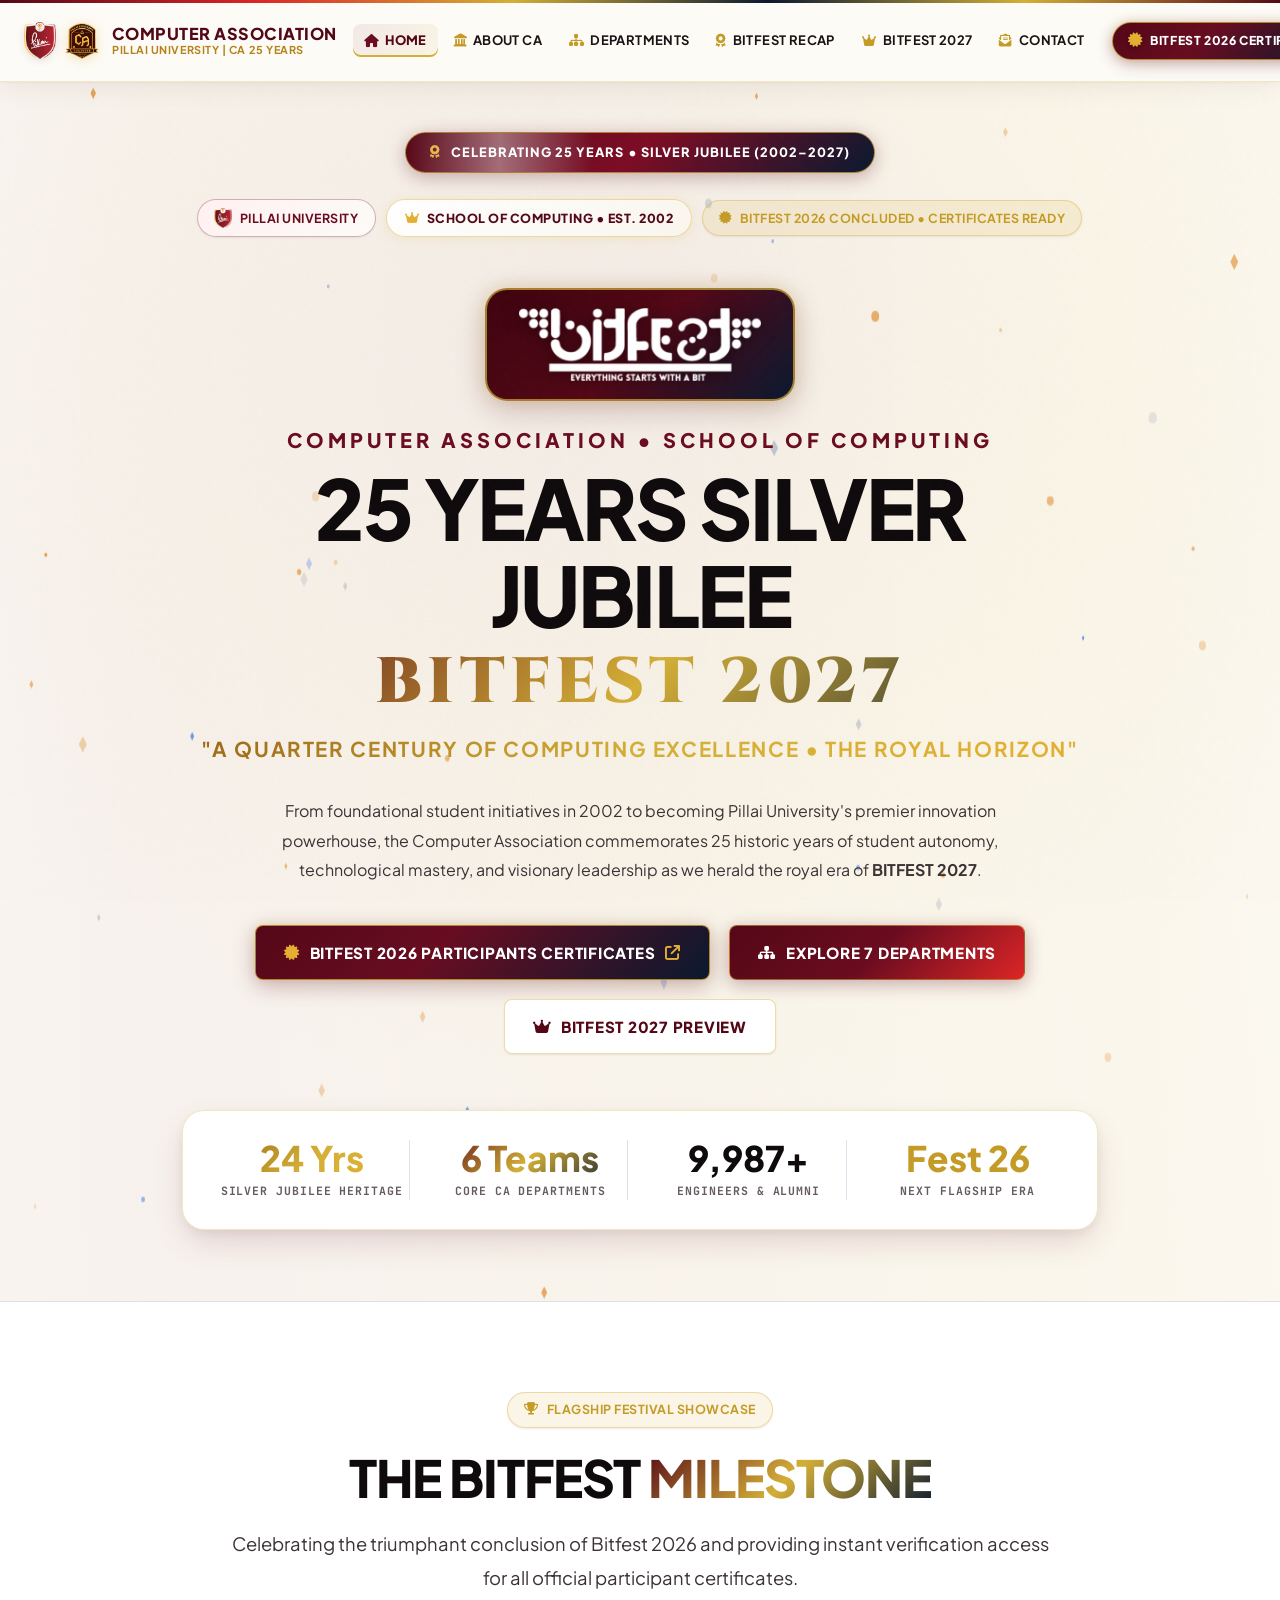
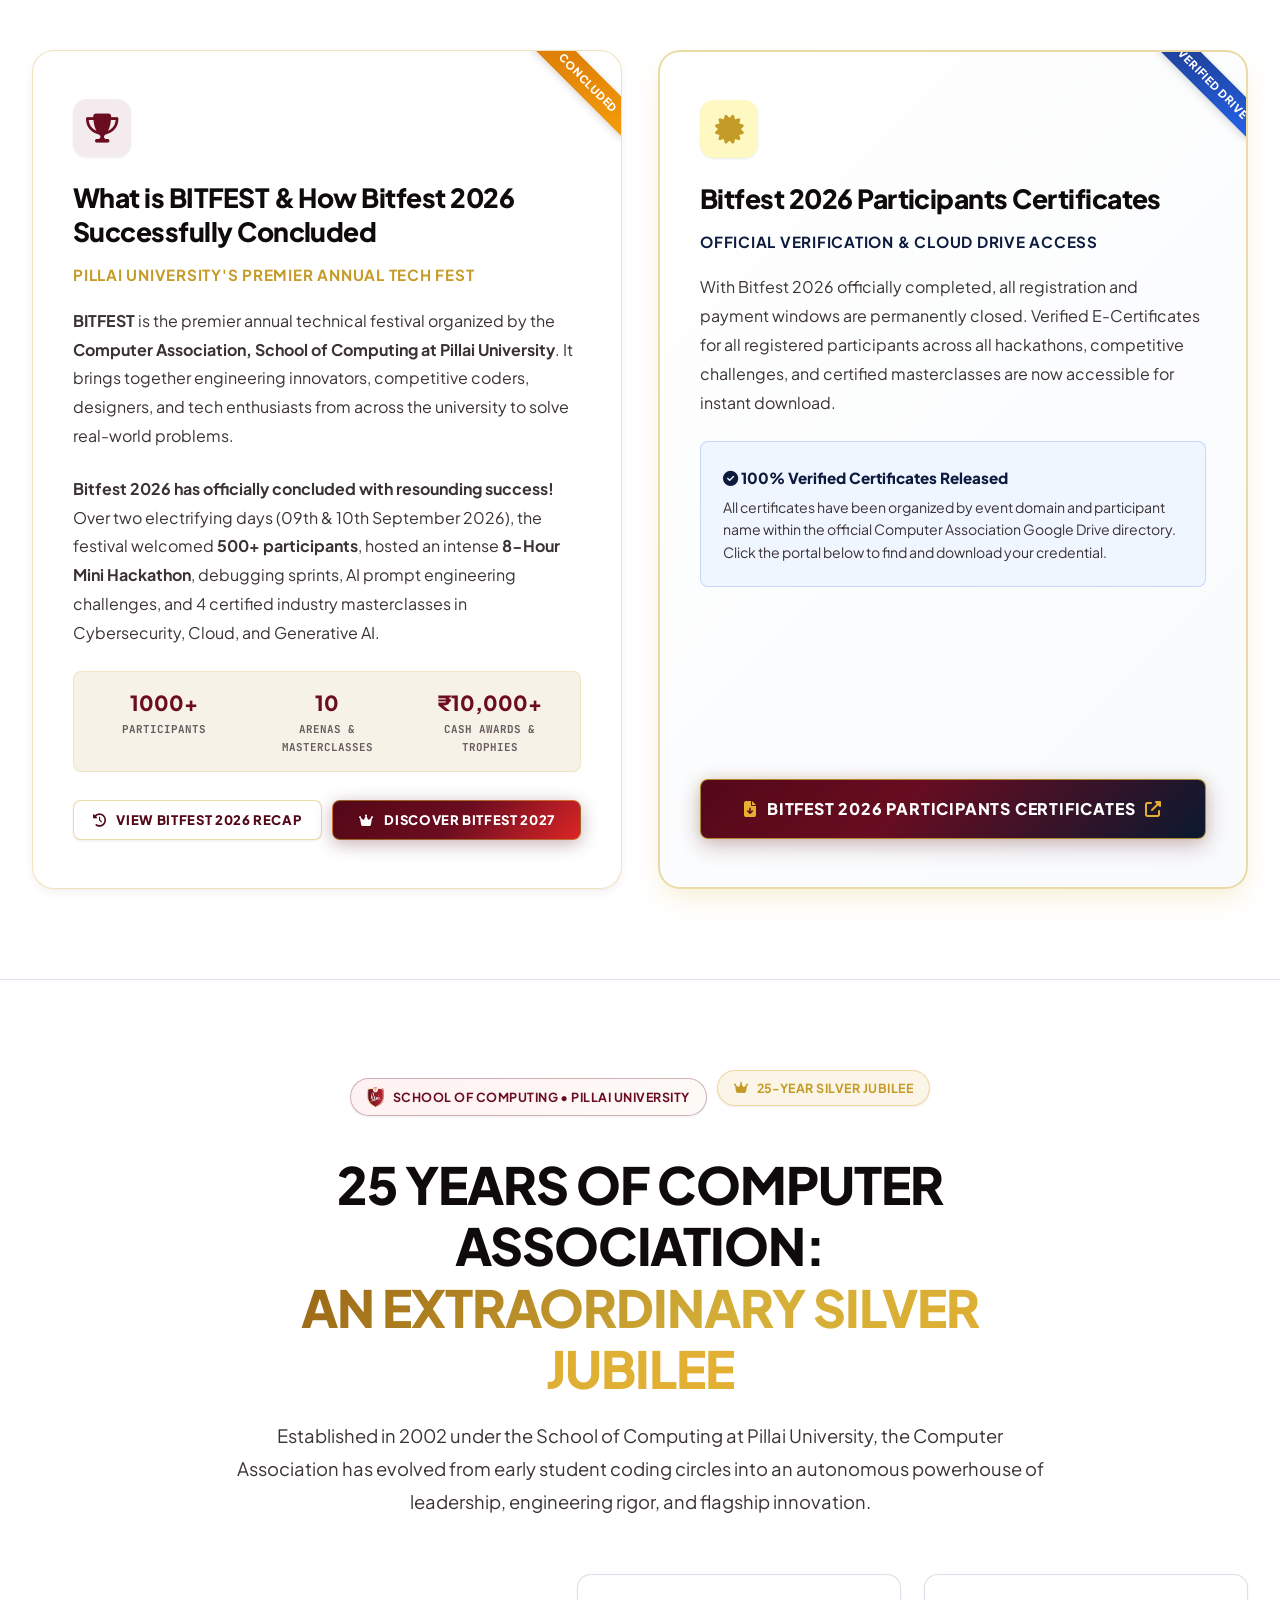
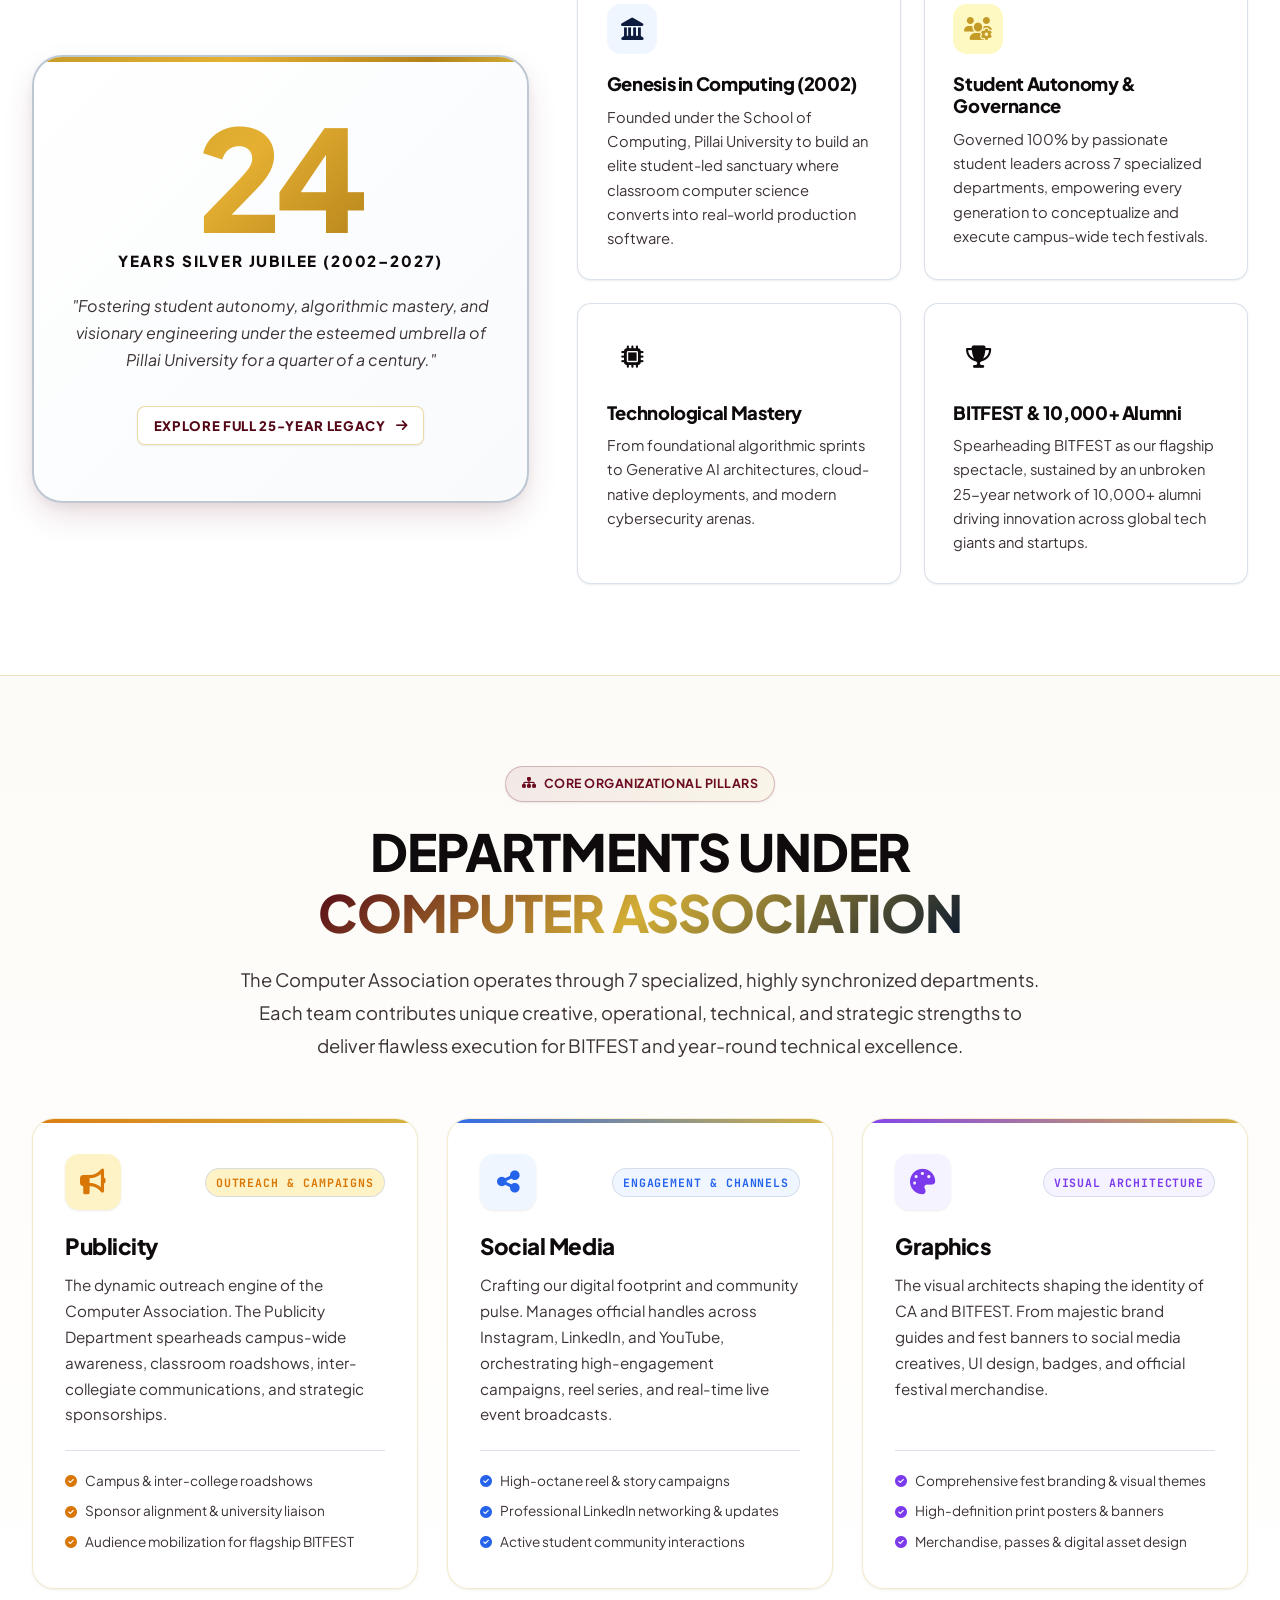
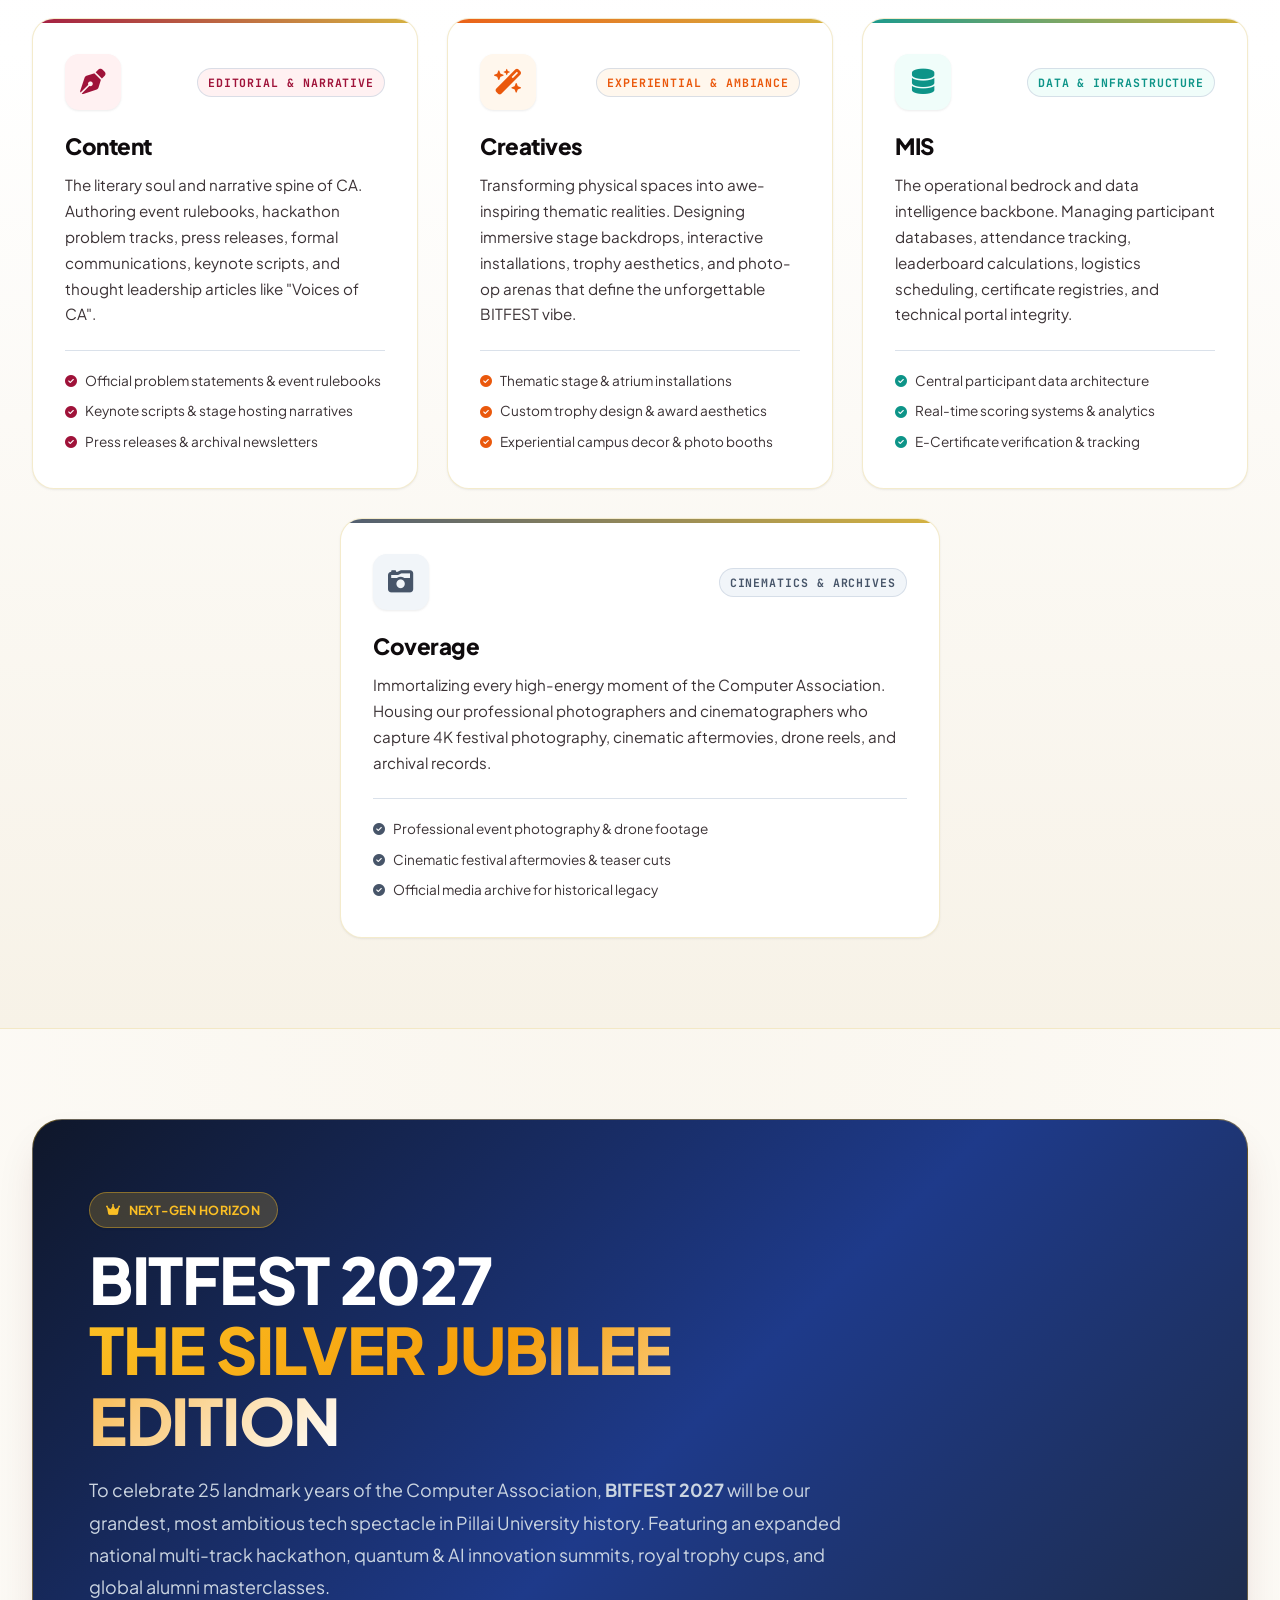
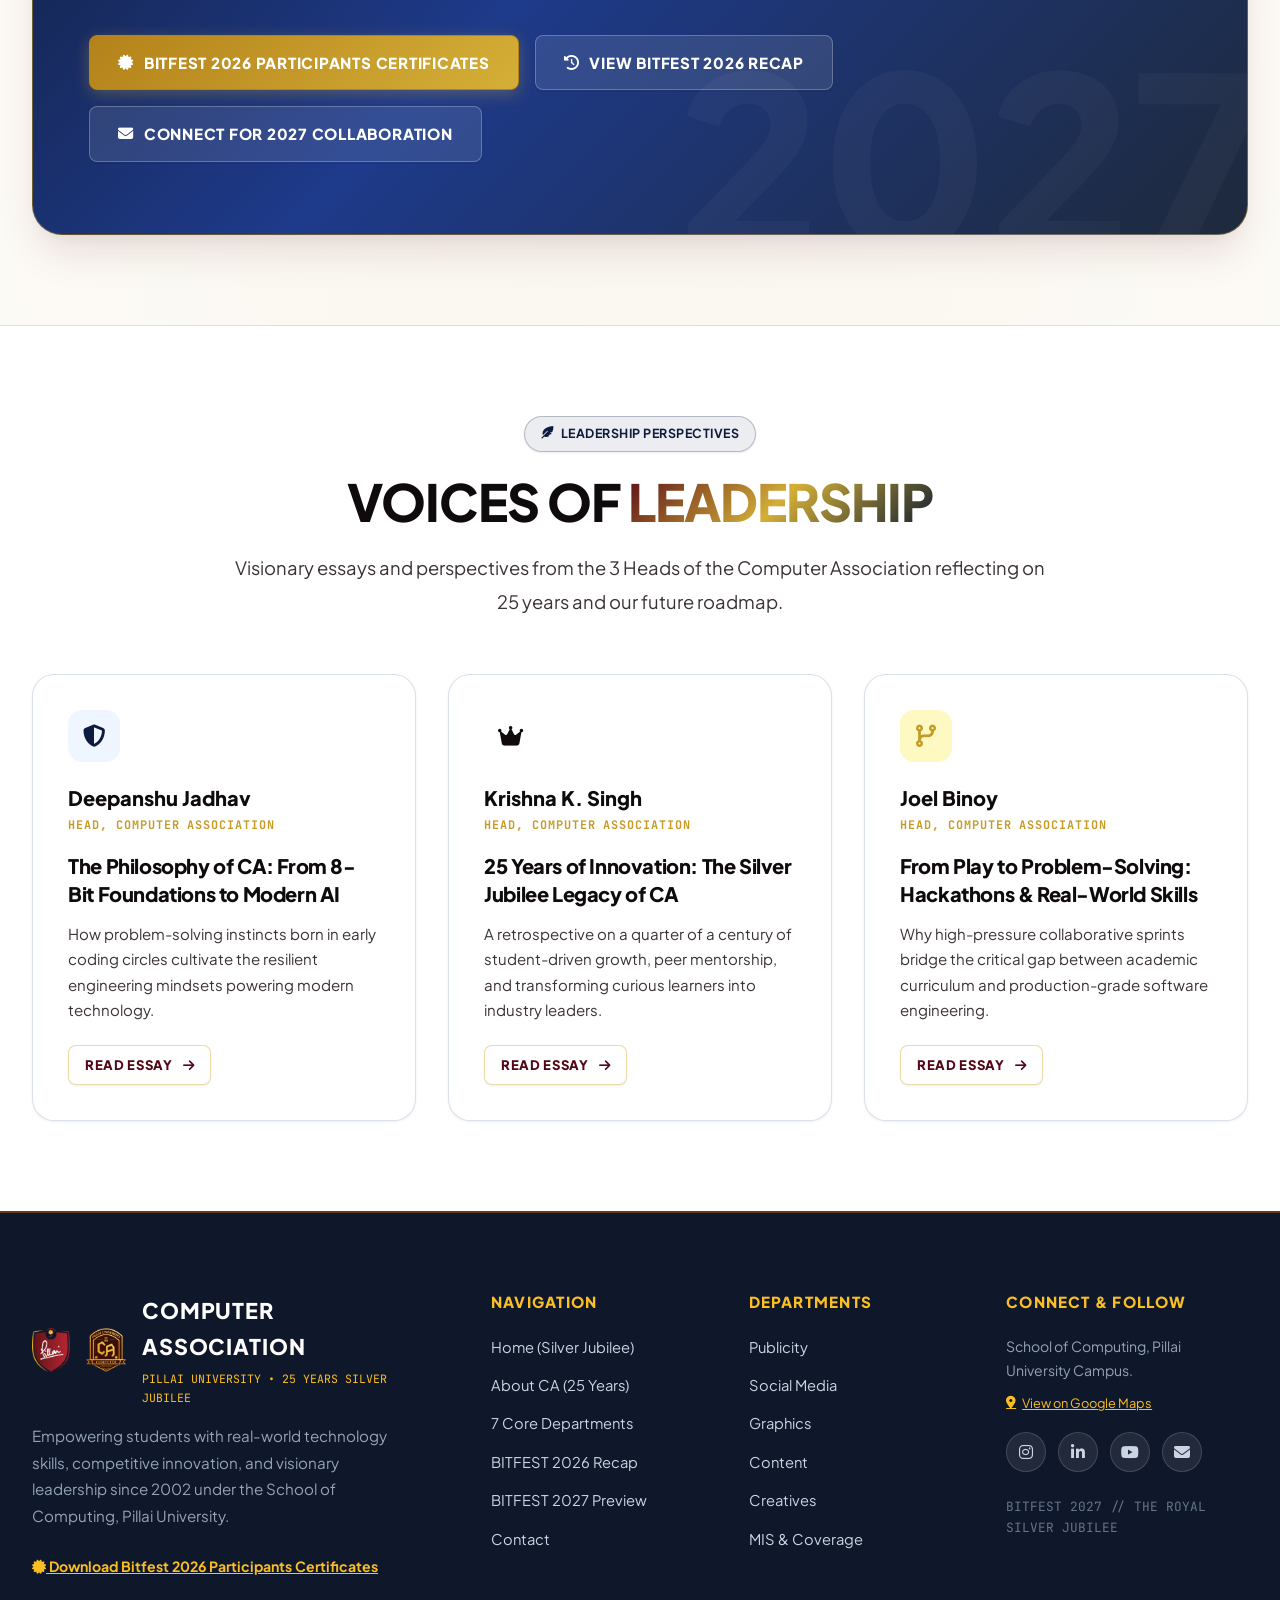
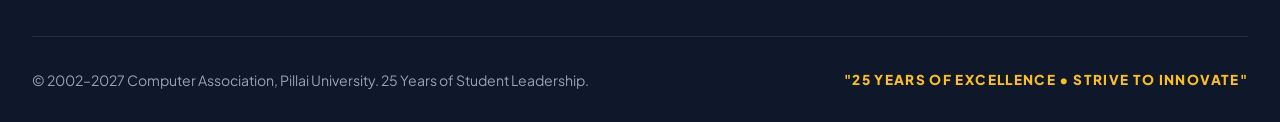
<file: index.html>
<!DOCTYPE html>
<html lang="en">

<head>
  <meta charset="UTF-8">
  <meta name="viewport" content="width=device-width, initial-scale=1.0">
  <title>Computer Association | 25 Years Silver Jubilee • BITFEST 2027</title>
  <meta name="description"
    content="Computer Association, School of Computing, Pillai University celebrates 25 Years Silver Jubilee (2002–2027). Explore our 7 core departments, BITFEST 2027, and download Bitfest 2026 participant certificates.">
  <meta name="keywords"
    content="Computer Association, Pillai University, School of Computing, Silver Jubilee, 25 Years, BITFEST 2027, BITFEST 2026 Certificates, Departments, Tech Fest">
  <meta name="author" content="Computer Association, Pillai University">

  <!-- Open Graph / Social Meta Tags -->
  <meta property="og:type" content="website">
  <meta property="og:title" content="Computer Association | 25 Years Silver Jubilee • BITFEST 2027">
  <meta property="og:description"
    content="Celebrating 25 Years Silver Jubilee of Innovation in School of Computing under Pillai University.">
  <meta property="og:image" content="assets/logo/ca-emblem.png">

  <!-- Favicon -->
  <link rel="icon" type="image/png" href="assets/logo/ca-emblem.png">

  <!-- Google Fonts & Font Awesome Icons -->
  <link rel="preconnect" href="https://fonts.googleapis.com">
  <link rel="preconnect" href="https://fonts.gstatic.com" crossorigin>
  <link rel="stylesheet" href="https://cdnjs.cloudflare.com/ajax/libs/font-awesome/6.5.1/css/all.min.css">
  <link rel="stylesheet" href="https://fonts.googleapis.com/css2?family=Cinzel:wght@600;700;800;900&family=JetBrains+Mono:wght@400;500;600;700&family=Plus+Jakarta+Sans:ital,wght@0,300;0,400;0,500;0,600;0,700;0,800;1,400;1,600&display=swap">

  <!-- Core & Animation Stylesheets -->
  <link rel="stylesheet" href="css/style.css">
  <link rel="stylesheet" href="css/animations.css">
  <link rel="stylesheet" href="css/responsive.css">
</head>

<body>

  <!-- Subtle Ambient Texture Overlay -->
  <div class="noise-overlay" aria-hidden="true"></div>

  <!-- Global Header & Navigation (Proper & Elegant) -->
  <header>
    <nav class="main-nav" id="mainNav" aria-label="Main Navigation">
      <div class="container nav-container">
        <!-- Dual Brand Identity with Subtitle Line -->
        <a href="index.html" class="nav-brand" aria-label="Computer Association Home">
          <div class="nav-brand-logos">
            <img src="assets/logo/pillai-logo.png" alt="Pillai University Shield" class="nav-logo-pillai">
            <img src="assets/logo/ca-emblem.png" alt="Computer Association Emblem" class="nav-logo-ca">
          </div>
          <div class="nav-brand-text">
            <span class="nav-brand-title">COMPUTER ASSOCIATION</span>
            <span class="nav-brand-sub">Pillai University | CA 25 Years</span>
          </div>
        </a>

        <ul class="nav-links" id="navLinks">
          <li><a href="index.html" class="nav-link active"><i class="fas fa-house"></i> HOME</a></li>
          <li><a href="about.html" class="nav-link"><i class="fas fa-landmark"></i> ABOUT CA</a></li>
          <li><a href="#departments" class="nav-link"><i class="fas fa-sitemap"></i> DEPARTMENTS</a></li>
          <li><a href="#bitfestOverview" class="nav-link"><i class="fas fa-award"></i> BITFEST RECAP</a></li>
          <li><a href="#bitfest2027" class="nav-link"><i class="fas fa-crown"></i> BITFEST 2027</a></li>
          <li><a href="contact.html" class="nav-link"><i class="fas fa-envelope-open-text"></i> CONTACT</a></li>
          <li class="mobile-only-cert">
            <a href="https://drive.google.com/drive/folders/1dmcq9ghw45XZvn7oZKkK8Ay9rswQZatS?usp=sharing" target="_blank"
              rel="noopener noreferrer" class="btn btn-royal-cert btn-sm" style="width: 100%; margin-top: 0.8rem; text-align: center;">
              <i class="fas fa-certificate"></i> BITFEST 2026 CERTIFICATES
            </a>
          </li>
        </ul>

        <!-- Right Side Nav Action: Direct Certificate Drive Link -->
        <div class="nav-cta-wrapper">
          <a href="https://drive.google.com/drive/folders/1dmcq9ghw45XZvn7oZKkK8Ay9rswQZatS?usp=sharing" target="_blank"
            rel="noopener noreferrer" class="cert-nav-badge" title="Download Bitfest 2026 Participants Certificates">
            <i class="fas fa-certificate"></i>
            <span>BITFEST 2026 CERTIFICATES</span>
          </a>

          <!-- Mobile Menu Hamburger -->
          <button class="mobile-toggle" id="mobileMenuToggle" aria-label="Toggle Navigation Menu">
            <span class="hamburger-line"></span>
            <span class="hamburger-line"></span>
            <span class="hamburger-line"></span>
          </button>
        </div>
      </div>
    </nav>
  </header>

  <main>
    <!-- HERO SECTION: 25 YEARS SILVER JUBILEE & BITFEST 2027 FOCUS -->
    <section class="hero-section" id="hero">
      <!-- Interactive Royal Celestial Canvas -->
      <canvas class="hero-canvas" id="heroArcadeCanvas"></canvas>

      <div class="container hero-content">
        <!-- Animated Opening Royal Ribbon -->
        <div class="royal-ribbon-banner">
          <i class="fas fa-award"></i>
          <span>CELEBRATING 25 YEARS • SILVER JUBILEE (2002–2027)</span>
        </div>

        <!-- Crest Badges -->
        <div class="hero-top-badges reveal-on-scroll">
          <span class="pillai-crest-badge">
            <img src="assets/logo/pillai-logo.png" alt="Pillai University Crest"> PILLAI UNIVERSITY
          </span>
          <span class="silver-jubilee-badge">
            <i class="fas fa-crown"></i> SCHOOL OF COMPUTING • EST. 2002
          </span>
          <a href="https://drive.google.com/drive/folders/1dmcq9ghw45XZvn7oZKkK8Ay9rswQZatS?usp=sharing" target="_blank"
            rel="noopener noreferrer" class="section-tag gold" style="margin: 0; text-decoration: none;">
            <i class="fas fa-certificate"></i> BITFEST 2026 CONCLUDED • CERTIFICATES READY
          </a>
        </div>

        <!-- Official CA Fest Emblem Presentation -->
        <div class="hero-fest-logo-wrap reveal-on-scroll">
          <img src="assets/logo/bitfest-logo.png" alt="BITFEST - Everything Starts with a Bit"
            class="hero-fest-logo-img">
        </div>

        <!-- Hero Typography -->
        <div class="hero-title-group reveal-on-scroll reveal-delay-1">
          <span class="hero-subheading">COMPUTER ASSOCIATION • SCHOOL OF COMPUTING</span>
          <h1 class="hero-main-title">25 YEARS SILVER JUBILEE</h1>
          <h2 class="hero-theme-title gradient-text-royal">BITFEST 2027</h2>
        </div>

        <p class="hero-slogan gradient-text-gold reveal-on-scroll reveal-delay-2">
          "A QUARTER CENTURY OF COMPUTING EXCELLENCE • THE ROYAL HORIZON"
        </p>

        <p class="hero-desc reveal-on-scroll reveal-delay-3">
          From foundational student initiatives in 2002 to becoming Pillai University's premier innovation powerhouse,
          the Computer Association commemorates 25 historic years of student autonomy, technological mastery, and
          visionary leadership as we herald the royal era of <strong>BITFEST 2027</strong>.
        </p>

        <!-- CTA Action Buttons -->
        <div class="hero-cta-group reveal-on-scroll reveal-delay-4">
          <a href="https://drive.google.com/drive/folders/1dmcq9ghw45XZvn7oZKkK8Ay9rswQZatS?usp=sharing" target="_blank"
            rel="noopener noreferrer" class="btn btn-royal-cert btn-shimmer">
            <i class="fas fa-certificate"></i> BITFEST 2026 PARTICIPANTS CERTIFICATES <i
              class="fas fa-arrow-up-right-from-square"></i>
          </a>
          <a href="#departments" class="btn btn-primary">
            <i class="fas fa-sitemap"></i> EXPLORE 7 DEPARTMENTS
          </a>
          <a href="#bitfest2027" class="btn btn-secondary">
            <i class="fas fa-crown"></i> BITFEST 2027 PREVIEW
          </a>
        </div>

        <!-- Telemetry Numbers Bar -->
        <div class="hero-telemetry-bar reveal-on-scroll">
          <div class="telemetry-item">
            <div class="telemetry-value gradient-text-gold" data-counter-target="25" data-counter-suffix=" Yrs">0</div>
            <div class="telemetry-label">Silver Jubilee Heritage</div>
          </div>
          <div class="telemetry-item">
            <div class="telemetry-value gradient-text-royal" data-counter-target="7" data-counter-suffix=" Teams">0
            </div>
            <div class="telemetry-label">Core CA Departments</div>
          </div>
          <div class="telemetry-item">
            <div class="telemetry-value" style="color: var(--royal-purple);" data-counter-target="10000"
              data-counter-suffix="+">0</div>
            <div class="telemetry-label">Engineers &amp; Alumni</div>
          </div>
          <div class="telemetry-item">
            <div class="telemetry-value" style="color: var(--royal-gold);" data-counter-target="27"
              data-counter-prefix="Fest ">0</div>
            <div class="telemetry-label">Next Flagship Era</div>
          </div>
        </div>
      </div>
    </section>

    <!-- BITFEST OVERVIEW & CERTIFICATES DUO SECTION -->
    <section class="section-spacing" id="bitfestOverview"
      style="background: #ffffff; border-top: 1px solid var(--border-subtle); border-bottom: 1px solid var(--border-subtle);">
      <div class="container">
        <div class="section-header">
          <span class="section-tag gold"><i class="fas fa-trophy"></i> FLAGSHIP FESTIVAL SHOWCASE</span>
          <h2 class="section-title">THE BITFEST <span class="gradient-text-royal">MILESTONE</span></h2>
          <p class="section-subtitle">
            Celebrating the triumphant conclusion of Bitfest 2026 and providing instant verification access for all
            official participant certificates.
          </p>
        </div>

        <div class="bitfest-duo-grid">
          <!-- CARD 1: WHAT IS BITFEST & HOW BITFEST 2026 SUCCESSFULLY CONCLUDED -->
          <div class="bitfest-overview-card tilt-card reveal-on-scroll">
            <div class="card-corner-ribbon">CONCLUDED</div>
            <div>
              <div class="card-top-icon">
                <i class="fas fa-trophy"></i>
              </div>
              <h3 class="bitfest-card-title">What is BITFEST &amp; How Bitfest 2026 Successfully Concluded</h3>
              <div class="bitfest-card-sub">Pillai University's Premier Annual Tech Fest</div>
              <p class="bitfest-card-text">
                <strong>BITFEST</strong> is the premier annual technical festival organized by the <strong>Computer
                  Association, School of Computing at Pillai University</strong>. It brings together engineering
                innovators, competitive coders, designers, and tech enthusiasts from across the university to solve
                real-world problems.
              </p>
              <p class="bitfest-card-text">
                <strong>Bitfest 2026 has officially concluded with resounding success!</strong> Over two electrifying
                days (09th &amp; 10th September 2026), the festival welcomed <strong>500+ participants</strong>, hosted
                an intense <strong>8-Hour Mini Hackathon</strong>, debugging sprints, AI prompt engineering challenges,
                and 4 certified industry masterclasses in Cybersecurity, Cloud, and Generative AI.
              </p>

              <!-- Success Stat Highlights -->
              <div class="bitfest-stats-row">
                <div class="bitfest-stat-item">
                  <div class="stat-num">1000+</div>
                  <div class="stat-lbl">Participants</div>
                </div>
                <div class="bitfest-stat-item">
                  <div class="stat-num">10</div>
                  <div class="stat-lbl">Arenas &amp; Masterclasses</div>
                </div>
                <div class="bitfest-stat-item">
                  <div class="stat-num">₹10,000+</div>
                  <div class="stat-lbl">Cash Awards &amp; Trophies</div>
                </div>
              </div>
            </div>

            <div style="display: flex; gap: 10px; flex-wrap: wrap;">
              <a href="bitfest-2026.html" class="btn btn-secondary btn-sm" style="flex: 1;">
                <i class="fas fa-clock-rotate-left"></i> VIEW BITFEST 2026 RECAP
              </a>
              <a href="#bitfest2027" class="btn btn-primary btn-sm" style="flex: 1;">
                <i class="fas fa-crown"></i> DISCOVER BITFEST 2027
              </a>
            </div>
          </div>

          <!-- CARD 2: BITFEST 2026 PARTICIPANTS CERTIFICATES -->
          <div class="certificate-hero-card tilt-card reveal-on-scroll reveal-delay-1">
            <div class="card-corner-ribbon royal">VERIFIED DRIVE</div>
            <div>
              <div class="card-top-icon" style="background: var(--royal-gold-light); color: var(--royal-gold);">
                <i class="fas fa-certificate"></i>
              </div>
              <h3 class="bitfest-card-title">Bitfest 2026 Participants Certificates</h3>
              <div class="bitfest-card-sub" style="color: var(--royal-blue);">Official Verification &amp; Cloud Drive
                Access</div>
              <p class="bitfest-card-text">
                With Bitfest 2026 officially completed, all registration and payment windows are permanently closed.
                Verified E-Certificates for all registered participants across all hackathons, competitive challenges,
                and certified masterclasses are now accessible for instant download.
              </p>

              <div
                style="background: var(--royal-blue-light); border: 1.5px solid rgba(37, 99, 235, 0.2); border-radius: var(--radius-sm); padding: 1.4rem; margin-bottom: 1.8rem;">
                <div
                  style="font-family: var(--font-heading); font-size: 0.95rem; font-weight: 800; color: var(--royal-blue); margin-bottom: 6px;">
                  <i class="fas fa-circle-check"></i> 100% Verified Certificates Released
                </div>
                <p style="font-size: 0.88rem; color: var(--text-secondary); margin: 0; line-height: 1.6;">
                  All certificates have been organized by event domain and participant name within the official Computer
                  Association Google Drive directory. Click the portal below to find and download your credential.
                </p>
              </div>
            </div>

            <div>
              <a href="https://drive.google.com/drive/folders/1dmcq9ghw45XZvn7oZKkK8Ay9rswQZatS?usp=sharing"
                target="_blank" rel="noopener noreferrer" class="btn btn-royal-cert btn-shimmer"
                style="width: 100%; text-align: center; justify-content: center; padding: 16px 24px; font-size: 1rem;">
                <i class="fas fa-file-arrow-down"></i> BITFEST 2026 PARTICIPANTS CERTIFICATES <i
                  class="fas fa-external-link-alt"></i>
              </a>
            </div>
          </div>
        </div>
      </div>
    </section>

    <!-- 25 YEARS OF CA: SILVER JUBILEE HERITAGE -->
    <section class="section-spacing" id="aboutLegacy" style="background: #ffffff;">
      <div class="container">
        <div class="section-header">
          <div class="hero-top-badges">
            <span class="pillai-crest-badge">
              <img src="assets/logo/pillai-logo.png" alt="Pillai University"> SCHOOL OF COMPUTING • PILLAI UNIVERSITY
            </span>
            <span class="section-tag gold"><i class="fas fa-crown"></i> 25-YEAR SILVER JUBILEE</span>
          </div>
          <h2 class="section-title">
            25 YEARS OF COMPUTER ASSOCIATION: <br>
            <span class="gradient-text-gold">AN EXTRAORDINARY SILVER JUBILEE</span>
          </h2>
          <p class="section-subtitle">
            Established in 2002 under the School of Computing at Pillai University, the Computer Association has evolved
            from early student coding circles into an autonomous powerhouse of leadership, engineering rigor, and
            flagship innovation.
          </p>
        </div>

        <div class="journey-showcase-grid">
          <!-- Big 25 Animated Silver Jubilee Box -->
          <div class="legacy-badge-box tilt-card reveal-on-scroll">
            <div class="big-number-25" data-counter-target="25">25</div>
            <div class="big-number-sub">YEARS SILVER JUBILEE (2002–2027)</div>
            <p class="legacy-quote">
              "Fostering student autonomy, algorithmic mastery, and visionary engineering under the esteemed umbrella of
              Pillai University for a quarter of a century."
            </p>
            <div style="margin-top: 2rem;">
              <a href="about.html" class="btn btn-secondary btn-sm">
                EXPLORE FULL 25-YEAR LEGACY <i class="fas fa-arrow-right"></i>
              </a>
            </div>
          </div>

          <!-- 4 Journey Pillar Cards Grid -->
          <div class="journey-cards-grid reveal-on-scroll reveal-delay-1">
            <!-- Journey Card 1 -->
            <div class="journey-card">
              <div class="journey-card-icon">
                <i class="fas fa-landmark"></i>
              </div>
              <h3 class="journey-card-title">Genesis in Computing (2002)</h3>
              <p class="journey-card-desc">
                Founded under the School of Computing, Pillai University to build an elite student-led sanctuary where
                classroom computer science converts into real-world production software.
              </p>
            </div>

            <!-- Journey Card 2 -->
            <div class="journey-card gold">
              <div class="journey-card-icon">
                <i class="fas fa-users-gear"></i>
              </div>
              <h3 class="journey-card-title">Student Autonomy &amp; Governance</h3>
              <p class="journey-card-desc">
                Governed 100% by passionate student leaders across 7 specialized departments, empowering every
                generation to conceptualize and execute campus-wide tech festivals.
              </p>
            </div>

            <!-- Journey Card 3 -->
            <div class="journey-card purple">
              <div class="journey-card-icon">
                <i class="fas fa-microchip"></i>
              </div>
              <h3 class="journey-card-title">Technological Mastery</h3>
              <p class="journey-card-desc">
                From foundational algorithmic sprints to Generative AI architectures, cloud-native deployments, and
                modern cybersecurity arenas.
              </p>
            </div>

            <!-- Journey Card 4 -->
            <div class="journey-card emerald">
              <div class="journey-card-icon">
                <i class="fas fa-trophy"></i>
              </div>
              <h3 class="journey-card-title">BITFEST &amp; 10,000+ Alumni</h3>
              <p class="journey-card-desc">
                Spearheading BITFEST as our flagship spectacle, sustained by an unbroken 25-year network of 10,000+
                alumni driving innovation across global tech giants and startups.
              </p>
            </div>
          </div>
        </div>
      </div>
    </section>

    <!-- DEPARTMENTS UNDER COMPUTER ASSOCIATION (HIGHLIGHTED SECTION) -->
    <section class="section-spacing departments-section" id="departments">
      <div class="container">
        <div class="section-header">
          <span class="section-tag"><i class="fas fa-sitemap"></i> CORE ORGANIZATIONAL PILLARS</span>
          <h2 class="section-title">DEPARTMENTS UNDER <br><span class="gradient-text-royal">COMPUTER ASSOCIATION</span>
          </h2>
          <p class="section-subtitle">
            The Computer Association operates through 7 specialized, highly synchronized departments. Each team
            contributes unique creative, operational, technical, and strategic strengths to deliver flawless execution
            for BITFEST and year-round technical excellence.
          </p>
        </div>

        <div class="departments-grid">
          <!-- 1. Publicity -->
          <div class="dept-card dept-publicity reveal-on-scroll">
            <div class="dept-header">
              <div class="dept-icon-box">
                <i class="fas fa-bullhorn"></i>
              </div>
              <span class="dept-badge">OUTREACH &amp; CAMPAIGNS</span>
            </div>
            <h3 class="dept-title">Publicity</h3>
            <p class="dept-desc">
              The dynamic outreach engine of the Computer Association. The Publicity Department spearheads campus-wide
              awareness, classroom roadshows, inter-collegiate communications, and strategic sponsorships.
            </p>
            <ul class="dept-highlights-list">
              <li><i class="fas fa-check-circle"></i> Campus &amp; inter-college roadshows</li>
              <li><i class="fas fa-check-circle"></i> Sponsor alignment &amp; university liaison</li>
              <li><i class="fas fa-check-circle"></i> Audience mobilization for flagship BITFEST</li>
            </ul>
          </div>

          <!-- 2. Social Media -->
          <div class="dept-card dept-social reveal-on-scroll reveal-delay-1">
            <div class="dept-header">
              <div class="dept-icon-box">
                <i class="fas fa-share-nodes"></i>
              </div>
              <span class="dept-badge">ENGAGEMENT &amp; CHANNELS</span>
            </div>
            <h3 class="dept-title">Social Media</h3>
            <p class="dept-desc">
              Crafting our digital footprint and community pulse. Manages official handles across Instagram, LinkedIn,
              and YouTube, orchestrating high-engagement campaigns, reel series, and real-time live event broadcasts.
            </p>
            <ul class="dept-highlights-list">
              <li><i class="fas fa-check-circle"></i> High-octane reel &amp; story campaigns</li>
              <li><i class="fas fa-check-circle"></i> Professional LinkedIn networking &amp; updates</li>
              <li><i class="fas fa-check-circle"></i> Active student community interactions</li>
            </ul>
          </div>

          <!-- 3. Graphics -->
          <div class="dept-card dept-graphics reveal-on-scroll reveal-delay-2">
            <div class="dept-header">
              <div class="dept-icon-box">
                <i class="fas fa-palette"></i>
              </div>
              <span class="dept-badge">VISUAL ARCHITECTURE</span>
            </div>
            <h3 class="dept-title">Graphics</h3>
            <p class="dept-desc">
              The visual architects shaping the identity of CA and BITFEST. From majestic brand guides and fest banners
              to social media creatives, UI design, badges, and official festival merchandise.
            </p>
            <ul class="dept-highlights-list">
              <li><i class="fas fa-check-circle"></i> Comprehensive fest branding &amp; visual themes</li>
              <li><i class="fas fa-check-circle"></i> High-definition print posters &amp; banners</li>
              <li><i class="fas fa-check-circle"></i> Merchandise, passes &amp; digital asset design</li>
            </ul>
          </div>

          <!-- 4. Content -->
          <div class="dept-card dept-content reveal-on-scroll">
            <div class="dept-header">
              <div class="dept-icon-box">
                <i class="fas fa-pen-nib"></i>
              </div>
              <span class="dept-badge">EDITORIAL &amp; NARRATIVE</span>
            </div>
            <h3 class="dept-title">Content</h3>
            <p class="dept-desc">
              The literary soul and narrative spine of CA. Authoring event rulebooks, hackathon problem tracks, press
              releases, formal communications, keynote scripts, and thought leadership articles like "Voices of CA".
            </p>
            <ul class="dept-highlights-list">
              <li><i class="fas fa-check-circle"></i> Official problem statements &amp; event rulebooks</li>
              <li><i class="fas fa-check-circle"></i> Keynote scripts &amp; stage hosting narratives</li>
              <li><i class="fas fa-check-circle"></i> Press releases &amp; archival newsletters</li>
            </ul>
          </div>

          <!-- 5. Creatives -->
          <div class="dept-card dept-creatives reveal-on-scroll reveal-delay-1">
            <div class="dept-header">
              <div class="dept-icon-box">
                <i class="fas fa-wand-magic-sparkles"></i>
              </div>
              <span class="dept-badge">EXPERIENTIAL &amp; AMBIANCE</span>
            </div>
            <h3 class="dept-title">Creatives</h3>
            <p class="dept-desc">
              Transforming physical spaces into awe-inspiring thematic realities. Designing immersive stage backdrops,
              interactive installations, trophy aesthetics, and photo-op arenas that define the unforgettable BITFEST
              vibe.
            </p>
            <ul class="dept-highlights-list">
              <li><i class="fas fa-check-circle"></i> Thematic stage &amp; atrium installations</li>
              <li><i class="fas fa-check-circle"></i> Custom trophy design &amp; award aesthetics</li>
              <li><i class="fas fa-check-circle"></i> Experiential campus decor &amp; photo booths</li>
            </ul>
          </div>

          <!-- 6. MIS (Management Information Systems) -->
          <div class="dept-card dept-mis reveal-on-scroll reveal-delay-2">
            <div class="dept-header">
              <div class="dept-icon-box">
                <i class="fas fa-database"></i>
              </div>
              <span class="dept-badge">DATA &amp; INFRASTRUCTURE</span>
            </div>
            <h3 class="dept-title">MIS</h3>
            <p class="dept-desc">
              The operational bedrock and data intelligence backbone. Managing participant databases, attendance
              tracking, leaderboard calculations, logistics scheduling, certificate registries, and technical portal
              integrity.
            </p>
            <ul class="dept-highlights-list">
              <li><i class="fas fa-check-circle"></i> Central participant data architecture</li>
              <li><i class="fas fa-check-circle"></i> Real-time scoring systems &amp; analytics</li>
              <li><i class="fas fa-check-circle"></i> E-Certificate verification &amp; tracking</li>
            </ul>
          </div>

          <!-- 7. Coverage -->
          <div class="dept-card dept-coverage reveal-on-scroll"
            style="grid-column: 1 / -1; max-width: 600px; margin: 0 auto; width: 100%;">
            <div class="dept-header">
              <div class="dept-icon-box">
                <i class="fas fa-camera-retro"></i>
              </div>
              <span class="dept-badge">CINEMATICS &amp; ARCHIVES</span>
            </div>
            <h3 class="dept-title">Coverage</h3>
            <p class="dept-desc">
              Immortalizing every high-energy moment of the Computer Association. Housing our professional photographers
              and cinematographers who capture 4K festival photography, cinematic aftermovies, drone reels, and archival
              records.
            </p>
            <ul class="dept-highlights-list">
              <li><i class="fas fa-check-circle"></i> Professional event photography &amp; drone footage</li>
              <li><i class="fas fa-check-circle"></i> Cinematic festival aftermovies &amp; teaser cuts</li>
              <li><i class="fas fa-check-circle"></i> Official media archive for historical legacy</li>
            </ul>
          </div>
        </div>
      </div>
    </section>

    <!-- BITFEST 2027: THE ROYAL SILVER JUBILEE ERA -->
    <section class="section-spacing" id="bitfest2027">
      <div class="container">
        <div class="bitfest2027-banner reveal-on-scroll">
          <div class="bitfest2027-content">
            <span class="section-tag"
              style="background: rgba(251, 191, 36, 0.2); color: #fbbf24; border-color: rgba(251, 191, 36, 0.4); margin-bottom: 1rem;">
              <i class="fas fa-crown"></i> NEXT-GEN HORIZON
            </span>
            <h2 class="bitfest2027-title">
              BITFEST 2027 <br>
              <span
                style="background: linear-gradient(135deg, #fbbf24, #f59e0b, #ffffff); -webkit-background-clip: text; -webkit-text-fill-color: transparent;">THE
                SILVER JUBILEE EDITION</span>
            </h2>
            <p class="bitfest2027-desc">
              To celebrate 25 landmark years of the Computer Association, <strong>BITFEST 2027</strong> will be our
              grandest, most ambitious tech spectacle in Pillai University history. Featuring an expanded national
              multi-track hackathon, quantum &amp; AI innovation summits, royal trophy cups, and global alumni
              masterclasses.
            </p>

            <div style="display: flex; gap: 1rem; flex-wrap: wrap;">
              <a href="https://drive.google.com/drive/folders/1dmcq9ghw45XZvn7oZKkK8Ay9rswQZatS?usp=sharing"
                target="_blank" rel="noopener noreferrer" class="btn btn-gold btn-shimmer">
                <i class="fas fa-certificate"></i> BITFEST 2026 PARTICIPANTS CERTIFICATES
              </a>
              <a href="bitfest-2026.html" class="btn btn-secondary"
                style="background: rgba(255,255,255,0.1); color: #fff; border-color: rgba(255,255,255,0.25);">
                <i class="fas fa-clock-rotate-left"></i> VIEW BITFEST 2026 RECAP
              </a>
              <a href="contact.html" class="btn btn-secondary"
                style="background: rgba(255,255,255,0.1); color: #fff; border-color: rgba(255,255,255,0.25);">
                <i class="fas fa-envelope"></i> CONNECT FOR 2027 COLLABORATION
              </a>
            </div>
          </div>
        </div>
      </div>
    </section>

    <!-- VOICES OF LEADERSHIP (3 HEADS) -->
    <section class="section-spacing" id="voicesOfLeadership"
      style="background: #ffffff; border-top: 1px solid var(--border-subtle);">
      <div class="container">
        <div class="section-header">
          <span class="section-tag purple"><i class="fas fa-feather-pointed"></i> LEADERSHIP PERSPECTIVES</span>
          <h2 class="section-title">VOICES OF <span class="gradient-text-royal">LEADERSHIP</span></h2>
          <p class="section-subtitle">Visionary essays and perspectives from the 3 Heads of the Computer Association
            reflecting on 25 years and our future roadmap.</p>
        </div>

        <div class="articles-grid">
          <!-- Article 1 (Head 1) -->
          <article class="article-card tilt-card reveal-on-scroll">
            <div class="author-monogram-badge">
              <i class="fas fa-shield-halved"></i>
            </div>
            <div>
              <div class="author-name">Deepanshu Jadhav</div>
              <div class="author-role">HEAD, COMPUTER ASSOCIATION</div>
            </div>
            <div style="flex: 1; display: flex; flex-direction: column; justify-content: space-between;">
              <div>
                <h3 class="article-card-title">The Philosophy of CA: From 8-Bit Foundations to Modern AI</h3>
                <p class="article-excerpt">
                  How problem-solving instincts born in early coding circles cultivate the resilient engineering
                  mindsets powering modern technology.
                </p>
              </div>
              <a href="articles/article-1.html" class="btn btn-secondary btn-sm" style="align-self: flex-start;">
                READ ESSAY <i class="fas fa-arrow-right"></i>
              </a>
            </div>
          </article>

          <!-- Article 2 (Head 2) -->
          <article class="article-card tilt-card reveal-on-scroll reveal-delay-1">
            <div class="author-monogram-badge magenta">
              <i class="fas fa-crown"></i>
            </div>
            <div>
              <div class="author-name">Krishna K. Singh</div>
              <div class="author-role">HEAD, COMPUTER ASSOCIATION</div>
            </div>
            <div style="flex: 1; display: flex; flex-direction: column; justify-content: space-between;">
              <div>
                <h3 class="article-card-title">25 Years of Innovation: The Silver Jubilee Legacy of CA</h3>
                <p class="article-excerpt">
                  A retrospective on a quarter of a century of student-driven growth, peer mentorship, and transforming
                  curious learners into industry leaders.
                </p>
              </div>
              <a href="articles/article-2.html" class="btn btn-secondary btn-sm" style="align-self: flex-start;">
                READ ESSAY <i class="fas fa-arrow-right"></i>
              </a>
            </div>
          </article>

          <!-- Article 3 (Head 3) -->
          <article class="article-card tilt-card reveal-on-scroll reveal-delay-2">
            <div class="author-monogram-badge gold">
              <i class="fas fa-code-branch"></i>
            </div>
            <div>
              <div class="author-name">Joel Binoy</div>
              <div class="author-role">HEAD, COMPUTER ASSOCIATION</div>
            </div>
            <div style="flex: 1; display: flex; flex-direction: column; justify-content: space-between;">
              <div>
                <h3 class="article-card-title">From Play to Problem-Solving: Hackathons &amp; Real-World Skills</h3>
                <p class="article-excerpt">
                  Why high-pressure collaborative sprints bridge the critical gap between academic curriculum and
                  production-grade software engineering.
                </p>
              </div>
              <a href="articles/article-3.html" class="btn btn-secondary btn-sm" style="align-self: flex-start;">
                READ ESSAY <i class="fas fa-arrow-right"></i>
              </a>
            </div>
          </article>
        </div>
      </div>
    </section>
  </main>

  <!-- GLOBAL FOOTER -->
  <footer class="site-footer">
    <div class="container">
      <div class="footer-top-grid">
        <!-- Brand Summary -->
        <div class="footer-col">
          <div style="display: flex; align-items: center; gap: 14px; margin-bottom: 1rem;">
            <img src="assets/logo/pillai-logo.png" alt="Pillai University Shield" style="width: 38px; height: auto;">
            <img src="assets/logo/ca-emblem.png" alt="CA Emblem" style="width: 44px; height: 44px;">
            <div>
              <div class="footer-brand-title">COMPUTER ASSOCIATION</div>
              <div style="font-family: var(--font-mono); font-size: 0.72rem; color: #fbbf24;">
                PILLAI UNIVERSITY • 25 YEARS SILVER JUBILEE
              </div>
            </div>
          </div>
          <p class="footer-brand-desc">
            Empowering students with real-world technology skills, competitive innovation, and visionary leadership
            since 2002 under the School of Computing, Pillai University.
          </p>
          <div style="margin-top: 1rem;">
            <a href="https://drive.google.com/drive/folders/1dmcq9ghw45XZvn7oZKkK8Ay9rswQZatS?usp=sharing"
              target="_blank" rel="noopener noreferrer"
              style="color: #fbbf24; font-family: var(--font-heading); font-size: 0.88rem; font-weight: 700; text-decoration: underline;">
              <i class="fas fa-certificate"></i> Download Bitfest 2026 Participants Certificates
            </a>
          </div>
        </div>

        <!-- Quick Links -->
        <div class="footer-col">
          <h4 class="footer-col-title">Navigation</h4>
          <ul class="footer-links-list">
            <li><a href="index.html" class="footer-link">Home (Silver Jubilee)</a></li>
            <li><a href="about.html" class="footer-link">About CA (25 Years)</a></li>
            <li><a href="#departments" class="footer-link">7 Core Departments</a></li>
            <li><a href="#bitfestOverview" class="footer-link">BITFEST 2026 Recap</a></li>
            <li><a href="#bitfest2027" class="footer-link">BITFEST 2027 Preview</a></li>
            <li><a href="contact.html" class="footer-link">Contact</a></li>
          </ul>
        </div>

        <!-- CA Departments -->
        <div class="footer-col">
          <h4 class="footer-col-title">Departments</h4>
          <ul class="footer-links-list">
            <li><a href="#departments" class="footer-link">Publicity</a></li>
            <li><a href="#departments" class="footer-link">Social Media</a></li>
            <li><a href="#departments" class="footer-link">Graphics</a></li>
            <li><a href="#departments" class="footer-link">Content</a></li>
            <li><a href="#departments" class="footer-link">Creatives</a></li>
            <li><a href="#departments" class="footer-link">MIS &amp; Coverage</a></li>
          </ul>
        </div>

        <!-- Connect & Socials -->
        <div class="footer-col">
          <h4 class="footer-col-title">Connect &amp; Follow</h4>
          <p style="font-size: 0.88rem; color: #94a3b8; margin-bottom: 0.35rem;">
            School of Computing, Pillai University Campus.
          </p>
          <a href="https://maps.app.goo.gl/jk42DVShTvpNgkVe8" target="_blank" rel="noopener noreferrer" style="display: inline-flex; align-items: center; gap: 6px; font-size: 0.8rem; color: #fbbf24; text-decoration: underline; margin-bottom: 1.1rem;">
            <i class="fas fa-location-dot"></i> View on Google Maps
          </a>
          <div style="display: flex; gap: 12px; margin-bottom: 1.5rem;">
            <a href="https://www.instagram.com/computerassociation" target="_blank" rel="noopener noreferrer"
              class="social-icon-btn" title="Instagram"><i class="fab fa-instagram"></i></a>
            <a href="https://www.linkedin.com/company/pillaiuniversity-ca/" target="_blank" rel="noopener noreferrer"
              class="social-icon-btn" title="LinkedIn"><i class="fab fa-linkedin-in"></i></a>
            <a href="https://youtube.com/@computerassociation-mes" target="_blank" rel="noopener noreferrer"
              class="social-icon-btn" title="YouTube"><i class="fab fa-youtube"></i></a>
            <a href="mailto:pillaiuniversity.ca@gmail.com" class="social-icon-btn" title="Email Us"><i
                class="fas fa-envelope"></i></a>
          </div>
          <div style="font-size: 0.8rem; color: #64748b; font-family: var(--font-mono);">
            BITFEST 2027 // THE ROYAL SILVER JUBILEE
          </div>
        </div>
      </div>

      <!-- Bottom Bar -->
      <div class="footer-bottom-bar">
        <div class="copyright-text">
          &copy; 2002–2027 Computer Association, Pillai University. 25 Years of Student Leadership.
        </div>
        <div class="arcade-motto-tag">
          "25 YEARS OF EXCELLENCE • STRIVE TO INNOVATE"
        </div>
      </div>
    </div>
  </footer>

  <!-- Scripts -->
  <script src="js/main.js"></script>
  <script src="js/arcade.js"></script>
  <script src="js/animations.js"></script>
</body>

</html>
</file>
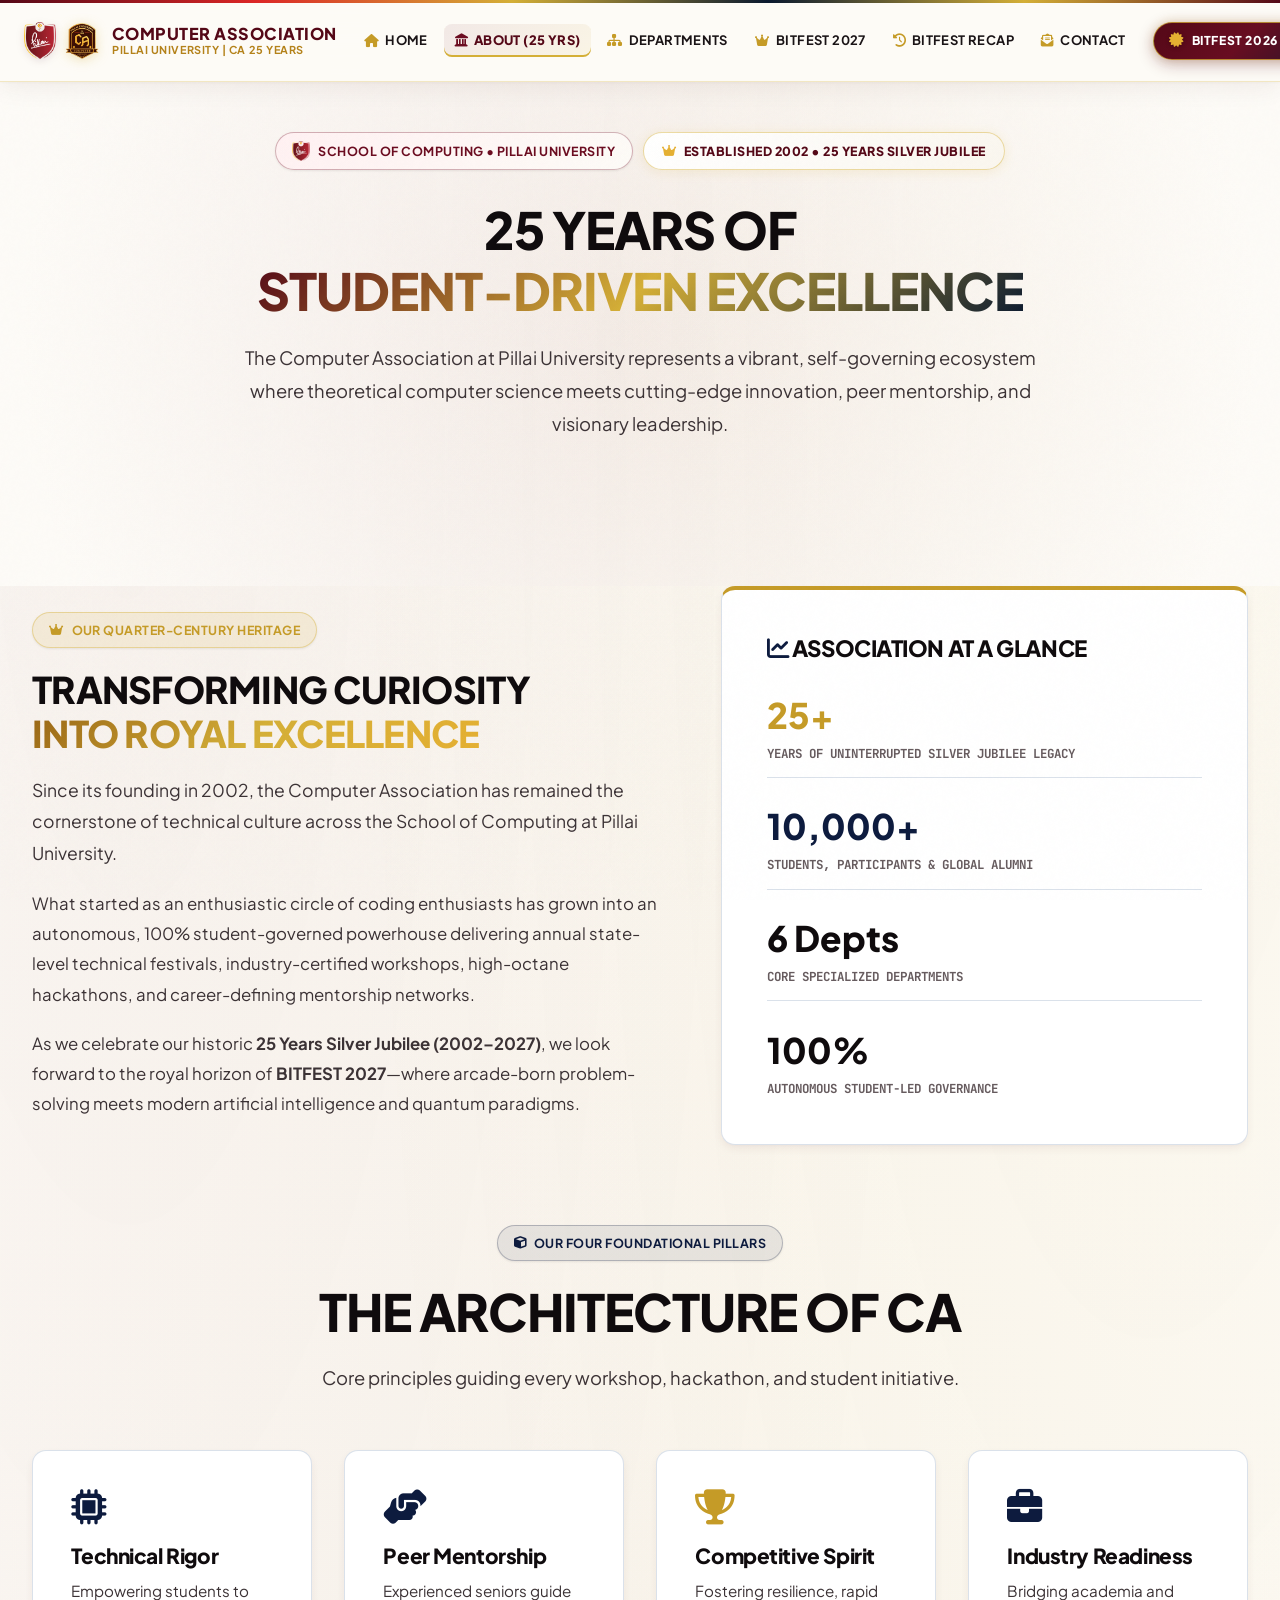
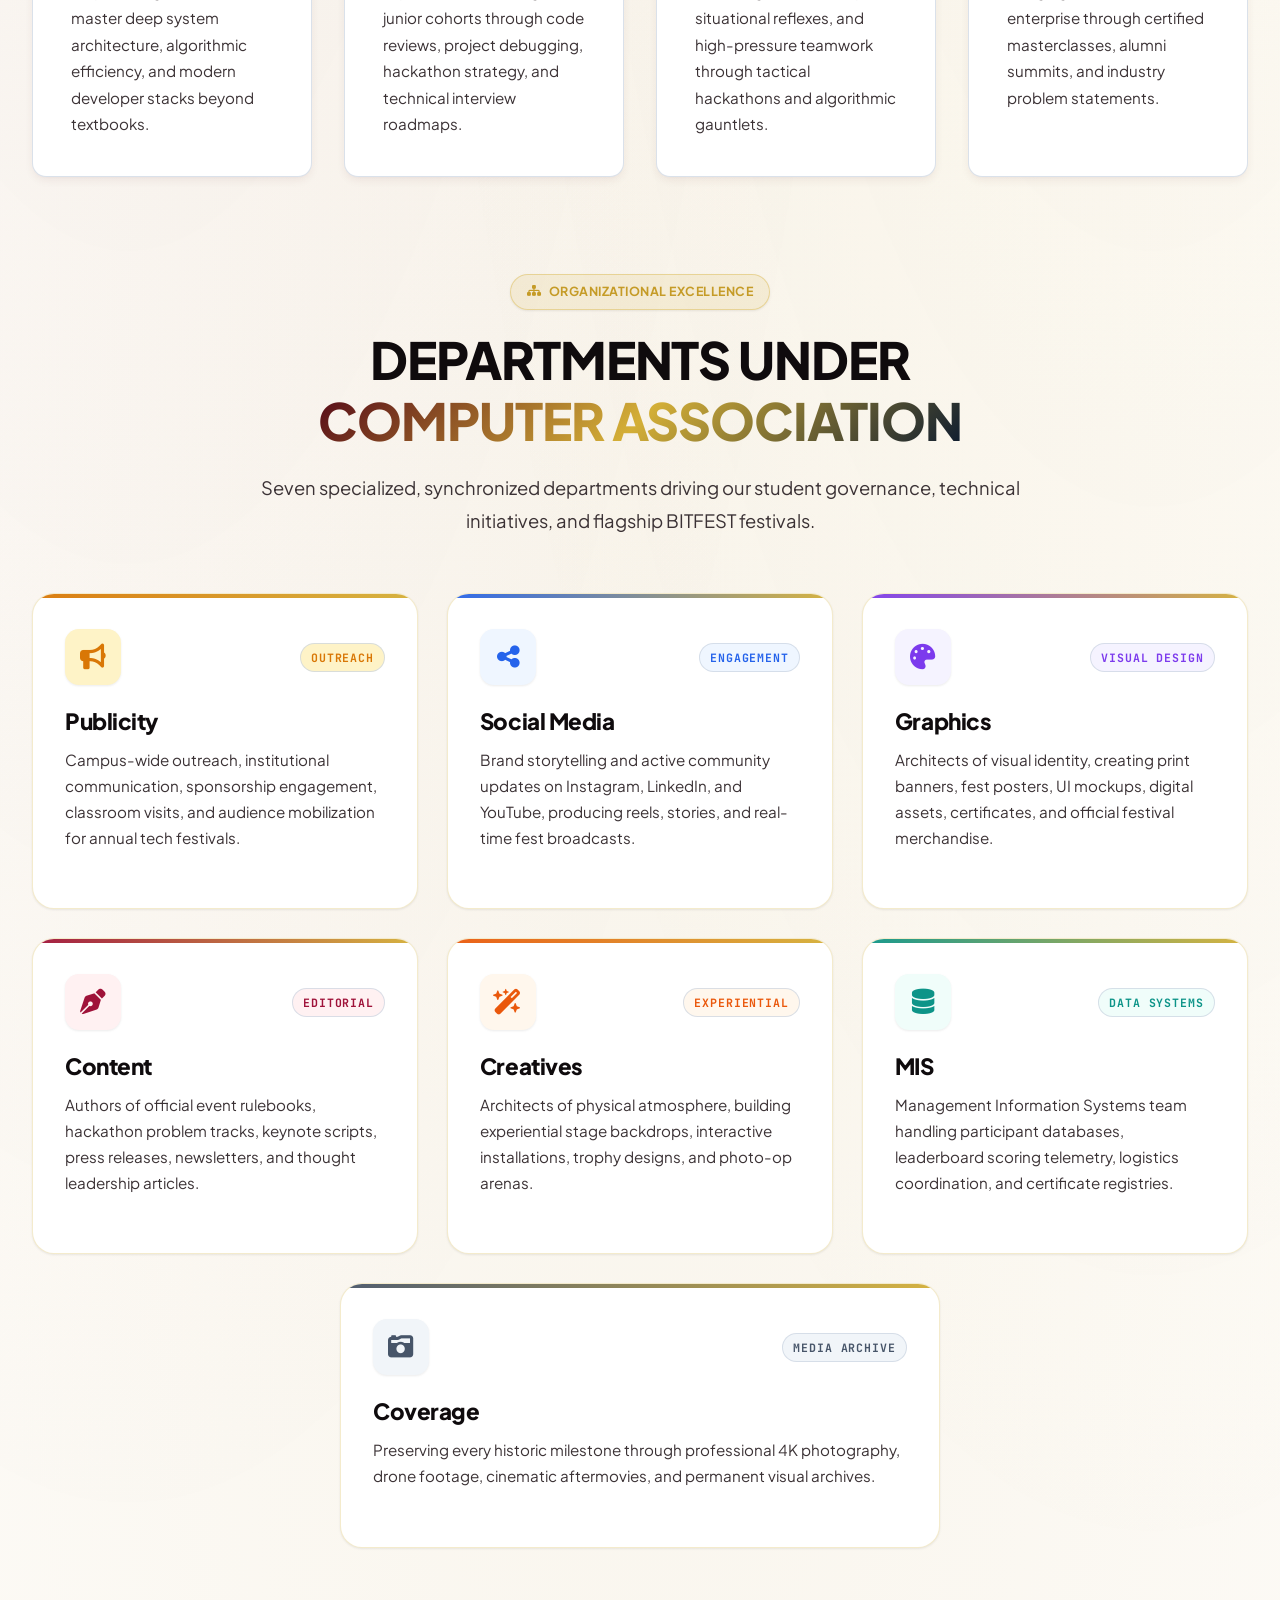
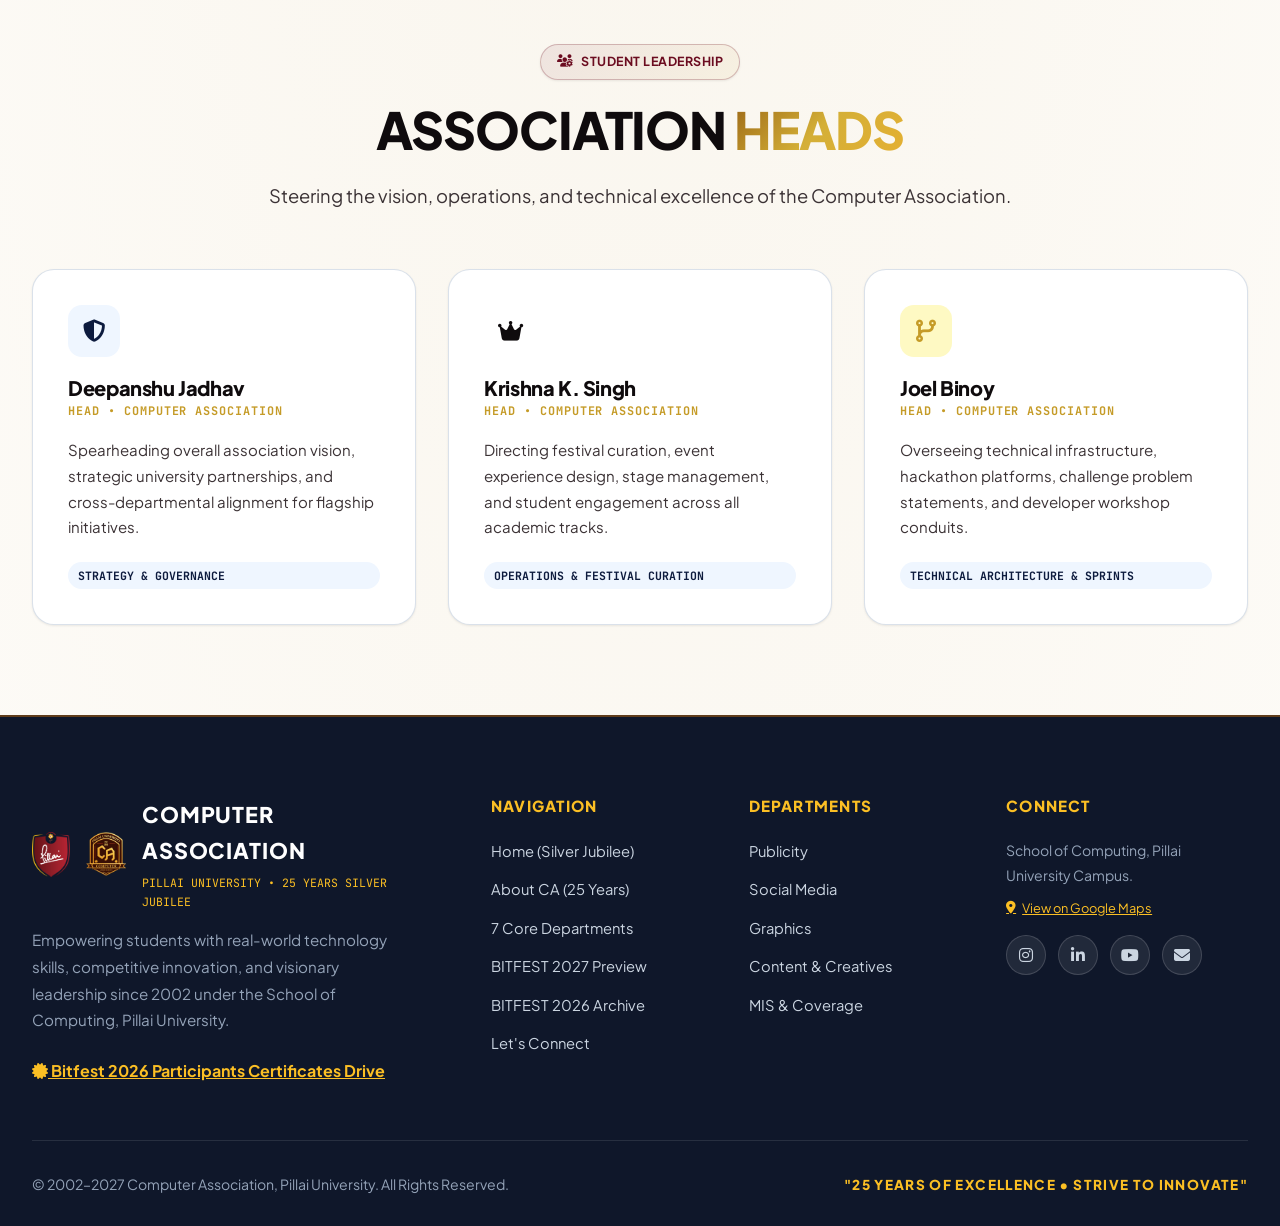
<file: about.html>
<!DOCTYPE html>
<html lang="en">
<head>
  <meta charset="UTF-8">
  <meta name="viewport" content="width=device-width, initial-scale=1.0">
  <title>About Us | 25 Years Silver Jubilee – Computer Association | Pillai University</title>
  <meta name="description" content="Discover the 25-Year Silver Jubilee legacy of Computer Association at School of Computing, Pillai University. 7 core departments, student leadership, and visionary milestones.">

  <!-- Favicon -->
  <link rel="icon" type="image/png" href="assets/logo/ca-emblem.png">

  <!-- Google Fonts & Font Awesome Icons -->
  <link rel="preconnect" href="https://fonts.googleapis.com">
  <link rel="preconnect" href="https://fonts.gstatic.com" crossorigin>
  <link rel="stylesheet" href="https://cdnjs.cloudflare.com/ajax/libs/font-awesome/6.5.1/css/all.min.css">
  <link rel="stylesheet" href="https://fonts.googleapis.com/css2?family=Cinzel:wght@600;700;800;900&family=JetBrains+Mono:wght@400;500;600;700&family=Plus+Jakarta+Sans:ital,wght@0,300;0,400;0,500;0,600;0,700;0,800;1,400;1,600&display=swap">

  <!-- Core & Animation Stylesheets -->
  <link rel="stylesheet" href="css/style.css">
  <link rel="stylesheet" href="css/animations.css">
  <link rel="stylesheet" href="css/responsive.css">
</head>
<body>

  <!-- Ambient Texture -->
  <div class="noise-overlay" aria-hidden="true"></div>



  <!-- Header Navigation -->
  <header>
    <nav class="main-nav" id="mainNav" aria-label="Main Navigation">
      <div class="container nav-container">
        <!-- Dual Brand Identity with Subtitle Line -->
        <a href="index.html" class="nav-brand" aria-label="Computer Association Home">
          <div class="nav-brand-logos">
            <img src="assets/logo/pillai-logo.png" alt="Pillai University Shield" class="nav-logo-pillai">
            <img src="assets/logo/ca-emblem.png" alt="Computer Association Emblem" class="nav-logo-ca">
          </div>
          <div class="nav-brand-text">
            <span class="nav-brand-title">COMPUTER ASSOCIATION</span>
            <span class="nav-brand-sub">Pillai University | CA 25 Years</span>
          </div>
        </a>

        <ul class="nav-links" id="navLinks">
          <li><a href="index.html" class="nav-link"><i class="fas fa-house"></i> HOME</a></li>
          <li><a href="about.html" class="nav-link active"><i class="fas fa-landmark"></i> ABOUT (25 YRS)</a></li>
          <li><a href="index.html#departments" class="nav-link"><i class="fas fa-sitemap"></i> DEPARTMENTS</a></li>
          <li><a href="index.html#bitfest2027" class="nav-link"><i class="fas fa-crown"></i> BITFEST 2027</a></li>
          <li><a href="bitfest-2026.html" class="nav-link"><i class="fas fa-clock-rotate-left"></i> BITFEST RECAP</a></li>
          <li><a href="contact.html" class="nav-link"><i class="fas fa-envelope-open-text"></i> CONTACT</a></li>
          <li class="mobile-only-cert">
            <a href="https://drive.google.com/drive/folders/1dmcq9ghw45XZvn7oZKkK8Ay9rswQZatS?usp=sharing" target="_blank"
              rel="noopener noreferrer" class="btn btn-royal-cert btn-sm" style="width: 100%; margin-top: 0.8rem; text-align: center;">
              <i class="fas fa-certificate"></i> BITFEST 2026 CERTIFICATES
            </a>
          </li>
        </ul>

        <div class="nav-cta-wrapper">
          <a href="https://drive.google.com/drive/folders/1dmcq9ghw45XZvn7oZKkK8Ay9rswQZatS?usp=sharing" target="_blank" rel="noopener noreferrer" class="cert-nav-badge" title="Bitfest 2026 Participants Certificates">
            <i class="fas fa-certificate"></i>
            <span>BITFEST 2026 CERTIFICATES</span>
          </a>
          <button class="mobile-toggle" id="mobileMenuToggle" aria-label="Toggle Navigation Menu">
            <span class="hamburger-line"></span>
            <span class="hamburger-line"></span>
            <span class="hamburger-line"></span>
          </button>
        </div>
      </div>
    </nav>
  </header>

  <main>
    <!-- ABOUT HERO HEADER -->
    <section class="section-spacing" style="padding-top: 50px; background: radial-gradient(circle at center, rgba(107, 12, 32, 0.04) 0%, var(--bg-base) 90%);">
      <div class="container">
        <div class="section-header">
          <div class="hero-top-badges">
            <span class="pillai-crest-badge">
              <img src="assets/logo/pillai-logo.png" alt="Pillai University Shield"> SCHOOL OF COMPUTING • PILLAI UNIVERSITY
            </span>
            <span class="silver-jubilee-badge"><i class="fas fa-crown"></i> ESTABLISHED 2002 • 25 YEARS SILVER JUBILEE</span>
          </div>
          <h1 class="section-title">
            25 YEARS OF <br>
            <span class="gradient-text-royal">STUDENT-DRIVEN EXCELLENCE</span>
          </h1>
          <p class="section-subtitle">
            The Computer Association at Pillai University represents a vibrant, self-governing ecosystem where theoretical computer science meets cutting-edge innovation, peer mentorship, and visionary leadership.
          </p>
        </div>
      </div>
    </section>

    <!-- CORE NARRATIVE & METRICS SECTION -->
    <section class="section-spacing" style="padding-top: 0;">
      <div class="container">
        <!-- Editorial Two-Column Story -->
        <div style="display: grid; grid-template-columns: 1.2fr 1fr; gap: 3.5rem; align-items: center; margin-bottom: 5rem;">
          <div>
            <span class="section-tag gold"><i class="fas fa-crown"></i> OUR QUARTER-CENTURY HERITAGE</span>
            <h2 class="section-title" style="font-size: 2.3rem; margin-bottom: 1.2rem;">
              TRANSFORMING CURIOSITY <br>
              <span class="gradient-text-gold">INTO ROYAL EXCELLENCE</span>
            </h2>
            <p style="font-size: 1.1rem; line-height: 1.8; margin-bottom: 1.2rem;">
              Since its founding in 2002, the Computer Association has remained the cornerstone of technical culture across the School of Computing at Pillai University.
            </p>
            <p style="font-size: 1.05rem; line-height: 1.8; margin-bottom: 1.2rem;">
              What started as an enthusiastic circle of coding enthusiasts has grown into an autonomous, 100% student-governed powerhouse delivering annual state-level technical festivals, industry-certified workshops, high-octane hackathons, and career-defining mentorship networks.
            </p>
            <p style="font-size: 1.05rem; line-height: 1.8;">
              As we celebrate our historic <strong>25 Years Silver Jubilee (2002–2027)</strong>, we look forward to the royal horizon of <strong>BITFEST 2027</strong>—where arcade-born problem-solving meets modern artificial intelligence and quantum paradigms.
            </p>
          </div>

          <!-- Featured Stats Box -->
          <div class="hud-card tilt-card" style="padding: 2.8rem; border-top: 4px solid var(--royal-gold);">
            <h3 style="color: var(--text-primary); font-family: var(--font-heading); margin-bottom: 1.5rem; font-size: 1.4rem;">
              <i class="fas fa-chart-line" style="color: var(--royal-blue);"></i> ASSOCIATION AT A GLANCE
            </h3>

            <div style="display: flex; flex-direction: column; gap: 1.2rem;">
              <div style="border-bottom: 1px solid var(--border-subtle); padding-bottom: 0.8rem;">
                <div style="font-family: var(--font-heading); font-size: 2.2rem; font-weight: 900; color: var(--royal-gold);" data-counter-target="25" data-counter-suffix="+">25+</div>
                <div style="font-family: var(--font-mono); font-size: 0.78rem; font-weight: 700; color: var(--text-muted);">YEARS OF UNINTERRUPTED SILVER JUBILEE LEGACY</div>
              </div>

              <div style="border-bottom: 1px solid var(--border-subtle); padding-bottom: 0.8rem;">
                <div style="font-family: var(--font-heading); font-size: 2.2rem; font-weight: 900; color: var(--royal-blue);" data-counter-target="10000" data-counter-suffix="+">10,000+</div>
                <div style="font-family: var(--font-mono); font-size: 0.78rem; font-weight: 700; color: var(--text-muted);">STUDENTS, PARTICIPANTS &amp; GLOBAL ALUMNI</div>
              </div>

              <div style="border-bottom: 1px solid var(--border-subtle); padding-bottom: 0.8rem;">
                <div style="font-family: var(--font-heading); font-size: 2.2rem; font-weight: 900; color: var(--royal-purple);" data-counter-target="7" data-counter-suffix=" Depts">7</div>
                <div style="font-family: var(--font-mono); font-size: 0.78rem; font-weight: 700; color: var(--text-muted);">CORE SPECIALIZED DEPARTMENTS</div>
              </div>

              <div>
                <div style="font-family: var(--font-heading); font-size: 2.2rem; font-weight: 900; color: var(--royal-emerald);">100%</div>
                <div style="font-family: var(--font-mono); font-size: 0.78rem; font-weight: 700; color: var(--text-muted);">AUTONOMOUS STUDENT-LED GOVERNANCE</div>
              </div>
            </div>
          </div>
        </div>

        <!-- 4 Core Pillars Grid -->
        <div style="margin-bottom: 6rem;">
          <div class="section-header">
            <span class="section-tag purple"><i class="fas fa-cube"></i> OUR FOUR FOUNDATIONAL PILLARS</span>
            <h2 class="section-title">THE ARCHITECTURE OF CA</h2>
            <p class="section-subtitle">Core principles guiding every workshop, hackathon, and student initiative.</p>
          </div>

          <div style="display: grid; grid-template-columns: repeat(auto-fit, minmax(260px, 1fr)); gap: 2rem;">
            <div class="hud-card tilt-card">
              <div style="margin-bottom: 1rem;"><i class="fas fa-microchip" style="font-size: 2.2rem; color: var(--royal-blue);"></i></div>
              <h3 style="font-size: 1.3rem; margin-bottom: 0.6rem; color: var(--text-primary);">Technical Rigor</h3>
              <p style="font-size: 0.95rem;">Empowering students to master deep system architecture, algorithmic efficiency, and modern developer stacks beyond textbooks.</p>
            </div>

            <div class="hud-card tilt-card">
              <div style="margin-bottom: 1rem;"><i class="fas fa-handshake-angle" style="font-size: 2.2rem; color: var(--royal-blue);"></i></div>
              <h3 style="font-size: 1.3rem; margin-bottom: 0.6rem; color: var(--text-primary);">Peer Mentorship</h3>
              <p style="font-size: 0.95rem;">Experienced seniors guide junior cohorts through code reviews, project debugging, hackathon strategy, and technical interview roadmaps.</p>
            </div>

            <div class="hud-card tilt-card">
              <div style="margin-bottom: 1rem;"><i class="fas fa-trophy" style="font-size: 2.2rem; color: var(--royal-gold);"></i></div>
              <h3 style="font-size: 1.3rem; margin-bottom: 0.6rem; color: var(--text-primary);">Competitive Spirit</h3>
              <p style="font-size: 0.95rem;">Fostering resilience, rapid situational reflexes, and high-pressure teamwork through tactical hackathons and algorithmic gauntlets.</p>
            </div>

            <div class="hud-card tilt-card">
              <div style="margin-bottom: 1rem;"><i class="fas fa-briefcase" style="font-size: 2.2rem; color: var(--royal-blue);"></i></div>
              <h3 style="font-size: 1.3rem; margin-bottom: 0.6rem; color: var(--text-primary);">Industry Readiness</h3>
              <p style="font-size: 0.95rem;">Bridging academia and enterprise through certified masterclasses, alumni summits, and industry problem statements.</p>
            </div>
          </div>
        </div>

        <!-- 7 DEPARTMENTS SHOWCASE -->
        <div style="margin-bottom: 6rem;" id="departments">
          <div class="section-header">
            <span class="section-tag gold"><i class="fas fa-sitemap"></i> ORGANIZATIONAL EXCELLENCE</span>
            <h2 class="section-title">DEPARTMENTS UNDER <br><span class="gradient-text-royal">COMPUTER ASSOCIATION</span></h2>
            <p class="section-subtitle">
              Seven specialized, synchronized departments driving our student governance, technical initiatives, and flagship BITFEST festivals.
            </p>
          </div>

          <div class="departments-grid">
            <div class="dept-card dept-publicity">
              <div class="dept-header">
                <div class="dept-icon-box"><i class="fas fa-bullhorn"></i></div>
                <span class="dept-badge">OUTREACH</span>
              </div>
              <h3 class="dept-title">Publicity</h3>
              <p class="dept-desc">Campus-wide outreach, institutional communication, sponsorship engagement, classroom visits, and audience mobilization for annual tech festivals.</p>
            </div>

            <div class="dept-card dept-social">
              <div class="dept-header">
                <div class="dept-icon-box"><i class="fas fa-share-nodes"></i></div>
                <span class="dept-badge">ENGAGEMENT</span>
              </div>
              <h3 class="dept-title">Social Media</h3>
              <p class="dept-desc">Brand storytelling and active community updates on Instagram, LinkedIn, and YouTube, producing reels, stories, and real-time fest broadcasts.</p>
            </div>

            <div class="dept-card dept-graphics">
              <div class="dept-header">
                <div class="dept-icon-box"><i class="fas fa-palette"></i></div>
                <span class="dept-badge">VISUAL DESIGN</span>
              </div>
              <h3 class="dept-title">Graphics</h3>
              <p class="dept-desc">Architects of visual identity, creating print banners, fest posters, UI mockups, digital assets, certificates, and official festival merchandise.</p>
            </div>

            <div class="dept-card dept-content">
              <div class="dept-header">
                <div class="dept-icon-box"><i class="fas fa-pen-nib"></i></div>
                <span class="dept-badge">EDITORIAL</span>
              </div>
              <h3 class="dept-title">Content</h3>
              <p class="dept-desc">Authors of official event rulebooks, hackathon problem tracks, keynote scripts, press releases, newsletters, and thought leadership articles.</p>
            </div>

            <div class="dept-card dept-creatives">
              <div class="dept-header">
                <div class="dept-icon-box"><i class="fas fa-wand-magic-sparkles"></i></div>
                <span class="dept-badge">EXPERIENTIAL</span>
              </div>
              <h3 class="dept-title">Creatives</h3>
              <p class="dept-desc">Architects of physical atmosphere, building experiential stage backdrops, interactive installations, trophy designs, and photo-op arenas.</p>
            </div>

            <div class="dept-card dept-mis">
              <div class="dept-header">
                <div class="dept-icon-box"><i class="fas fa-database"></i></div>
                <span class="dept-badge">DATA SYSTEMS</span>
              </div>
              <h3 class="dept-title">MIS</h3>
              <p class="dept-desc">Management Information Systems team handling participant databases, leaderboard scoring telemetry, logistics coordination, and certificate registries.</p>
            </div>

            <div class="dept-card dept-coverage" style="grid-column: 1 / -1; max-width: 600px; margin: 0 auto; width: 100%;">
              <div class="dept-header">
                <div class="dept-icon-box"><i class="fas fa-camera-retro"></i></div>
                <span class="dept-badge">MEDIA ARCHIVE</span>
              </div>
              <h3 class="dept-title">Coverage</h3>
              <p class="dept-desc">Preserving every historic milestone through professional 4K photography, drone footage, cinematic aftermovies, and permanent visual archives.</p>
            </div>
          </div>
        </div>

        <!-- LEADERSHIP SECTION: 3 HEADS -->
        <div>
          <div class="section-header">
            <span class="section-tag"><i class="fas fa-users-gear"></i> STUDENT LEADERSHIP</span>
            <h2 class="section-title">ASSOCIATION <span class="gradient-text-gold">HEADS</span></h2>
            <p class="section-subtitle">Steering the vision, operations, and technical excellence of the Computer Association.</p>
          </div>

          <div class="heads-grid">
            <!-- Head 1 -->
            <div class="head-card">
              <div class="head-badge-icon">
                <i class="fas fa-shield-halved"></i>
              </div>
              <h3 class="head-name">Deepanshu Jadhav</h3>
              <div class="head-role">HEAD • COMPUTER ASSOCIATION</div>
              <p class="head-desc">
                Spearheading overall association vision, strategic university partnerships, and cross-departmental alignment for flagship initiatives.
              </p>
              <span class="head-domain-tag">STRATEGY &amp; GOVERNANCE</span>
            </div>

            <!-- Head 2 -->
            <div class="head-card magenta">
              <div class="head-badge-icon">
                <i class="fas fa-crown"></i>
              </div>
              <h3 class="head-name">Krishna K. Singh</h3>
              <div class="head-role">HEAD • COMPUTER ASSOCIATION</div>
              <p class="head-desc">
                Directing festival curation, event experience design, stage management, and student engagement across all academic tracks.
              </p>
              <span class="head-domain-tag">OPERATIONS &amp; FESTIVAL CURATION</span>
            </div>

            <!-- Head 3 -->
            <div class="head-card gold">
              <div class="head-badge-icon">
                <i class="fas fa-code-branch"></i>
              </div>
              <h3 class="head-name">Joel Binoy</h3>
              <div class="head-role">HEAD • COMPUTER ASSOCIATION</div>
              <p class="head-desc">
                Overseeing technical infrastructure, hackathon platforms, challenge problem statements, and developer workshop conduits.
              </p>
              <span class="head-domain-tag">TECHNICAL ARCHITECTURE &amp; SPRINTS</span>
            </div>
          </div>
        </div>
      </div>
    </section>
  </main>

  <!-- Global Footer -->
  <footer class="site-footer">
    <div class="container">
      <div class="footer-top-grid">
        <div class="footer-col">
          <div style="display: flex; align-items: center; gap: 14px; margin-bottom: 1rem;">
            <img src="assets/logo/pillai-logo.png" alt="Pillai University" style="width: 38px; height: auto;">
            <img src="assets/logo/ca-emblem.png" alt="CA Logo" style="width: 44px; height: 44px;">
            <div>
              <div class="footer-brand-title">COMPUTER ASSOCIATION</div>
              <div style="font-family: var(--font-mono); font-size: 0.72rem; color: #fbbf24;">PILLAI UNIVERSITY • 25 YEARS SILVER JUBILEE</div>
            </div>
          </div>
          <p class="footer-brand-desc">
            Empowering students with real-world technology skills, competitive innovation, and visionary leadership since 2002 under the School of Computing, Pillai University.
          </p>
          <div>
            <a href="https://drive.google.com/drive/folders/1dmcq9ghw45XZvn7oZKkK8Ay9rswQZatS?usp=sharing" target="_blank" rel="noopener noreferrer" style="color: #fbbf24; font-weight: 700; text-decoration: underline;">
              <i class="fas fa-certificate"></i> Bitfest 2026 Participants Certificates Drive
            </a>
          </div>
        </div>

        <div class="footer-col">
          <h4 class="footer-col-title">Navigation</h4>
          <ul class="footer-links-list">
            <li><a href="index.html" class="footer-link">Home (Silver Jubilee)</a></li>
            <li><a href="about.html" class="footer-link">About CA (25 Years)</a></li>
            <li><a href="index.html#departments" class="footer-link">7 Core Departments</a></li>
            <li><a href="index.html#bitfest2027" class="footer-link">BITFEST 2027 Preview</a></li>
            <li><a href="bitfest-2026.html" class="footer-link">BITFEST 2026 Archive</a></li>
            <li><a href="contact.html" class="footer-link">Let's Connect</a></li>
          </ul>
        </div>

        <div class="footer-col">
          <h4 class="footer-col-title">Departments</h4>
          <ul class="footer-links-list">
            <li><a href="index.html#departments" class="footer-link">Publicity</a></li>
            <li><a href="index.html#departments" class="footer-link">Social Media</a></li>
            <li><a href="index.html#departments" class="footer-link">Graphics</a></li>
            <li><a href="index.html#departments" class="footer-link">Content &amp; Creatives</a></li>
            <li><a href="index.html#departments" class="footer-link">MIS &amp; Coverage</a></li>
          </ul>
        </div>

        <div class="footer-col">
          <h4 class="footer-col-title">Connect</h4>
          <p style="font-size: 0.88rem; color: #94a3b8; margin-bottom: 0.35rem;">
            School of Computing, Pillai University Campus.
          </p>
          <a href="https://maps.app.goo.gl/jk42DVShTvpNgkVe8" target="_blank" rel="noopener noreferrer" style="display: inline-flex; align-items: center; gap: 6px; font-size: 0.8rem; color: #fbbf24; text-decoration: underline; margin-bottom: 1rem;">
            <i class="fas fa-location-dot"></i> View on Google Maps
          </a>
          <div style="display: flex; gap: 12px;">
            <a href="https://www.instagram.com/computerassociation" target="_blank" rel="noopener noreferrer" class="social-icon-btn" title="Instagram"><i class="fab fa-instagram"></i></a>
            <a href="https://www.linkedin.com/company/pillaiuniversity-ca/" target="_blank" rel="noopener noreferrer" class="social-icon-btn" title="LinkedIn"><i class="fab fa-linkedin-in"></i></a>
            <a href="https://youtube.com/@computerassociation-mes" target="_blank" rel="noopener noreferrer" class="social-icon-btn" title="YouTube"><i class="fab fa-youtube"></i></a>
            <a href="mailto:pillaiuniversity.ca@gmail.com" class="social-icon-btn" title="Email Us"><i class="fas fa-envelope"></i></a>
          </div>
        </div>
      </div>

      <div class="footer-bottom-bar">
        <div class="copyright-text">
          &copy; 2002–2027 Computer Association, Pillai University. All Rights Reserved.
        </div>
        <div class="arcade-motto-tag">
          "25 YEARS OF EXCELLENCE • STRIVE TO INNOVATE"
        </div>
      </div>
    </div>
  </footer>

  <!-- Scripts -->
  <script src="js/main.js"></script>
  <script src="js/animations.js"></script>
</body>
</html>
</file>
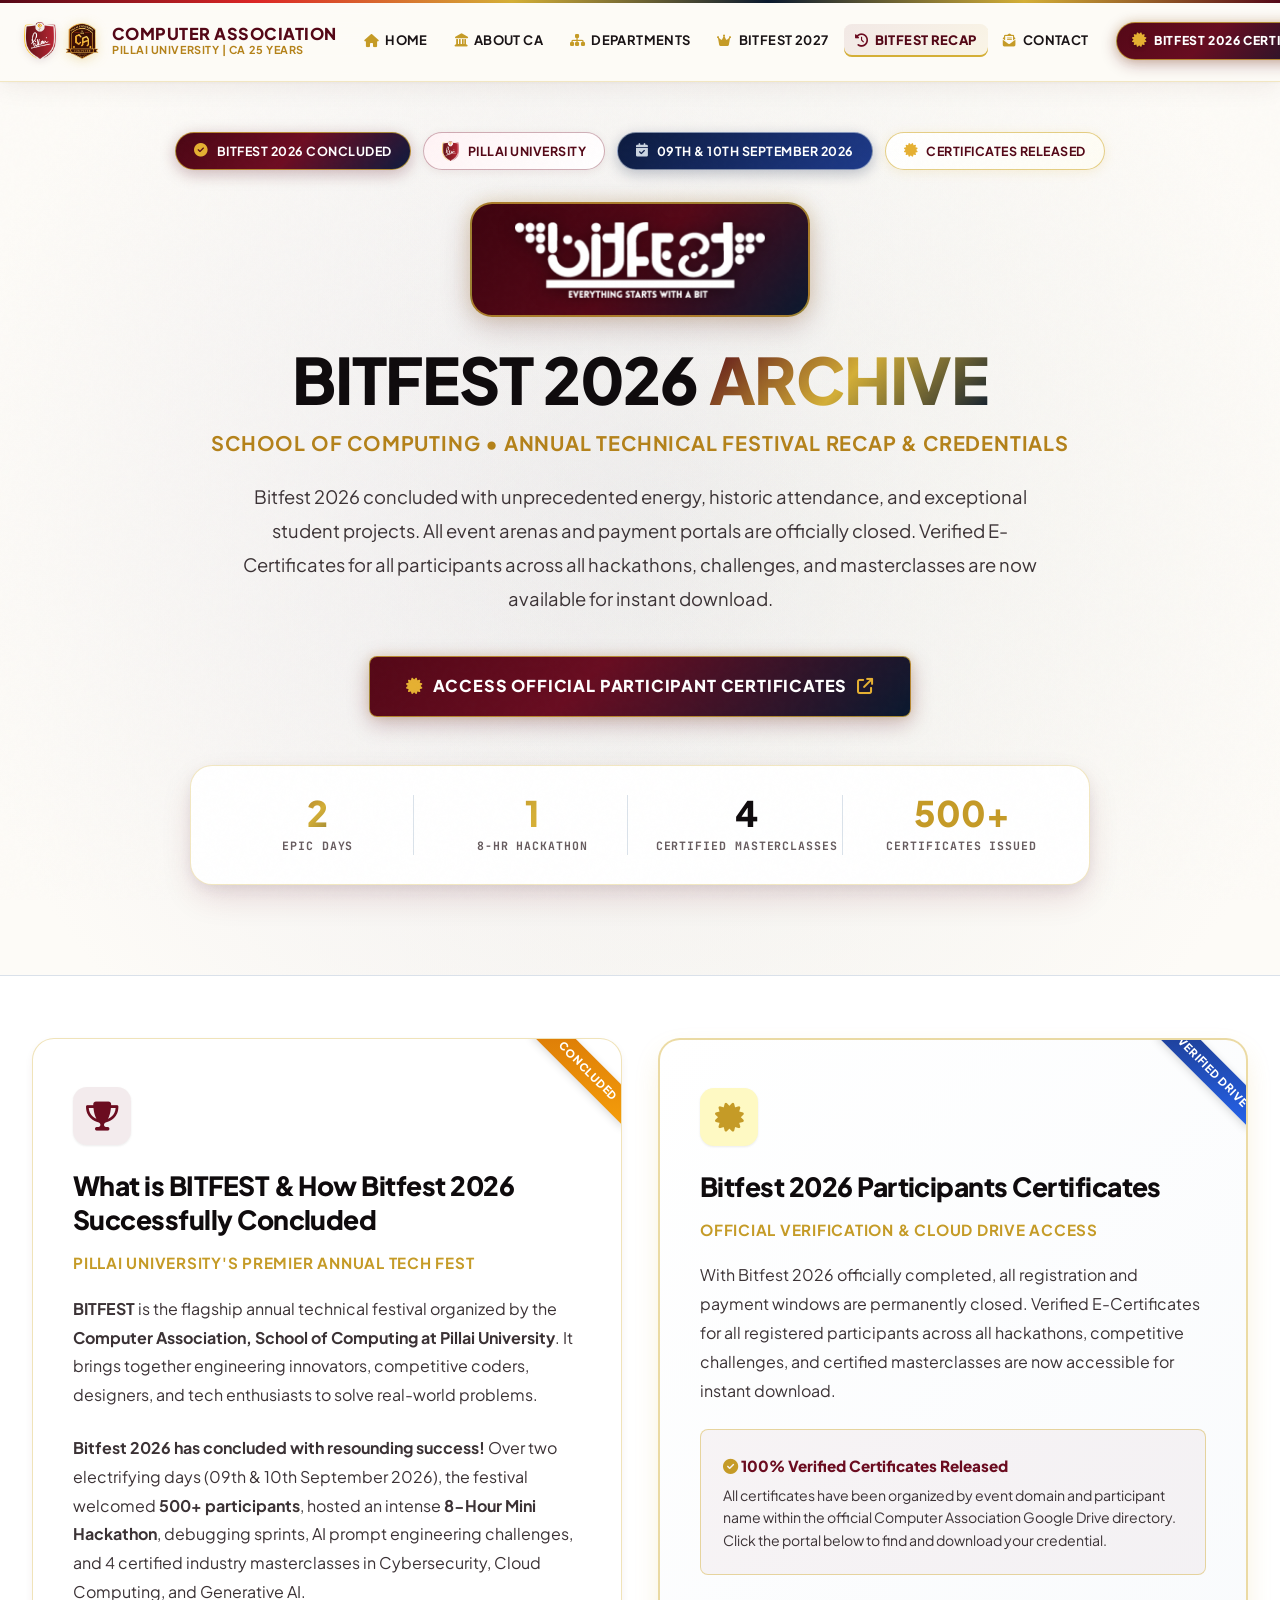
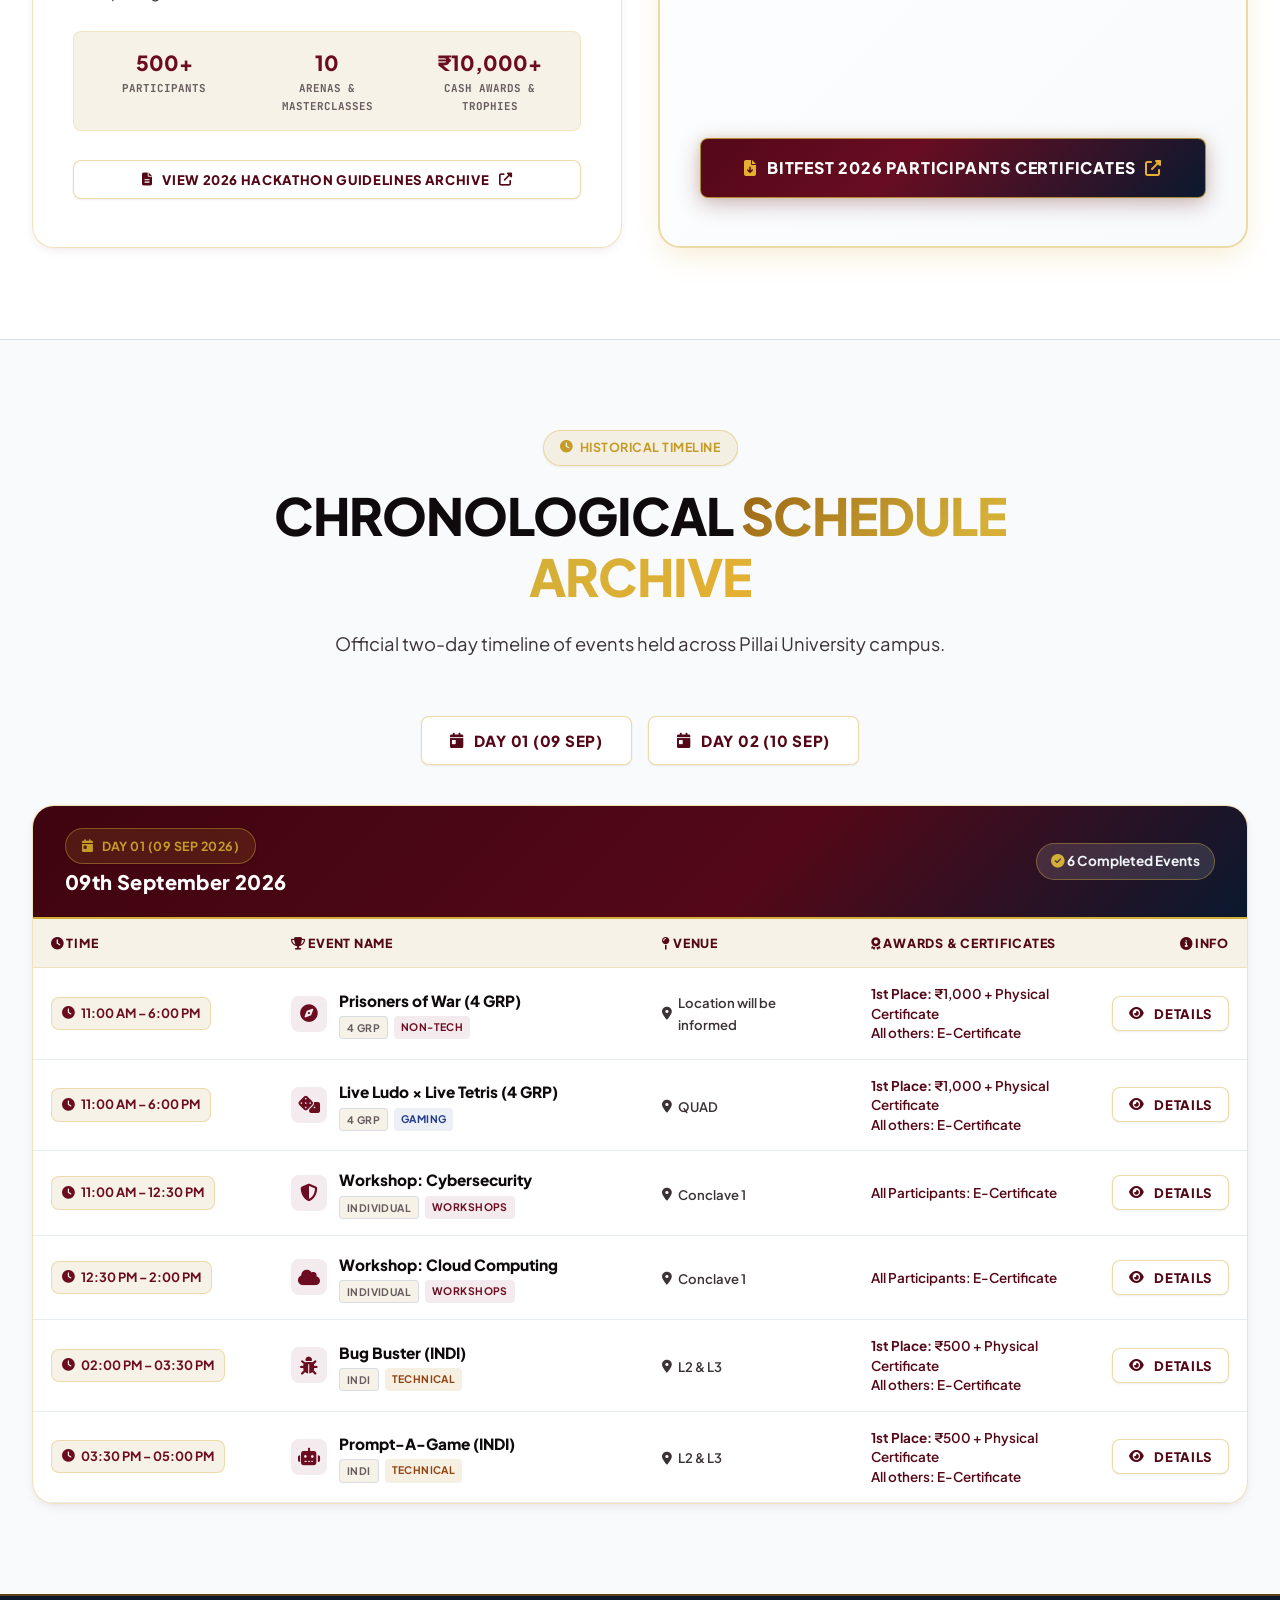
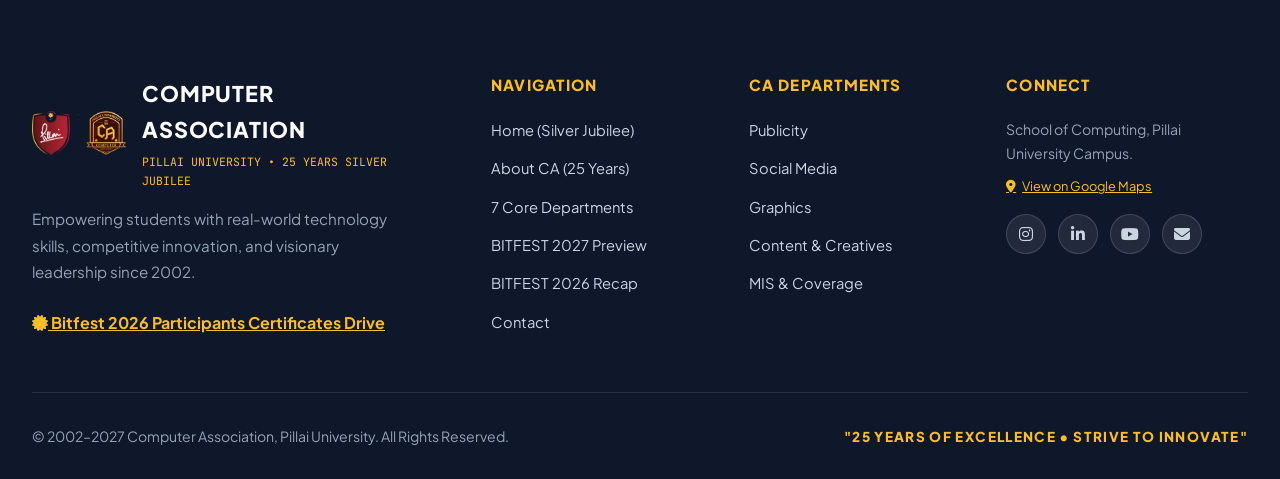
<file: bitfest-2026.html>
<!DOCTYPE html>
<html lang="en">
<head>
  <meta charset="UTF-8">
  <meta name="viewport" content="width=device-width, initial-scale=1.0">
  <title>BITFEST 2026 Concluded &amp; Certificates | Computer Association | Pillai University</title>
  <meta name="description" content="Official Archive & Participant Certificates for Bitfest 2026. Discover how Bitfest 2026 successfully concluded and download verified participant certificates.">

  <!-- Favicon -->
  <link rel="icon" type="image/png" href="assets/logo/ca-emblem.png">

  <!-- Google Fonts & Font Awesome -->
  <link rel="preconnect" href="https://fonts.googleapis.com">
  <link rel="preconnect" href="https://fonts.gstatic.com" crossorigin>
  <link rel="stylesheet" href="https://cdnjs.cloudflare.com/ajax/libs/font-awesome/6.5.1/css/all.min.css">
  <link rel="stylesheet" href="https://fonts.googleapis.com/css2?family=Cinzel:wght@600;700;800;900&family=JetBrains+Mono:wght@400;500;600;700&family=Plus+Jakarta+Sans:ital,wght@0,300;0,400;0,500;0,600;0,700;0,800;1,400;1,600&display=swap">

  <!-- Core & Animation Stylesheets -->
  <link rel="stylesheet" href="css/style.css">
  <link rel="stylesheet" href="css/animations.css">
  <link rel="stylesheet" href="css/responsive.css">
</head>
<body>

  <!-- Subtle Ambient Texture Overlay -->
  <div class="noise-overlay" aria-hidden="true"></div>

  <!-- Header Navigation -->
  <header>
    <nav class="main-nav" id="mainNav" aria-label="Main Navigation">
      <div class="container nav-container">
        <!-- Dual Brand Identity with Subtitle Line -->
        <a href="index.html" class="nav-brand" aria-label="Computer Association Home">
          <div class="nav-brand-logos">
            <img src="assets/logo/pillai-logo.png" alt="Pillai University Shield" class="nav-logo-pillai">
            <img src="assets/logo/ca-emblem.png" alt="Computer Association Emblem" class="nav-logo-ca">
          </div>
          <div class="nav-brand-text">
            <span class="nav-brand-title">COMPUTER ASSOCIATION</span>
            <span class="nav-brand-sub">Pillai University | CA 25 Years</span>
          </div>
        </a>

        <ul class="nav-links" id="navLinks">
          <li><a href="index.html" class="nav-link"><i class="fas fa-house"></i> HOME</a></li>
          <li><a href="about.html" class="nav-link"><i class="fas fa-landmark"></i> ABOUT CA</a></li>
          <li><a href="index.html#departments" class="nav-link"><i class="fas fa-sitemap"></i> DEPARTMENTS</a></li>
          <li><a href="index.html#bitfest2027" class="nav-link"><i class="fas fa-crown"></i> BITFEST 2027</a></li>
          <li><a href="bitfest-2026.html" class="nav-link active"><i class="fas fa-clock-rotate-left"></i> BITFEST RECAP</a></li>
          <li><a href="contact.html" class="nav-link"><i class="fas fa-envelope-open-text"></i> CONTACT</a></li>
          <li class="mobile-only-cert">
            <a href="https://drive.google.com/drive/folders/1dmcq9ghw45XZvn7oZKkK8Ay9rswQZatS?usp=sharing" target="_blank"
              rel="noopener noreferrer" class="btn btn-royal-cert btn-sm" style="width: 100%; margin-top: 0.8rem; text-align: center;">
              <i class="fas fa-certificate"></i> BITFEST 2026 CERTIFICATES
            </a>
          </li>
        </ul>

        <div class="nav-cta-wrapper">
          <a href="https://drive.google.com/drive/folders/1dmcq9ghw45XZvn7oZKkK8Ay9rswQZatS?usp=sharing" target="_blank" rel="noopener noreferrer" class="cert-nav-badge" title="Bitfest 2026 Participants Certificates">
            <i class="fas fa-certificate"></i>
            <span>BITFEST 2026 CERTIFICATES</span>
          </a>
          <button class="mobile-toggle" id="mobileMenuToggle" aria-label="Toggle Navigation Menu">
            <span class="hamburger-line"></span>
            <span class="hamburger-line"></span>
            <span class="hamburger-line"></span>
          </button>
        </div>
      </div>
    </nav>
  </header>

  <main>
    <!-- FESTIVAL RECAP HERO -->
    <section class="section-spacing" style="padding-top: 50px; background: radial-gradient(circle at center, rgba(37, 99, 235, 0.05) 0%, var(--bg-base) 90%);">
      <div class="container" style="text-align: center;">
        <!-- Unified Premium Bitfest Badges Row -->
        <div class="bitfest-hero-badges reveal-on-scroll">
          <span class="bitfest-hero-pill ribbon">
            <i class="fas fa-circle-check"></i> BITFEST 2026 CONCLUDED
          </span>
          <span class="bitfest-hero-pill crest">
            <img src="assets/logo/pillai-logo.png" alt="Pillai University Shield"> PILLAI UNIVERSITY
          </span>
          <span class="bitfest-hero-pill date">
            <i class="fas fa-calendar-check"></i> 09TH &amp; 10TH SEPTEMBER 2026
          </span>
          <span class="bitfest-hero-pill cert">
            <i class="fas fa-certificate"></i> CERTIFICATES RELEASED
          </span>
        </div>

        <!-- Official Bitfest Logo -->
        <div class="hero-fest-logo-wrap" style="max-width: 340px; margin: 1.5rem auto;">
          <img src="assets/logo/bitfest-logo.png" alt="BITFEST - Everything Starts with a Bit" class="hero-fest-logo-img">
        </div>

        <h1 class="section-title" style="font-size: clamp(2.4rem, 5vw, 4.2rem); margin-bottom: 0.5rem;">
          BITFEST 2026 <span class="gradient-text-royal">ARCHIVE</span>
        </h1>
        <div style="font-family: var(--font-heading); font-size: clamp(0.95rem, 1.8vw, 1.25rem); font-weight: 700; color: var(--gold-imperial); letter-spacing: 0.04em; text-transform: uppercase; margin-bottom: 1.3rem;">
          School of Computing • Annual Technical Festival Recap &amp; Credentials
        </div>

        <p class="section-subtitle" style="max-width: 820px; margin: 0 auto 2.5rem auto; line-height: 1.85;">
          Bitfest 2026 concluded with unprecedented energy, historic attendance, and exceptional student projects. All event arenas and payment portals are officially closed. Verified E-Certificates for all participants across all hackathons, challenges, and masterclasses are now available for instant download.
        </p>

        <!-- Direct Certificate CTA -->
        <div style="margin-bottom: 3rem;">
          <a href="https://drive.google.com/drive/folders/1dmcq9ghw45XZvn7oZKkK8Ay9rswQZatS?usp=sharing" target="_blank" rel="noopener noreferrer" class="btn btn-royal-cert btn-shimmer" style="padding: 16px 36px; font-size: 1.02rem;">
            <i class="fas fa-certificate"></i> ACCESS OFFICIAL PARTICIPANT CERTIFICATES <i class="fas fa-arrow-up-right-from-square"></i>
          </a>
        </div>

        <!-- Summary Metrics Bar -->
        <div class="hero-telemetry-bar" style="max-width: 900px; margin: 0 auto;">
          <div class="telemetry-item">
            <div class="telemetry-value gradient-text-royal">2</div>
            <div class="telemetry-label">Epic Days</div>
          </div>
          <div class="telemetry-item">
            <div class="telemetry-value gradient-text-gold">1</div>
            <div class="telemetry-label">8-Hr Hackathon</div>
          </div>
          <div class="telemetry-item">
            <div class="telemetry-value" style="color: var(--royal-purple);">4</div>
            <div class="telemetry-label">Certified Masterclasses</div>
          </div>
          <div class="telemetry-item">
            <div class="telemetry-value" style="color: var(--royal-gold);">500+</div>
            <div class="telemetry-label">Certificates Issued</div>
          </div>
        </div>
      </div>
    </section>

    <!-- BITFEST OVERVIEW & CERTIFICATE CARDS -->
    <section class="section-spacing" style="padding-top: 30px; background: #ffffff; border-top: 1px solid var(--border-subtle); border-bottom: 1px solid var(--border-subtle);">
      <div class="container">
        <div class="bitfest-duo-grid">
          <!-- CARD 1: WHAT IS BITFEST & 2026 SUCCESS STORY -->
          <div class="bitfest-overview-card tilt-card reveal-on-scroll">
            <div class="card-corner-ribbon">CONCLUDED</div>
            <div>
              <div class="card-top-icon">
                <i class="fas fa-trophy"></i>
              </div>
              <h3 class="bitfest-card-title">What is BITFEST &amp; How Bitfest 2026 Successfully Concluded</h3>
              <div class="bitfest-card-sub">Pillai University's Premier Annual Tech Fest</div>
              <p class="bitfest-card-text">
                <strong>BITFEST</strong> is the flagship annual technical festival organized by the <strong>Computer Association, School of Computing at Pillai University</strong>. It brings together engineering innovators, competitive coders, designers, and tech enthusiasts to solve real-world problems.
              </p>
              <p class="bitfest-card-text">
                <strong>Bitfest 2026 has concluded with resounding success!</strong> Over two electrifying days (09th &amp; 10th September 2026), the festival welcomed <strong>500+ participants</strong>, hosted an intense <strong>8-Hour Mini Hackathon</strong>, debugging sprints, AI prompt engineering challenges, and 4 certified industry masterclasses in Cybersecurity, Cloud Computing, and Generative AI.
              </p>

              <div class="bitfest-stats-row">
                <div class="bitfest-stat-item">
                  <div class="stat-num">500+</div>
                  <div class="stat-lbl">Participants</div>
                </div>
                <div class="bitfest-stat-item">
                  <div class="stat-num">10</div>
                  <div class="stat-lbl">Arenas &amp; Masterclasses</div>
                </div>
                <div class="bitfest-stat-item">
                  <div class="stat-num">₹10,000+</div>
                  <div class="stat-lbl">Cash Awards &amp; Trophies</div>
                </div>
              </div>
            </div>

            <div>
              <a href="https://docs.google.com/document/d/1TfgVo4CgwzKKg92M3_e2NkzZSzL2bOXd/edit?usp=sharing&ouid=103869356156690991088&rtpof=true&sd=true" target="_blank" rel="noopener noreferrer" class="btn btn-secondary btn-sm" style="width: 100%;">
                <i class="fas fa-file-lines"></i> VIEW 2026 HACKATHON GUIDELINES ARCHIVE <i class="fas fa-external-link-alt"></i>
              </a>
            </div>
          </div>

          <!-- CARD 2: OFFICIAL CERTIFICATES CARD -->
          <div class="certificate-hero-card tilt-card reveal-on-scroll reveal-delay-1">
            <div class="card-corner-ribbon royal">VERIFIED DRIVE</div>
            <div>
              <div class="card-top-icon" style="background: var(--royal-gold-light); color: var(--royal-gold);">
                <i class="fas fa-certificate"></i>
              </div>
              <h3 class="bitfest-card-title">Bitfest 2026 Participants Certificates</h3>
              <div class="bitfest-card-sub">Official Verification &amp; Cloud Drive Access</div>
              <p class="bitfest-card-text">
                With Bitfest 2026 officially completed, all registration and payment windows are permanently closed. Verified E-Certificates for all registered participants across all hackathons, competitive challenges, and certified masterclasses are now accessible for instant download.
              </p>

              <div style="background: rgba(107, 12, 32, 0.04); border: 1.5px solid rgba(212, 175, 55, 0.45); border-radius: var(--radius-sm); padding: 1.4rem; margin-bottom: 1.8rem;">
                <div style="font-family: var(--font-heading); font-size: 0.95rem; font-weight: 800; color: var(--maroon-royal); margin-bottom: 6px;">
                  <i class="fas fa-circle-check" style="color: var(--gold-rich);"></i> 100% Verified Certificates Released
                </div>
                <p style="font-size: 0.88rem; color: var(--text-secondary); margin: 0; line-height: 1.6;">
                  All certificates have been organized by event domain and participant name within the official Computer Association Google Drive directory. Click the portal below to find and download your credential.
                </p>
              </div>
            </div>

            <div>
              <a href="https://drive.google.com/drive/folders/1dmcq9ghw45XZvn7oZKkK8Ay9rswQZatS?usp=sharing" target="_blank" rel="noopener noreferrer" class="btn btn-royal-cert btn-shimmer" style="width: 100%; text-align: center; justify-content: center; padding: 16px 24px; font-size: 1rem;">
                <i class="fas fa-file-arrow-down"></i> BITFEST 2026 PARTICIPANTS CERTIFICATES <i class="fas fa-external-link-alt"></i>
              </a>
            </div>
          </div>
        </div>
      </div>
    </section>

    <!-- HISTORICAL SCHEDULE & EVENT ARCHIVE -->
    <section class="section-spacing" id="scheduleMatrix" style="background: #f8fafc;">
      <div class="container">
        <div class="section-header">
          <span class="section-tag gold"><i class="fas fa-clock"></i> HISTORICAL TIMELINE</span>
          <h2 class="section-title">CHRONOLOGICAL <span class="gradient-text-gold">SCHEDULE ARCHIVE</span></h2>
          <p class="section-subtitle">Official two-day timeline of events held across Pillai University campus.</p>
        </div>

        <!-- Schedule Tabs -->
        <div style="display: flex; justify-content: center; gap: 1rem; margin-bottom: 2.5rem;">
          <button class="btn btn-secondary active" id="day1ScheduleBtn" onclick="switchScheduleDay(1)" style="min-width: 160px;">
            <i class="fas fa-calendar-day"></i> DAY 01 (09 SEP)
          </button>
          <button class="btn btn-secondary" id="day2ScheduleBtn" onclick="switchScheduleDay(2)" style="min-width: 160px;">
            <i class="fas fa-calendar-day"></i> DAY 02 (10 SEP)
          </button>
        </div>

        <!-- Schedule Grid Display -->
        <div class="schedule-matrix-box" id="scheduleContainer">
          <!-- Populated by events.js -->
        </div>
      </div>
    </section>
  </main>

  <!-- Global Footer -->
  <footer class="site-footer">
    <div class="container">
      <div class="footer-top-grid">
        <div class="footer-col">
          <div style="display: flex; align-items: center; gap: 14px; margin-bottom: 1rem;">
            <img src="assets/logo/pillai-logo.png" alt="Pillai University Shield" style="width: 38px; height: auto;">
            <img src="assets/logo/ca-emblem.png" alt="CA Emblem" style="width: 44px; height: 44px;">
            <div>
              <div class="footer-brand-title">COMPUTER ASSOCIATION</div>
              <div style="font-family: var(--font-mono); font-size: 0.72rem; color: #fbbf24;">PILLAI UNIVERSITY • 25 YEARS SILVER JUBILEE</div>
            </div>
          </div>
          <p class="footer-brand-desc">
            Empowering students with real-world technology skills, competitive innovation, and visionary leadership since 2002.
          </p>
          <div>
            <a href="https://drive.google.com/drive/folders/1dmcq9ghw45XZvn7oZKkK8Ay9rswQZatS?usp=sharing" target="_blank" rel="noopener noreferrer" style="color: #fbbf24; font-weight: 700; text-decoration: underline;">
              <i class="fas fa-certificate"></i> Bitfest 2026 Participants Certificates Drive
            </a>
          </div>
        </div>

        <div class="footer-col">
          <h4 class="footer-col-title">Navigation</h4>
          <ul class="footer-links-list">
            <li><a href="index.html" class="footer-link">Home (Silver Jubilee)</a></li>
            <li><a href="about.html" class="footer-link">About CA (25 Years)</a></li>
            <li><a href="index.html#departments" class="footer-link">7 Core Departments</a></li>
            <li><a href="index.html#bitfest2027" class="footer-link">BITFEST 2027 Preview</a></li>
            <li><a href="bitfest-2026.html" class="footer-link">BITFEST 2026 Recap</a></li>
            <li><a href="contact.html" class="footer-link">Contact</a></li>
          </ul>
        </div>

        <div class="footer-col">
          <h4 class="footer-col-title">CA Departments</h4>
          <ul class="footer-links-list">
            <li><a href="index.html#departments" class="footer-link">Publicity</a></li>
            <li><a href="index.html#departments" class="footer-link">Social Media</a></li>
            <li><a href="index.html#departments" class="footer-link">Graphics</a></li>
            <li><a href="index.html#departments" class="footer-link">Content &amp; Creatives</a></li>
            <li><a href="index.html#departments" class="footer-link">MIS &amp; Coverage</a></li>
          </ul>
        </div>

        <div class="footer-col">
          <h4 class="footer-col-title">Connect</h4>
          <p style="font-size: 0.88rem; color: #94a3b8; margin-bottom: 0.35rem;">
            School of Computing, Pillai University Campus.
          </p>
          <a href="https://maps.app.goo.gl/jk42DVShTvpNgkVe8" target="_blank" rel="noopener noreferrer" style="display: inline-flex; align-items: center; gap: 6px; font-size: 0.8rem; color: #fbbf24; text-decoration: underline; margin-bottom: 1rem;">
            <i class="fas fa-location-dot"></i> View on Google Maps
          </a>
          <div style="display: flex; gap: 12px;">
            <a href="https://www.instagram.com/computerassociation" target="_blank" rel="noopener noreferrer" class="social-icon-btn" title="Instagram"><i class="fab fa-instagram"></i></a>
            <a href="https://www.linkedin.com/company/pillaiuniversity-ca/" target="_blank" rel="noopener noreferrer" class="social-icon-btn" title="LinkedIn"><i class="fab fa-linkedin-in"></i></a>
            <a href="https://youtube.com/@computerassociation-mes" target="_blank" rel="noopener noreferrer" class="social-icon-btn" title="YouTube"><i class="fab fa-youtube"></i></a>
            <a href="mailto:pillaiuniversity.ca@gmail.com" class="social-icon-btn" title="Email Us"><i class="fas fa-envelope"></i></a>
          </div>
        </div>
      </div>

      <div class="footer-bottom-bar">
        <div class="copyright-text">
          &copy; 2002–2027 Computer Association, Pillai University. All Rights Reserved.
        </div>
        <div class="arcade-motto-tag">
          "25 YEARS OF EXCELLENCE • STRIVE TO INNOVATE"
        </div>
      </div>
    </div>
  </footer>

  <!-- Scripts -->
  <script src="js/main.js"></script>
  <script src="js/events.js"></script>
  <script src="js/animations.js"></script>
</body>
</html>
</file>
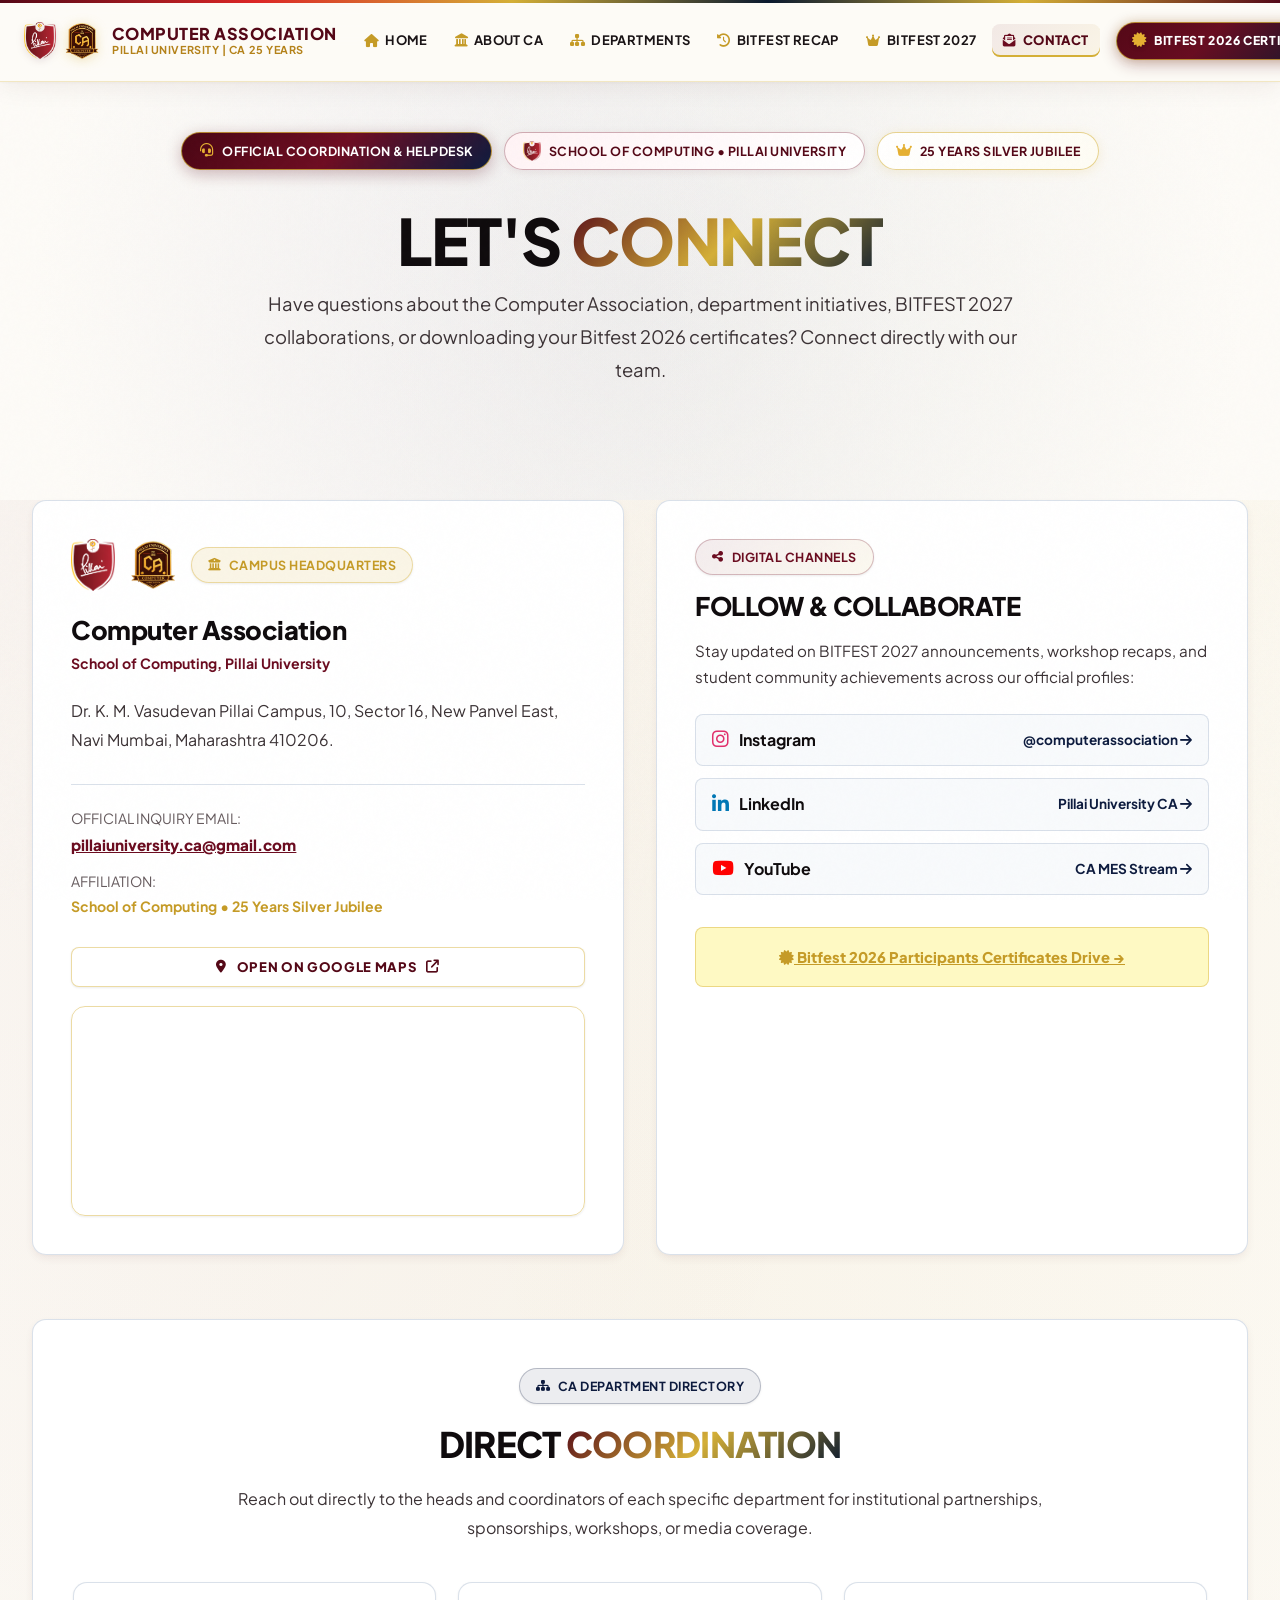
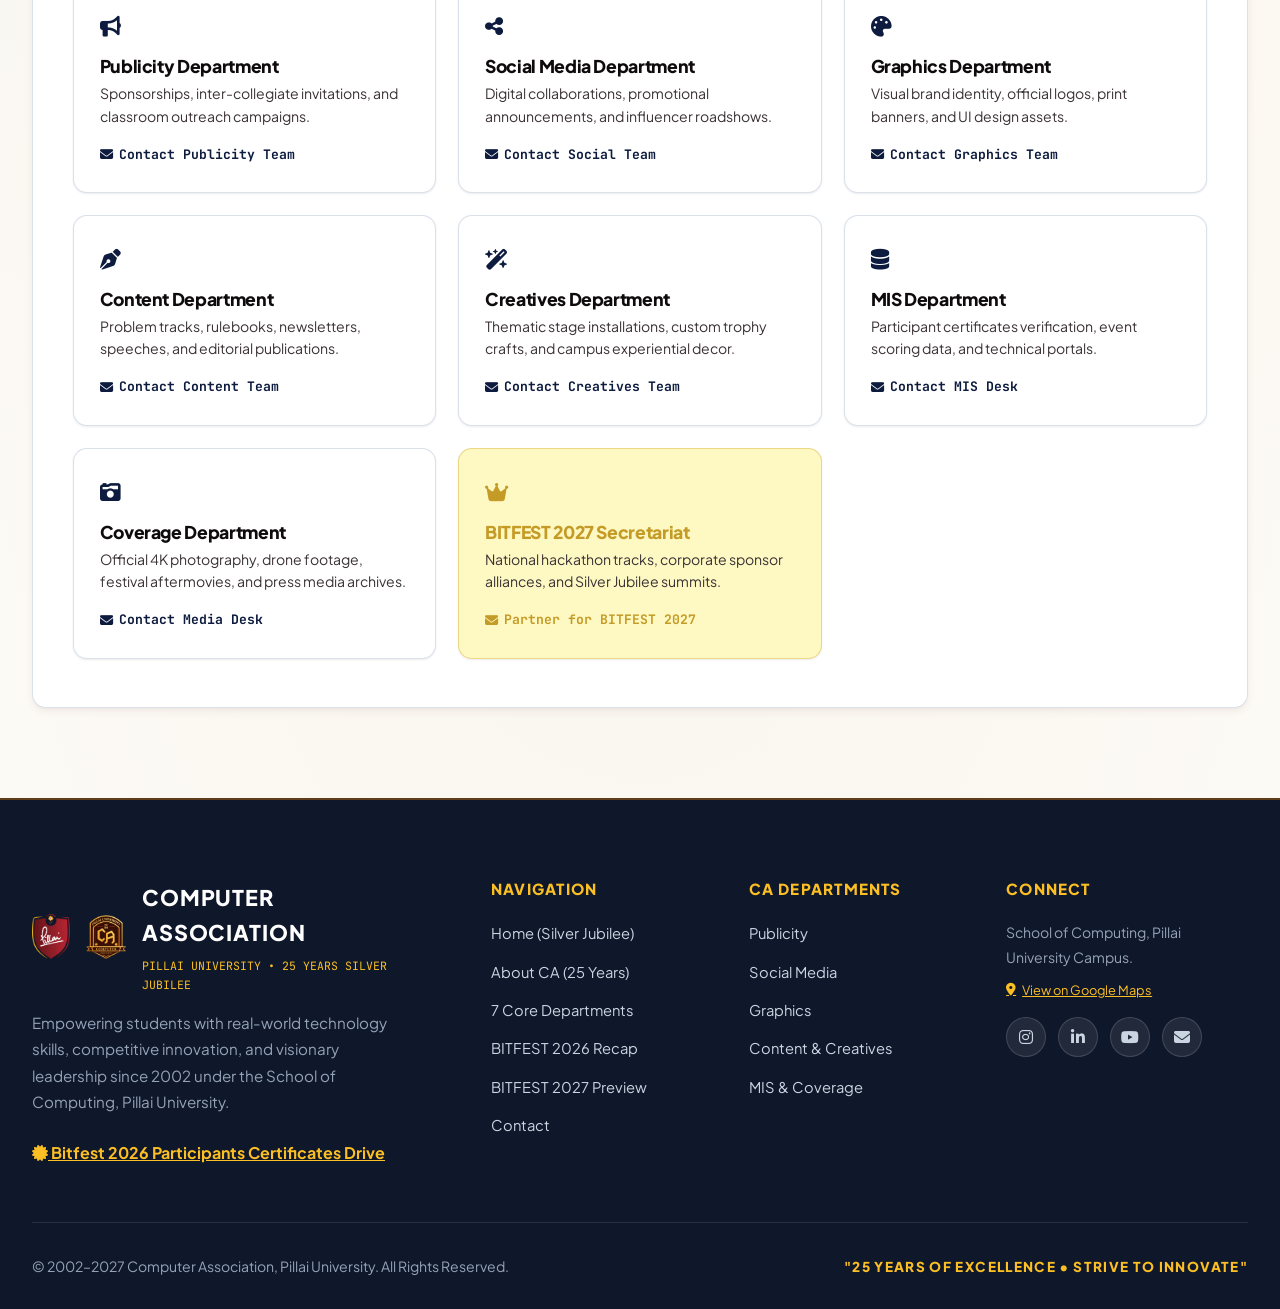
<file: contact.html>
<!DOCTYPE html>
<html lang="en">
<head>
  <meta charset="UTF-8">
  <meta name="viewport" content="width=device-width, initial-scale=1.0">
  <title>Contact &amp; Connect | Computer Association • 25 Years Silver Jubilee</title>
  <meta name="description" content="Get in touch with the Computer Association at School of Computing, Pillai University. Official campus location, department contacts, and certificate inquiries.">

  <!-- Favicon -->
  <link rel="icon" type="image/png" href="assets/logo/ca-emblem.png">

  <!-- Google Fonts & Font Awesome -->
  <link rel="preconnect" href="https://fonts.googleapis.com">
  <link rel="preconnect" href="https://fonts.gstatic.com" crossorigin>
  <link rel="stylesheet" href="https://cdnjs.cloudflare.com/ajax/libs/font-awesome/6.5.1/css/all.min.css">
  <link rel="stylesheet" href="https://fonts.googleapis.com/css2?family=Cinzel:wght@600;700;800;900&family=JetBrains+Mono:wght@400;500;600;700&family=Plus+Jakarta+Sans:ital,wght@0,300;0,400;0,500;0,600;0,700;0,800;1,400;1,600&display=swap">

  <!-- Core & Animation Stylesheets -->
  <link rel="stylesheet" href="css/style.css">
  <link rel="stylesheet" href="css/animations.css">
  <link rel="stylesheet" href="css/responsive.css">
</head>
<body>

  <!-- Subtle Ambient Texture Overlay -->
  <div class="noise-overlay" aria-hidden="true"></div>

  <!-- Header Navigation -->
  <header>
    <nav class="main-nav" id="mainNav" aria-label="Main Navigation">
      <div class="container nav-container">
        <!-- Dual Brand Identity with Subtitle Line -->
        <a href="index.html" class="nav-brand" aria-label="Computer Association Home">
          <div class="nav-brand-logos">
            <img src="assets/logo/pillai-logo.png" alt="Pillai University Shield" class="nav-logo-pillai">
            <img src="assets/logo/ca-emblem.png" alt="Computer Association Emblem" class="nav-logo-ca">
          </div>
          <div class="nav-brand-text">
            <span class="nav-brand-title">COMPUTER ASSOCIATION</span>
            <span class="nav-brand-sub">Pillai University | CA 25 Years</span>
          </div>
        </a>

        <ul class="nav-links" id="navLinks">
          <li><a href="index.html" class="nav-link"><i class="fas fa-house"></i> HOME</a></li>
          <li><a href="about.html" class="nav-link"><i class="fas fa-landmark"></i> ABOUT CA</a></li>
          <li><a href="index.html#departments" class="nav-link"><i class="fas fa-sitemap"></i> DEPARTMENTS</a></li>
          <li><a href="bitfest-2026.html" class="nav-link"><i class="fas fa-clock-rotate-left"></i> BITFEST RECAP</a></li>
          <li><a href="index.html#bitfest2027" class="nav-link"><i class="fas fa-crown"></i> BITFEST 2027</a></li>
          <li><a href="contact.html" class="nav-link active"><i class="fas fa-envelope-open-text"></i> CONTACT</a></li>
          <li class="mobile-only-cert">
            <a href="https://drive.google.com/drive/folders/1dmcq9ghw45XZvn7oZKkK8Ay9rswQZatS?usp=sharing" target="_blank"
              rel="noopener noreferrer" class="btn btn-royal-cert btn-sm" style="width: 100%; margin-top: 0.8rem; text-align: center;">
              <i class="fas fa-certificate"></i> BITFEST 2026 CERTIFICATES
            </a>
          </li>
        </ul>

        <div class="nav-cta-wrapper">
          <a href="https://drive.google.com/drive/folders/1dmcq9ghw45XZvn7oZKkK8Ay9rswQZatS?usp=sharing" target="_blank" rel="noopener noreferrer" class="cert-nav-badge" title="Bitfest 2026 Participants Certificates">
            <i class="fas fa-certificate"></i>
            <span>BITFEST 2026 CERTIFICATES</span>
          </a>
          <button class="mobile-toggle" id="mobileMenuToggle" aria-label="Toggle Navigation Menu">
            <span class="hamburger-line"></span>
            <span class="hamburger-line"></span>
            <span class="hamburger-line"></span>
          </button>
        </div>
      </div>
    </nav>
  </header>

  <main>
    <!-- CONTACT HERO -->
    <section class="section-spacing" style="padding-top: 50px; background: radial-gradient(circle at center, rgba(37, 99, 235, 0.05) 0%, var(--bg-base) 90%);">
      <div class="container" style="text-align: center;">
        <!-- Unified Premium Contact Badges Row -->
        <div class="contact-hero-badges reveal-on-scroll">
          <span class="contact-hero-pill ribbon">
            <i class="fas fa-headset"></i> OFFICIAL COORDINATION &amp; HELPDESK
          </span>
          <span class="contact-hero-pill crest">
            <img src="assets/logo/pillai-logo.png" alt="Pillai University Shield"> SCHOOL OF COMPUTING • PILLAI UNIVERSITY
          </span>
          <span class="contact-hero-pill jubilee">
            <i class="fas fa-crown"></i> 25 YEARS SILVER JUBILEE
          </span>
        </div>

        <h1 class="section-title" style="font-size: clamp(2.4rem, 5vw, 4rem); margin-bottom: 0.5rem;">
          LET'S <span class="gradient-text-royal">CONNECT</span>
        </h1>
        <p class="section-subtitle" style="max-width: 760px; margin: 0 auto 1.5rem auto;">
          Have questions about the Computer Association, department initiatives, BITFEST 2027 collaborations, or downloading your Bitfest 2026 certificates? Connect directly with our team.
        </p>
      </div>
    </section>

    <!-- CAMPUS HEADQUARTERS & SOCIAL CHANNELS -->
    <section class="section-spacing" style="padding-top: 0;">
      <div class="container">
        <div style="display: grid; grid-template-columns: repeat(auto-fit, minmax(320px, 1fr)); gap: 2rem; margin-bottom: 4rem;">
          <!-- Campus Headquarters Card -->
          <div class="hud-card tilt-card">
            <div style="display: flex; align-items: center; gap: 14px; margin-bottom: 1.5rem;">
              <img src="assets/logo/pillai-logo.png" alt="Pillai University" style="width: 44px; height: auto;">
              <img src="assets/logo/ca-emblem.png" alt="CA Logo" style="width: 48px; height: 48px;">
              <div>
                <span class="section-tag gold" style="margin: 0;"><i class="fas fa-building-columns"></i> CAMPUS HEADQUARTERS</span>
              </div>
            </div>

            <h2 style="color: var(--text-primary); font-size: 1.6rem; margin-bottom: 0.4rem;">Computer Association</h2>
            <div style="font-family: var(--font-heading); font-size: 0.88rem; color: var(--maroon-royal); font-weight: 700; margin-bottom: 1.4rem;">
              School of Computing, Pillai University
            </div>

            <p style="font-size: 1rem; line-height: 1.8; margin-bottom: 1.8rem; color: var(--text-secondary);">
              Dr. K. M. Vasudevan Pillai Campus, 10, Sector 16, New Panvel East, Navi Mumbai, Maharashtra 410206.
            </p>

            <div style="display: flex; flex-direction: column; gap: 12px; font-size: 0.88rem; border-top: 1px solid var(--border-subtle); padding-top: 1.4rem; margin-bottom: 1.8rem;">
              <div>
                <span style="color: var(--text-muted); display: block; margin-bottom: 2px;">OFFICIAL INQUIRY EMAIL:</span>
                <a href="mailto:pillaiuniversity.ca@gmail.com" style="color: var(--maroon-royal); font-weight: 800; font-size: 0.95rem; text-decoration: underline;">pillaiuniversity.ca@gmail.com</a>
              </div>
              <div>
                <span style="color: var(--text-muted); display: block; margin-bottom: 2px;">AFFILIATION:</span>
                <div style="color: var(--royal-gold); font-weight: 700;">School of Computing • 25 Years Silver Jubilee</div>
              </div>
            </div>

            <a href="https://maps.app.goo.gl/jk42DVShTvpNgkVe8" target="_blank" rel="noopener noreferrer" class="btn btn-secondary btn-sm" style="width: 100%; text-align: center; margin-bottom: 1.2rem;">
              <i class="fas fa-location-dot"></i> OPEN ON GOOGLE MAPS <i class="fas fa-arrow-up-right-from-square"></i>
            </a>

            <!-- Embedded Interactive Google Map for Pillai University Campus -->
            <div style="border-radius: var(--radius-md); overflow: hidden; border: 1.5px solid var(--border-gold); box-shadow: var(--shadow-sm); height: 210px; width: 100%;">
              <iframe
                title="Pillai University Google Map Location"
                src="https://www.google.com/maps/embed?pb=!1m18!1m12!1m3!1d3772.668547214695!2d73.12556277598877!3d18.990629782195026!2m3!1f0!2f0!3f0!3m2!1i1024!2i768!4f13.1!3m3!1m2!1s0x3be7e92f98da6fc9%3A0x28cba95ba16ed17a!2sPillai%20University!5e0!3m2!1sen!2sin!4v1711200000000!5m2!1sen!2sin"
                width="100%"
                height="100%"
                style="border:0;"
                allowfullscreen=""
                loading="lazy"
                referrerpolicy="no-referrer-when-downgrade">
              </iframe>
            </div>
          </div>

          <!-- Official Social Channels Card -->
          <div class="hud-card tilt-card">
            <span class="section-tag" style="margin-bottom: 1rem;"><i class="fas fa-share-nodes"></i> DIGITAL CHANNELS</span>
            <h2 style="color: var(--text-primary); font-size: 1.6rem; margin-bottom: 1rem;">FOLLOW &amp; COLLABORATE</h2>
            <p style="font-size: 0.95rem; line-height: 1.7; margin-bottom: 1.5rem; color: var(--text-secondary);">
              Stay updated on BITFEST 2027 announcements, workshop recaps, and student community achievements across our official profiles:
            </p>

            <div style="display: flex; flex-direction: column; gap: 12px; margin-bottom: 2rem;">
              <a href="https://www.instagram.com/computerassociation" target="_blank" rel="noopener noreferrer" style="display: flex; align-items: center; justify-content: space-between; padding: 12px 16px; background: #f8fafc; border: 1px solid var(--border-subtle); border-radius: var(--radius-sm); color: var(--text-primary); font-weight: 700;">
                <span style="display: flex; align-items: center; gap: 10px;"><i class="fab fa-instagram" style="color: #e1306c; font-size: 1.2rem;"></i> Instagram</span>
                <span style="color: var(--royal-blue); font-size: 0.85rem;">@computerassociation <i class="fas fa-arrow-right"></i></span>
              </a>

              <a href="https://www.linkedin.com/company/pillaiuniversity-ca/" target="_blank" rel="noopener noreferrer" style="display: flex; align-items: center; justify-content: space-between; padding: 12px 16px; background: #f8fafc; border: 1px solid var(--border-subtle); border-radius: var(--radius-sm); color: var(--text-primary); font-weight: 700;">
                <span style="display: flex; align-items: center; gap: 10px;"><i class="fab fa-linkedin-in" style="color: #0077b5; font-size: 1.2rem;"></i> LinkedIn</span>
                <span style="color: var(--royal-blue); font-size: 0.85rem;">Pillai University CA <i class="fas fa-arrow-right"></i></span>
              </a>

              <a href="https://youtube.com/@computerassociation-mes" target="_blank" rel="noopener noreferrer" style="display: flex; align-items: center; justify-content: space-between; padding: 12px 16px; background: #f8fafc; border: 1px solid var(--border-subtle); border-radius: var(--radius-sm); color: var(--text-primary); font-weight: 700;">
                <span style="display: flex; align-items: center; gap: 10px;"><i class="fab fa-youtube" style="color: #ff0000; font-size: 1.2rem;"></i> YouTube</span>
                <span style="color: var(--royal-blue); font-size: 0.85rem;">CA MES Stream <i class="fas fa-arrow-right"></i></span>
              </a>
            </div>

            <div style="background: var(--royal-gold-light); border: 1px solid var(--border-gold); padding: 1rem; border-radius: var(--radius-sm); text-align: center;">
              <a href="https://drive.google.com/drive/folders/1dmcq9ghw45XZvn7oZKkK8Ay9rswQZatS?usp=sharing" target="_blank" rel="noopener noreferrer" style="font-weight: 800; color: var(--royal-gold); text-decoration: underline; font-size: 0.92rem;">
                <i class="fas fa-certificate"></i> Bitfest 2026 Participants Certificates Drive →
              </a>
            </div>
          </div>
        </div>

        <!-- DEPARTMENT COORDINATION DIRECTORY (REPLACES OLD FORM) -->
        <div class="hud-card" style="padding: 3rem 2.5rem; background: #ffffff;">
          <div class="section-header" style="margin-bottom: 2.5rem;">
            <span class="section-tag purple"><i class="fas fa-sitemap"></i> CA DEPARTMENT DIRECTORY</span>
            <h2 class="section-title" style="font-size: 2.2rem;">DIRECT <span class="gradient-text-royal">COORDINATION</span></h2>
            <p class="section-subtitle" style="font-size: 1rem;">
              Reach out directly to the heads and coordinators of each specific department for institutional partnerships, sponsorships, workshops, or media coverage.
            </p>
          </div>

          <div class="contact-dir-grid">
            <div class="contact-dir-card">
              <div class="contact-dir-icon"><i class="fas fa-bullhorn"></i></div>
              <h3 class="contact-dir-title">Publicity Department</h3>
              <p class="contact-dir-desc">Sponsorships, inter-collegiate invitations, and classroom outreach campaigns.</p>
              <a href="mailto:pillaiuniversity.ca@gmail.com?subject=Publicity%20Inquiry" class="contact-dir-link">
                <i class="fas fa-envelope"></i> Contact Publicity Team
              </a>
            </div>

            <div class="contact-dir-card">
              <div class="contact-dir-icon"><i class="fas fa-share-nodes"></i></div>
              <h3 class="contact-dir-title">Social Media Department</h3>
              <p class="contact-dir-desc">Digital collaborations, promotional announcements, and influencer roadshows.</p>
              <a href="mailto:pillaiuniversity.ca@gmail.com?subject=Social%20Media%20Inquiry" class="contact-dir-link">
                <i class="fas fa-envelope"></i> Contact Social Team
              </a>
            </div>

            <div class="contact-dir-card">
              <div class="contact-dir-icon"><i class="fas fa-palette"></i></div>
              <h3 class="contact-dir-title">Graphics Department</h3>
              <p class="contact-dir-desc">Visual brand identity, official logos, print banners, and UI design assets.</p>
              <a href="mailto:pillaiuniversity.ca@gmail.com?subject=Graphics%20Inquiry" class="contact-dir-link">
                <i class="fas fa-envelope"></i> Contact Graphics Team
              </a>
            </div>

            <div class="contact-dir-card">
              <div class="contact-dir-icon"><i class="fas fa-pen-nib"></i></div>
              <h3 class="contact-dir-title">Content Department</h3>
              <p class="contact-dir-desc">Problem tracks, rulebooks, newsletters, speeches, and editorial publications.</p>
              <a href="mailto:pillaiuniversity.ca@gmail.com?subject=Content%20Inquiry" class="contact-dir-link">
                <i class="fas fa-envelope"></i> Contact Content Team
              </a>
            </div>

            <div class="contact-dir-card">
              <div class="contact-dir-icon"><i class="fas fa-wand-magic-sparkles"></i></div>
              <h3 class="contact-dir-title">Creatives Department</h3>
              <p class="contact-dir-desc">Thematic stage installations, custom trophy crafts, and campus experiential decor.</p>
              <a href="mailto:pillaiuniversity.ca@gmail.com?subject=Creatives%20Inquiry" class="contact-dir-link">
                <i class="fas fa-envelope"></i> Contact Creatives Team
              </a>
            </div>

            <div class="contact-dir-card">
              <div class="contact-dir-icon"><i class="fas fa-database"></i></div>
              <h3 class="contact-dir-title">MIS Department</h3>
              <p class="contact-dir-desc">Participant certificates verification, event scoring data, and technical portals.</p>
              <a href="mailto:pillaiuniversity.ca@gmail.com?subject=MIS%20Certificates%20Inquiry" class="contact-dir-link">
                <i class="fas fa-envelope"></i> Contact MIS Desk
              </a>
            </div>

            <div class="contact-dir-card">
              <div class="contact-dir-icon"><i class="fas fa-camera-retro"></i></div>
              <h3 class="contact-dir-title">Coverage Department</h3>
              <p class="contact-dir-desc">Official 4K photography, drone footage, festival aftermovies, and press media archives.</p>
              <a href="mailto:pillaiuniversity.ca@gmail.com?subject=Coverage%20Inquiry" class="contact-dir-link">
                <i class="fas fa-envelope"></i> Contact Media Desk
              </a>
            </div>

            <div class="contact-dir-card" style="background: var(--royal-gold-light); border-color: var(--border-gold);">
              <div class="contact-dir-icon" style="color: var(--royal-gold);"><i class="fas fa-crown"></i></div>
              <h3 class="contact-dir-title" style="color: var(--royal-gold);">BITFEST 2027 Secretariat</h3>
              <p class="contact-dir-desc">National hackathon tracks, corporate sponsor alliances, and Silver Jubilee summits.</p>
              <a href="mailto:pillaiuniversity.ca@gmail.com?subject=BITFEST%202027%20Partnership" class="contact-dir-link" style="color: var(--royal-gold);">
                <i class="fas fa-envelope"></i> Partner for BITFEST 2027
              </a>
            </div>
          </div>
        </div>
      </div>
    </section>
  </main>

  <!-- Global Footer -->
  <footer class="site-footer">
    <div class="container">
      <div class="footer-top-grid">
        <div class="footer-col">
          <div style="display: flex; align-items: center; gap: 14px; margin-bottom: 1rem;">
            <img src="assets/logo/pillai-logo.png" alt="Pillai University" style="width: 38px; height: auto;">
            <img src="assets/logo/ca-emblem.png" alt="CA Logo" style="width: 44px; height: 44px;">
            <div>
              <div class="footer-brand-title">COMPUTER ASSOCIATION</div>
              <div style="font-family: var(--font-mono); font-size: 0.72rem; color: #fbbf24;">PILLAI UNIVERSITY • 25 YEARS SILVER JUBILEE</div>
            </div>
          </div>
          <p class="footer-brand-desc">
            Empowering students with real-world technology skills, competitive innovation, and visionary leadership since 2002 under the School of Computing, Pillai University.
          </p>
          <div>
            <a href="https://drive.google.com/drive/folders/1dmcq9ghw45XZvn7oZKkK8Ay9rswQZatS?usp=sharing" target="_blank" rel="noopener noreferrer" style="color: #fbbf24; font-weight: 700; text-decoration: underline;">
              <i class="fas fa-certificate"></i> Bitfest 2026 Participants Certificates Drive
            </a>
          </div>
        </div>

        <div class="footer-col">
          <h4 class="footer-col-title">Navigation</h4>
          <ul class="footer-links-list">
            <li><a href="index.html" class="footer-link">Home (Silver Jubilee)</a></li>
            <li><a href="about.html" class="footer-link">About CA (25 Years)</a></li>
            <li><a href="index.html#departments" class="footer-link">7 Core Departments</a></li>
            <li><a href="index.html#bitfestOverview" class="footer-link">BITFEST 2026 Recap</a></li>
            <li><a href="index.html#bitfest2027" class="footer-link">BITFEST 2027 Preview</a></li>
            <li><a href="contact.html" class="footer-link">Contact</a></li>
          </ul>
        </div>

        <div class="footer-col">
          <h4 class="footer-col-title">CA Departments</h4>
          <ul class="footer-links-list">
            <li><a href="index.html#departments" class="footer-link">Publicity</a></li>
            <li><a href="index.html#departments" class="footer-link">Social Media</a></li>
            <li><a href="index.html#departments" class="footer-link">Graphics</a></li>
            <li><a href="index.html#departments" class="footer-link">Content &amp; Creatives</a></li>
            <li><a href="index.html#departments" class="footer-link">MIS &amp; Coverage</a></li>
          </ul>
        </div>

        <div class="footer-col">
          <h4 class="footer-col-title">Connect</h4>
          <p style="font-size: 0.88rem; color: #94a3b8; margin-bottom: 0.35rem;">
            School of Computing, Pillai University Campus.
          </p>
          <a href="https://maps.app.goo.gl/jk42DVShTvpNgkVe8" target="_blank" rel="noopener noreferrer" style="display: inline-flex; align-items: center; gap: 6px; font-size: 0.8rem; color: #fbbf24; text-decoration: underline; margin-bottom: 1rem;">
            <i class="fas fa-location-dot"></i> View on Google Maps
          </a>
          <div style="display: flex; gap: 12px;">
            <a href="https://www.instagram.com/computerassociation" target="_blank" rel="noopener noreferrer" class="social-icon-btn" title="Instagram"><i class="fab fa-instagram"></i></a>
            <a href="https://www.linkedin.com/company/pillaiuniversity-ca/" target="_blank" rel="noopener noreferrer" class="social-icon-btn" title="LinkedIn"><i class="fab fa-linkedin-in"></i></a>
            <a href="https://youtube.com/@computerassociation-mes" target="_blank" rel="noopener noreferrer" class="social-icon-btn" title="YouTube"><i class="fab fa-youtube"></i></a>
            <a href="mailto:pillaiuniversity.ca@gmail.com" class="social-icon-btn" title="Email Us"><i class="fas fa-envelope"></i></a>
          </div>
        </div>
      </div>

      <div class="footer-bottom-bar">
        <div class="copyright-text">
          &copy; 2002–2027 Computer Association, Pillai University. All Rights Reserved.
        </div>
        <div class="arcade-motto-tag">
          "25 YEARS OF EXCELLENCE • STRIVE TO INNOVATE"
        </div>
      </div>
    </div>
  </footer>

  <!-- Scripts -->
  <script src="js/main.js"></script>
  <script src="js/animations.js"></script>
</body>
</html>
</file>
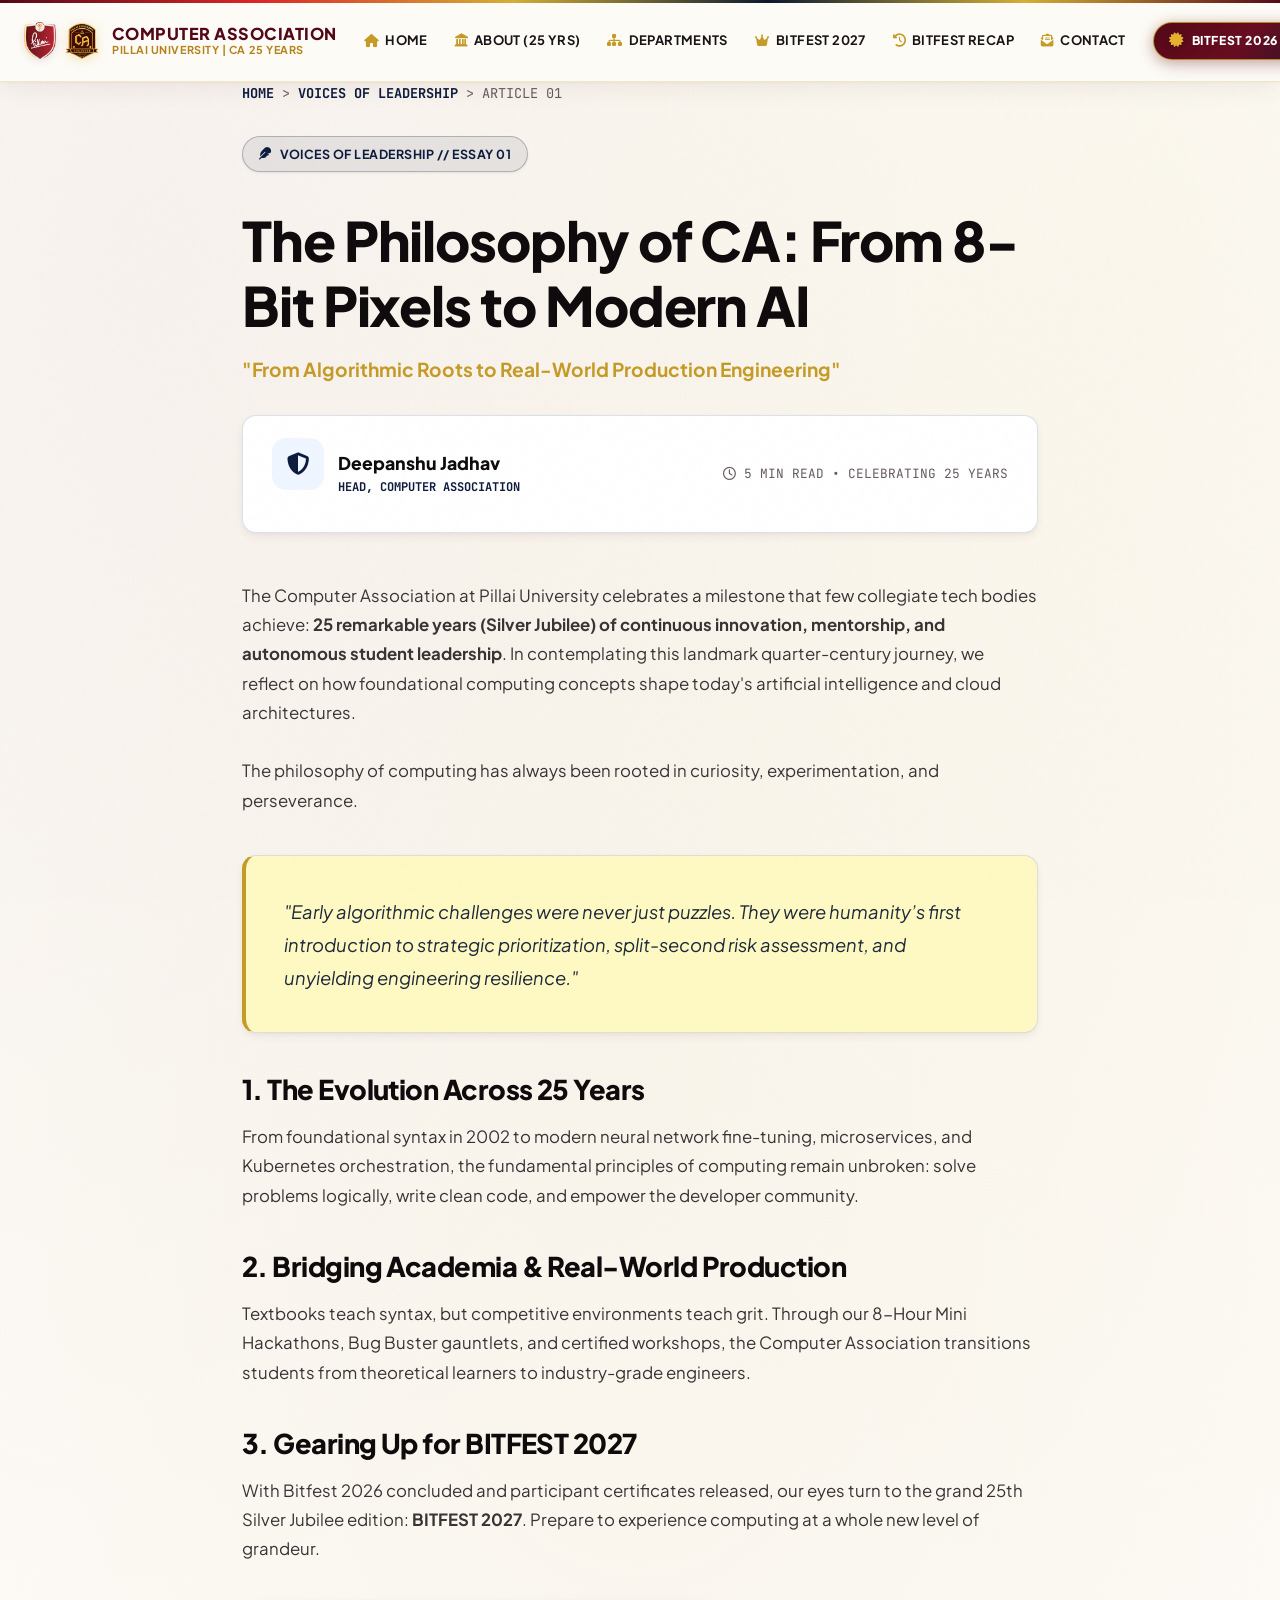
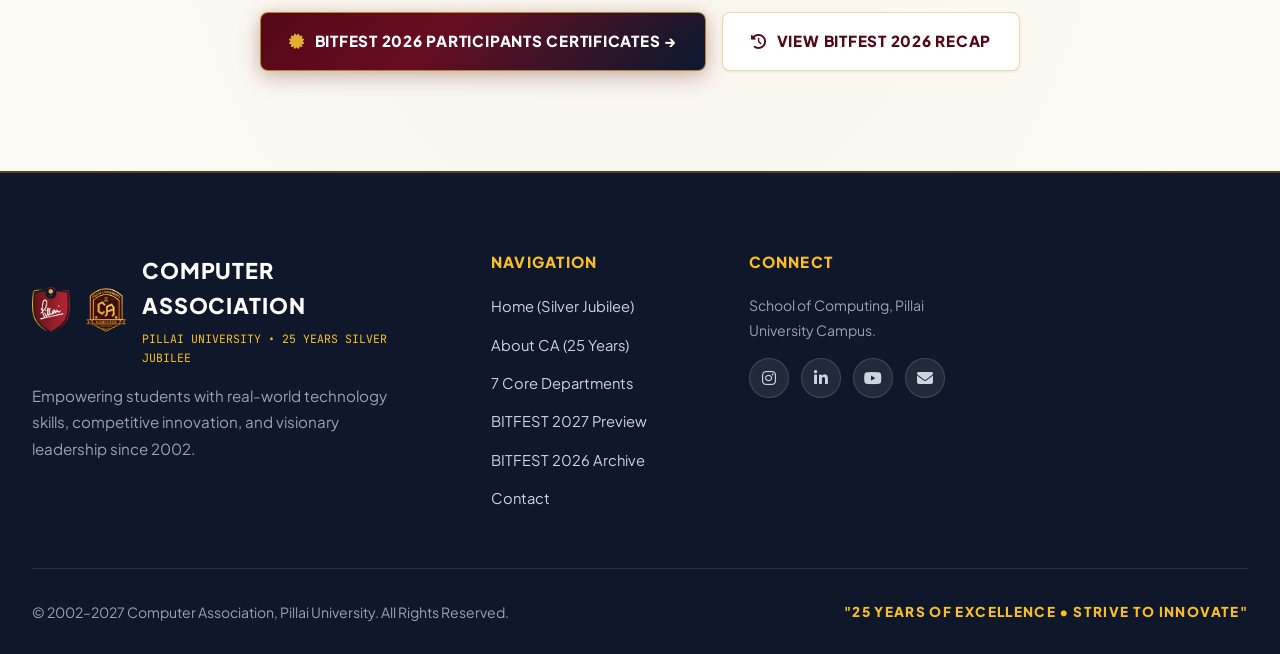
<file: articles/article-1.html>
<!DOCTYPE html>
<html lang="en">
<head>
  <meta charset="UTF-8">
  <meta name="viewport" content="width=device-width, initial-scale=1.0">
  <title>The Philosophy of CA: From 8-Bit Pixels to Modern AI | Voices of Leadership</title>
  <meta name="description" content="An editorial essay by the Head of Computer Association, Pillai University on the philosophy of computing, student autonomy, and technological evolution.">

  <!-- Favicon -->
  <link rel="icon" type="image/png" href="../assets/logo/ca-emblem.png">

  <!-- Google Fonts & Font Awesome -->
  <link rel="preconnect" href="https://fonts.googleapis.com">
  <link rel="preconnect" href="https://fonts.gstatic.com" crossorigin>
  <link rel="stylesheet" href="https://cdnjs.cloudflare.com/ajax/libs/font-awesome/6.5.1/css/all.min.css">
  <link rel="stylesheet" href="https://fonts.googleapis.com/css2?family=Cinzel:wght@600;700;800;900&family=JetBrains+Mono:wght@400;500;600;700&family=Plus+Jakarta+Sans:ital,wght@0,300;0,400;0,500;0,600;0,700;0,800;1,400;1,600&display=swap">

  <!-- Core & Animation Stylesheets -->
  <link rel="stylesheet" href="../css/style.css">
  <link rel="stylesheet" href="../css/animations.css">
  <link rel="stylesheet" href="../css/responsive.css">
</head>
<body>

  <!-- Ambient Texture -->
  <div class="noise-overlay" aria-hidden="true"></div>


  <!-- Header Navigation -->
  <header>
    <nav class="main-nav" id="mainNav" aria-label="Main Navigation">
      <div class="container nav-container">
        <!-- Dual Brand Identity with Subtitle Line -->
        <a href="../index.html" class="nav-brand">
          <div class="nav-brand-logos">
            <img src="../assets/logo/pillai-logo.png" alt="Pillai University Shield" class="nav-logo-pillai">
            <img src="../assets/logo/ca-emblem.png" alt="Computer Association Emblem" class="nav-logo-ca">
          </div>
          <div class="nav-brand-text">
            <span class="nav-brand-title">COMPUTER ASSOCIATION</span>
            <span class="nav-brand-sub">Pillai University | CA 25 Years</span>
          </div>
        </a>

        <ul class="nav-links" id="navLinks">
          <li><a href="../index.html" class="nav-link"><i class="fas fa-house"></i> HOME</a></li>
          <li><a href="../about.html" class="nav-link"><i class="fas fa-landmark"></i> ABOUT (25 YRS)</a></li>
          <li><a href="../index.html#departments" class="nav-link"><i class="fas fa-sitemap"></i> DEPARTMENTS</a></li>
          <li><a href="../index.html#bitfest2027" class="nav-link"><i class="fas fa-crown"></i> BITFEST 2027</a></li>
          <li><a href="../bitfest-2026.html" class="nav-link"><i class="fas fa-clock-rotate-left"></i> BITFEST RECAP</a></li>
          <li><a href="../contact.html" class="nav-link"><i class="fas fa-envelope-open-text"></i> CONTACT</a></li>
          <li class="mobile-only-cert">
            <a href="https://drive.google.com/drive/folders/1dmcq9ghw45XZvn7oZKkK8Ay9rswQZatS?usp=sharing" target="_blank"
              rel="noopener noreferrer" class="btn btn-royal-cert btn-sm" style="width: 100%; margin-top: 0.8rem; text-align: center;">
              <i class="fas fa-certificate"></i> BITFEST 2026 CERTIFICATES
            </a>
          </li>
        </ul>

        <div class="nav-cta-wrapper">
          <a href="https://drive.google.com/drive/folders/1dmcq9ghw45XZvn7oZKkK8Ay9rswQZatS?usp=sharing" target="_blank" rel="noopener noreferrer" class="cert-nav-badge" title="Bitfest 2026 Participants Certificates">
            <i class="fas fa-certificate"></i>
            <span>BITFEST 2026 CERTIFICATES</span>
          </a>
          <button class="mobile-toggle" id="mobileMenuToggle" aria-label="Toggle Navigation Menu">
            <span class="hamburger-line"></span>
            <span class="hamburger-line"></span>
            <span class="hamburger-line"></span>
          </button>
        </div>
      </div>
    </nav>
  </header>

  <main style="padding-top: calc(var(--nav-height) + var(--ticker-height) + 40px); padding-bottom: 100px;">
    <div class="container" style="max-width: 860px;">
      <!-- Breadcrumb -->
      <div style="margin-bottom: 2rem; font-family: var(--font-mono); font-size: 0.85rem; color: var(--text-muted);">
        <a href="../index.html" style="color: var(--royal-blue); font-weight: 700;">HOME</a> &gt; 
        <a href="../index.html#voicesOfLeadership" style="color: var(--royal-blue); font-weight: 700;">VOICES OF LEADERSHIP</a> &gt; 
        <span>ARTICLE 01</span>
      </div>

      <!-- Article Header -->
      <div style="margin-bottom: 3rem;">
        <span class="section-tag purple"><i class="fas fa-feather"></i> VOICES OF LEADERSHIP // ESSAY 01</span>
        <h1 style="font-size: clamp(2.2rem, 4.5vw, 3.4rem); margin: 1rem 0; color: var(--text-primary); line-height: 1.2;">
          The Philosophy of CA: From 8-Bit Pixels to Modern AI
        </h1>
        <div style="font-family: var(--font-heading); font-size: 1.2rem; color: var(--royal-gold); font-weight: 700; margin-bottom: 1.8rem;">
          "From Algorithmic Roots to Real-World Production Engineering"
        </div>

        <!-- Author Byline -->
        <div class="hud-card" style="padding: 1.4rem 1.8rem; display: flex; align-items: center; justify-content: space-between; flex-wrap: wrap; gap: 1rem;">
          <div style="display: flex; align-items: center; gap: 14px;">
            <div class="author-monogram-badge">
              <i class="fas fa-shield-halved"></i>
            </div>
            <div>
              <div style="font-weight: 800; color: var(--text-primary); font-size: 1.1rem;">Deepanshu Jadhav</div>
              <div style="font-family: var(--font-mono); font-size: 0.75rem; color: var(--royal-blue); font-weight: 700;">HEAD, COMPUTER ASSOCIATION</div>
            </div>
          </div>
          <div style="font-family: var(--font-mono); font-size: 0.8rem; color: var(--text-muted);">
            <span><i class="far fa-clock"></i> 5 MIN READ</span> • 
            <span>CELEBRATING 25 YEARS</span>
          </div>
        </div>
      </div>

      <!-- Article Prose Content -->
      <article style="color: var(--text-secondary); font-size: 1.12rem; line-height: 1.9;">
        <p style="margin-bottom: 1.8rem;">
          The Computer Association at Pillai University celebrates a milestone that few collegiate tech bodies achieve: <strong>25 remarkable years (Silver Jubilee) of continuous innovation, mentorship, and autonomous student leadership</strong>. In contemplating this landmark quarter-century journey, we reflect on how foundational computing concepts shape today's artificial intelligence and cloud architectures.
        </p>

        <p style="margin-bottom: 1.8rem;">
          The philosophy of computing has always been rooted in curiosity, experimentation, and perseverance.
        </p>

        <div class="hud-card" style="margin: 2.5rem 0; border-left: 4px solid var(--royal-gold); background: var(--royal-gold-light);">
          <p style="font-style: italic; color: #1e293b; font-size: 1.15rem; margin: 0; line-height: 1.8;">
            "Early algorithmic challenges were never just puzzles. They were humanity’s first introduction to strategic prioritization, split-second risk assessment, and unyielding engineering resilience."
          </p>
        </div>

        <h2 style="color: var(--text-primary); font-size: 1.7rem; margin: 2.5rem 0 1rem 0;">1. The Evolution Across 25 Years</h2>
        <p style="margin-bottom: 1.8rem;">
          From foundational syntax in 2002 to modern neural network fine-tuning, microservices, and Kubernetes orchestration, the fundamental principles of computing remain unbroken: solve problems logically, write clean code, and empower the developer community.
        </p>

        <h2 style="color: var(--text-primary); font-size: 1.7rem; margin: 2.5rem 0 1rem 0;">2. Bridging Academia &amp; Real-World Production</h2>
        <p style="margin-bottom: 1.8rem;">
          Textbooks teach syntax, but competitive environments teach grit. Through our 8-Hour Mini Hackathons, Bug Buster gauntlets, and certified workshops, the Computer Association transitions students from theoretical learners to industry-grade engineers.
        </p>

        <h2 style="color: var(--text-primary); font-size: 1.7rem; margin: 2.5rem 0 1rem 0;">3. Gearing Up for BITFEST 2027</h2>
        <p style="margin-bottom: 2rem;">
          With Bitfest 2026 concluded and participant certificates released, our eyes turn to the grand 25th Silver Jubilee edition: <strong>BITFEST 2027</strong>. Prepare to experience computing at a whole new level of grandeur.
        </p>

        <!-- Back to Hub Buttons -->
        <div style="margin-top: 3rem; display: flex; gap: 1rem; justify-content: center; flex-wrap: wrap;">
          <a href="https://drive.google.com/drive/folders/1dmcq9ghw45XZvn7oZKkK8Ay9rswQZatS?usp=sharing" target="_blank" rel="noopener noreferrer" class="btn btn-royal-cert btn-shimmer">
            <i class="fas fa-certificate"></i> Bitfest 2026 Participants Certificates →
          </a>
          <a href="../bitfest-2026.html" class="btn btn-secondary">
            <i class="fas fa-clock-rotate-left"></i> View Bitfest 2026 Recap
          </a>
        </div>
      </article>
    </div>
  </main>

  <!-- Global Footer -->
  <footer class="site-footer">
    <div class="container">
      <div class="footer-top-grid">
        <div class="footer-col">
          <div style="display: flex; align-items: center; gap: 14px; margin-bottom: 1rem;">
            <img src="../assets/logo/pillai-logo.png" alt="Pillai University Shield" style="width: 38px; height: auto;">
            <img src="../assets/logo/ca-emblem.png" alt="CA Emblem" style="width: 44px; height: 44px;">
            <div>
              <div class="footer-brand-title">COMPUTER ASSOCIATION</div>
              <div style="font-family: var(--font-mono); font-size: 0.72rem; color: #fbbf24;">PILLAI UNIVERSITY • 25 YEARS SILVER JUBILEE</div>
            </div>
          </div>
          <p class="footer-brand-desc">
            Empowering students with real-world technology skills, competitive innovation, and visionary leadership since 2002.
          </p>
        </div>

        <div class="footer-col">
          <h4 class="footer-col-title">Navigation</h4>
          <ul class="footer-links-list">
            <li><a href="../index.html" class="footer-link">Home (Silver Jubilee)</a></li>
            <li><a href="../about.html" class="footer-link">About CA (25 Years)</a></li>
            <li><a href="../index.html#departments" class="footer-link">7 Core Departments</a></li>
            <li><a href="../index.html#bitfest2027" class="footer-link">BITFEST 2027 Preview</a></li>
            <li><a href="../bitfest-2026.html" class="footer-link">BITFEST 2026 Archive</a></li>
            <li><a href="../contact.html" class="footer-link">Contact</a></li>
          </ul>
        </div>

        <div class="footer-col">
          <h4 class="footer-col-title">Connect</h4>
          <p style="font-size: 0.88rem; color: #94a3b8; margin-bottom: 1rem;">
            School of Computing, Pillai University Campus.
          </p>
          <div style="display: flex; gap: 12px;">
            <a href="https://www.instagram.com/computerassociation" target="_blank" rel="noopener noreferrer" class="social-icon-btn" title="Instagram"><i class="fab fa-instagram"></i></a>
            <a href="https://www.linkedin.com/company/pillaiuniversity-ca/" target="_blank" rel="noopener noreferrer" class="social-icon-btn" title="LinkedIn"><i class="fab fa-linkedin-in"></i></a>
            <a href="https://youtube.com/@computerassociation-mes" target="_blank" rel="noopener noreferrer" class="social-icon-btn" title="YouTube"><i class="fab fa-youtube"></i></a>
            <a href="mailto:pillaiuniversity.ca@gmail.com" class="social-icon-btn" title="Email Us"><i class="fas fa-envelope"></i></a>
          </div>
        </div>
      </div>

      <div class="footer-bottom-bar">
        <div class="copyright-text">
          &copy; 2002–2027 Computer Association, Pillai University. All Rights Reserved.
        </div>
        <div class="arcade-motto-tag">
          "25 YEARS OF EXCELLENCE • STRIVE TO INNOVATE"
        </div>
      </div>
    </div>
  </footer>

  <!-- Scripts -->
  <script src="../js/main.js"></script>
  <script src="../js/animations.js"></script>
</body>
</html>
</file>
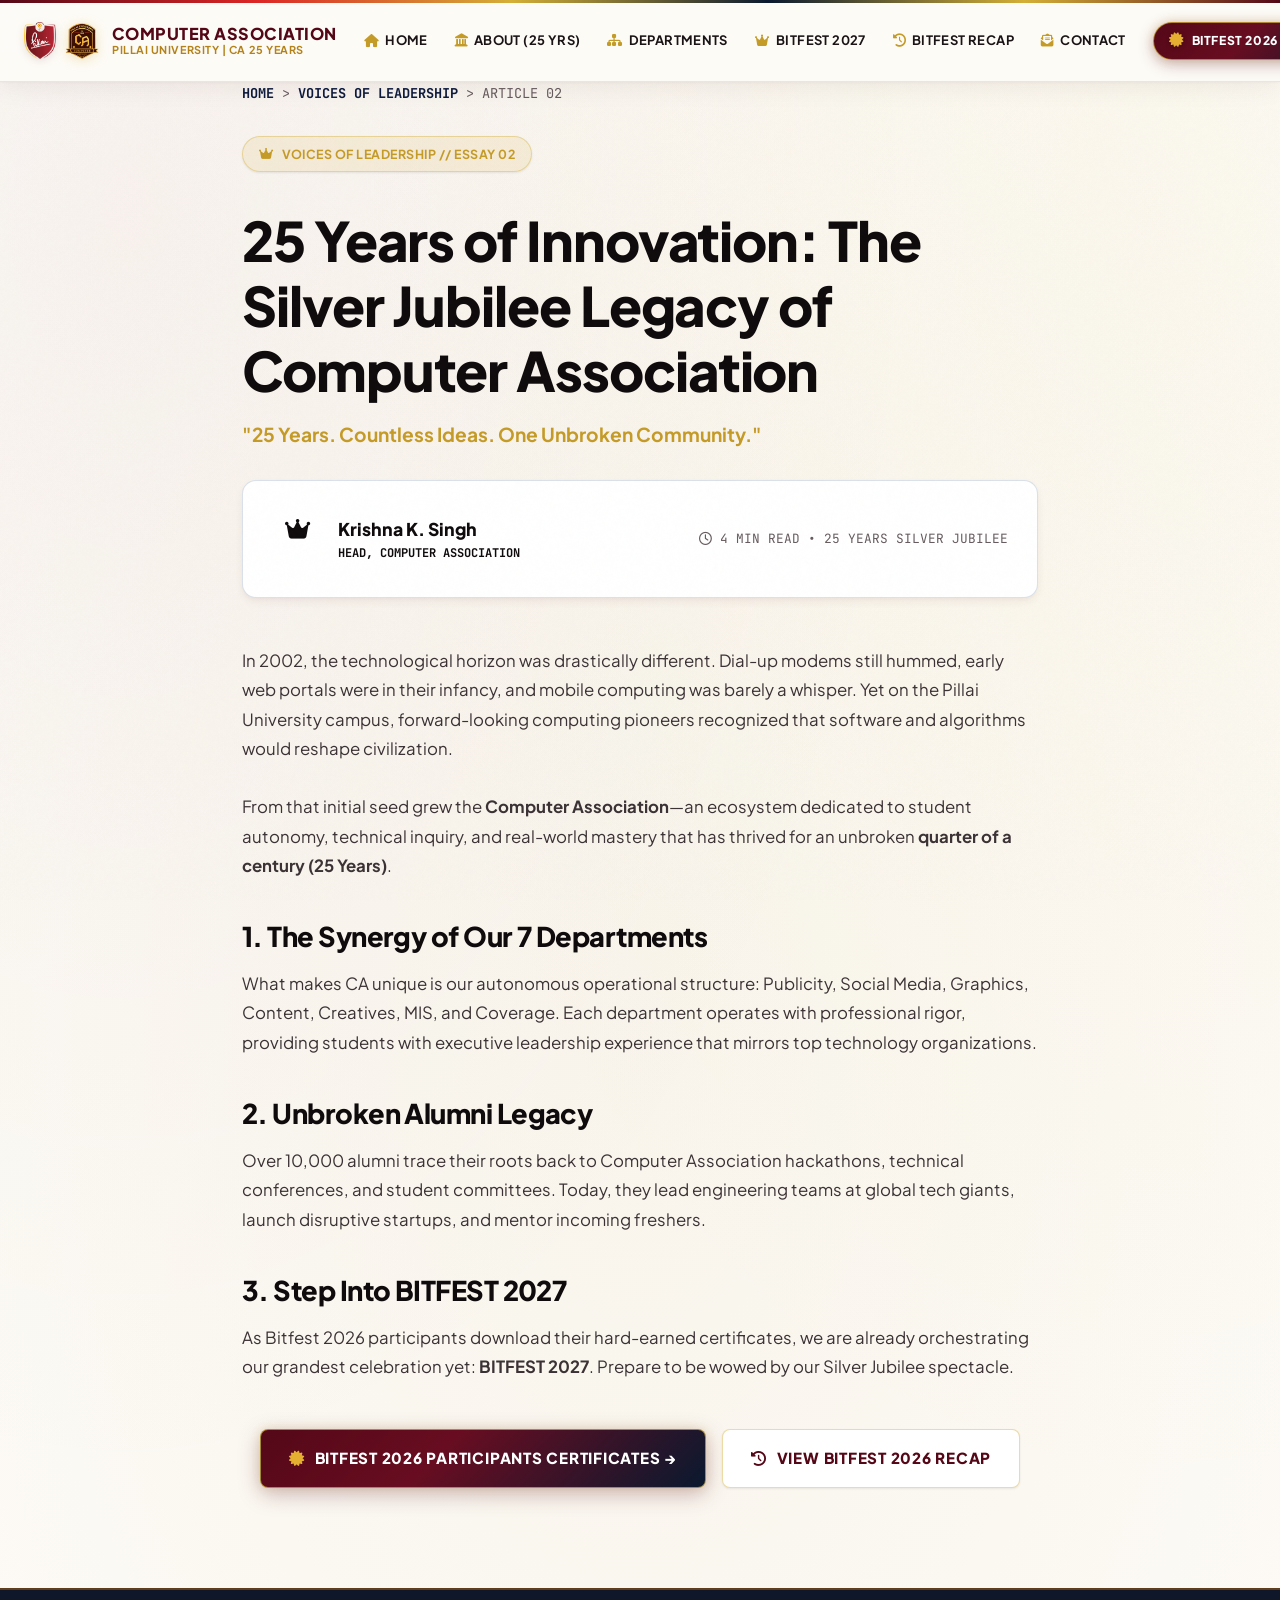
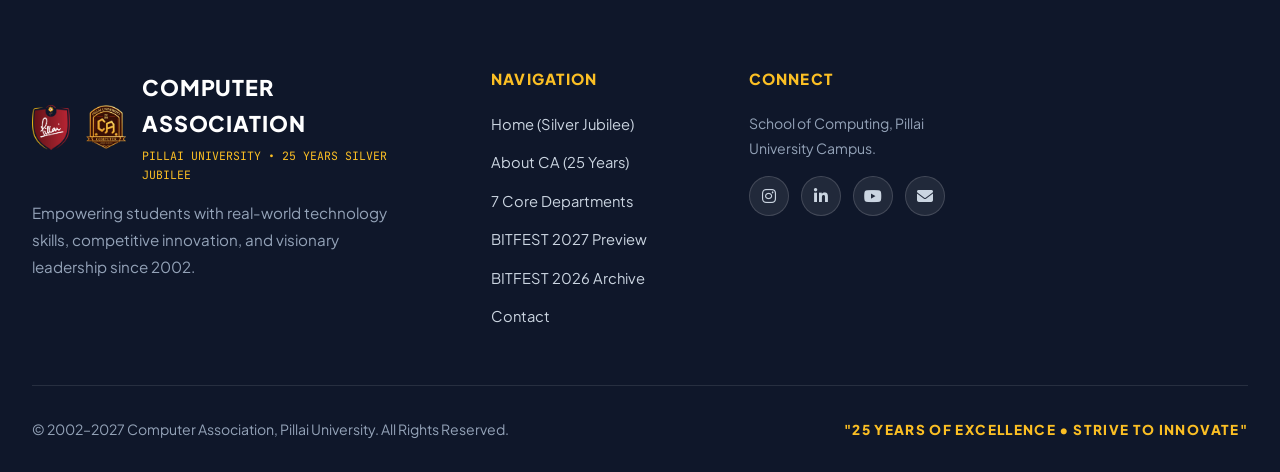
<file: articles/article-2.html>
<!DOCTYPE html>
<html lang="en">
<head>
  <meta charset="UTF-8">
  <meta name="viewport" content="width=device-width, initial-scale=1.0">
  <title>25 Years of Innovation: The Silver Jubilee Legacy | Voices of Leadership</title>
  <meta name="description" content="An editorial essay by the Head of Computer Association, Pillai University on 25 years of student-driven growth, peer mentorship, and transformative milestones.">

  <!-- Favicon -->
  <link rel="icon" type="image/png" href="../assets/logo/ca-emblem.png">

  <!-- Google Fonts & Font Awesome -->
  <link rel="preconnect" href="https://fonts.googleapis.com">
  <link rel="preconnect" href="https://fonts.gstatic.com" crossorigin>
  <link rel="stylesheet" href="https://cdnjs.cloudflare.com/ajax/libs/font-awesome/6.5.1/css/all.min.css">
  <link rel="stylesheet" href="https://fonts.googleapis.com/css2?family=Cinzel:wght@600;700;800;900&family=JetBrains+Mono:wght@400;500;600;700&family=Plus+Jakarta+Sans:ital,wght@0,300;0,400;0,500;0,600;0,700;0,800;1,400;1,600&display=swap">

  <!-- Core & Animation Stylesheets -->
  <link rel="stylesheet" href="../css/style.css">
  <link rel="stylesheet" href="../css/animations.css">
  <link rel="stylesheet" href="../css/responsive.css">
</head>
<body>

  <!-- Ambient Texture -->
  <div class="noise-overlay" aria-hidden="true"></div>


  <!-- Header Navigation -->
  <header>
    <nav class="main-nav" id="mainNav" aria-label="Main Navigation">
      <div class="container nav-container">
        <!-- Dual Brand Identity with Subtitle Line -->
        <a href="../index.html" class="nav-brand">
          <div class="nav-brand-logos">
            <img src="../assets/logo/pillai-logo.png" alt="Pillai University Shield" class="nav-logo-pillai">
            <img src="../assets/logo/ca-emblem.png" alt="Computer Association Emblem" class="nav-logo-ca">
          </div>
          <div class="nav-brand-text">
            <span class="nav-brand-title">COMPUTER ASSOCIATION</span>
            <span class="nav-brand-sub">Pillai University | CA 25 Years</span>
          </div>
        </a>

        <ul class="nav-links" id="navLinks">
          <li><a href="../index.html" class="nav-link"><i class="fas fa-house"></i> HOME</a></li>
          <li><a href="../about.html" class="nav-link"><i class="fas fa-landmark"></i> ABOUT (25 YRS)</a></li>
          <li><a href="../index.html#departments" class="nav-link"><i class="fas fa-sitemap"></i> DEPARTMENTS</a></li>
          <li><a href="../index.html#bitfest2027" class="nav-link"><i class="fas fa-crown"></i> BITFEST 2027</a></li>
          <li><a href="../bitfest-2026.html" class="nav-link"><i class="fas fa-clock-rotate-left"></i> BITFEST RECAP</a></li>
          <li><a href="../contact.html" class="nav-link"><i class="fas fa-envelope-open-text"></i> CONTACT</a></li>
          <li class="mobile-only-cert">
            <a href="https://drive.google.com/drive/folders/1dmcq9ghw45XZvn7oZKkK8Ay9rswQZatS?usp=sharing" target="_blank"
              rel="noopener noreferrer" class="btn btn-royal-cert btn-sm" style="width: 100%; margin-top: 0.8rem; text-align: center;">
              <i class="fas fa-certificate"></i> BITFEST 2026 CERTIFICATES
            </a>
          </li>
        </ul>

        <div class="nav-cta-wrapper">
          <a href="https://drive.google.com/drive/folders/1dmcq9ghw45XZvn7oZKkK8Ay9rswQZatS?usp=sharing" target="_blank" rel="noopener noreferrer" class="cert-nav-badge" title="Bitfest 2026 Participants Certificates">
            <i class="fas fa-certificate"></i>
            <span>BITFEST 2026 CERTIFICATES</span>
          </a>
          <button class="mobile-toggle" id="mobileMenuToggle" aria-label="Toggle Navigation Menu">
            <span class="hamburger-line"></span>
            <span class="hamburger-line"></span>
            <span class="hamburger-line"></span>
          </button>
        </div>
      </div>
    </nav>
  </header>

  <main style="padding-top: calc(var(--nav-height) + var(--ticker-height) + 40px); padding-bottom: 100px;">
    <div class="container" style="max-width: 860px;">
      <!-- Breadcrumb -->
      <div style="margin-bottom: 2rem; font-family: var(--font-mono); font-size: 0.85rem; color: var(--text-muted);">
        <a href="../index.html" style="color: var(--royal-blue); font-weight: 700;">HOME</a> &gt; 
        <a href="../index.html#voicesOfLeadership" style="color: var(--royal-blue); font-weight: 700;">VOICES OF LEADERSHIP</a> &gt; 
        <span>ARTICLE 02</span>
      </div>

      <!-- Article Header -->
      <div style="margin-bottom: 3rem;">
        <span class="section-tag gold"><i class="fas fa-crown"></i> VOICES OF LEADERSHIP // ESSAY 02</span>
        <h1 style="font-size: clamp(2.2rem, 4.5vw, 3.4rem); margin: 1rem 0; color: var(--text-primary); line-height: 1.2;">
          25 Years of Innovation: The Silver Jubilee Legacy of Computer Association
        </h1>
        <div style="font-family: var(--font-heading); font-size: 1.2rem; color: var(--royal-gold); font-weight: 700; margin-bottom: 1.8rem;">
          "25 Years. Countless Ideas. One Unbroken Community."
        </div>

        <!-- Author Byline -->
        <div class="hud-card" style="padding: 1.4rem 1.8rem; display: flex; align-items: center; justify-content: space-between; flex-wrap: wrap; gap: 1rem;">
          <div style="display: flex; align-items: center; gap: 14px;">
            <div class="author-monogram-badge magenta">
              <i class="fas fa-crown"></i>
            </div>
            <div>
              <div style="font-weight: 800; color: var(--text-primary); font-size: 1.1rem;">Krishna K. Singh</div>
              <div style="font-family: var(--font-mono); font-size: 0.75rem; color: var(--royal-purple); font-weight: 700;">HEAD, COMPUTER ASSOCIATION</div>
            </div>
          </div>
          <div style="font-family: var(--font-mono); font-size: 0.8rem; color: var(--text-muted);">
            <span><i class="far fa-clock"></i> 4 MIN READ</span> • 
            <span>25 YEARS SILVER JUBILEE</span>
          </div>
        </div>
      </div>

      <!-- Article Prose Content -->
      <article style="color: var(--text-secondary); font-size: 1.12rem; line-height: 1.9;">
        <p style="margin-bottom: 1.8rem;">
          In 2002, the technological horizon was drastically different. Dial-up modems still hummed, early web portals were in their infancy, and mobile computing was barely a whisper. Yet on the Pillai University campus, forward-looking computing pioneers recognized that software and algorithms would reshape civilization.
        </p>

        <p style="margin-bottom: 1.8rem;">
          From that initial seed grew the <strong>Computer Association</strong>—an ecosystem dedicated to student autonomy, technical inquiry, and real-world mastery that has thrived for an unbroken <strong>quarter of a century (25 Years)</strong>.
        </p>

        <h2 style="color: var(--text-primary); font-size: 1.7rem; margin: 2.5rem 0 1rem 0;">1. The Synergy of Our 7 Departments</h2>
        <p style="margin-bottom: 1.8rem;">
          What makes CA unique is our autonomous operational structure: Publicity, Social Media, Graphics, Content, Creatives, MIS, and Coverage. Each department operates with professional rigor, providing students with executive leadership experience that mirrors top technology organizations.
        </p>

        <h2 style="color: var(--text-primary); font-size: 1.7rem; margin: 2.5rem 0 1rem 0;">2. Unbroken Alumni Legacy</h2>
        <p style="margin-bottom: 1.8rem;">
          Over 10,000 alumni trace their roots back to Computer Association hackathons, technical conferences, and student committees. Today, they lead engineering teams at global tech giants, launch disruptive startups, and mentor incoming freshers.
        </p>

        <h2 style="color: var(--text-primary); font-size: 1.7rem; margin: 2.5rem 0 1rem 0;">3. Step Into BITFEST 2027</h2>
        <p style="margin-bottom: 2rem;">
          As Bitfest 2026 participants download their hard-earned certificates, we are already orchestrating our grandest celebration yet: <strong>BITFEST 2027</strong>. Prepare to be wowed by our Silver Jubilee spectacle.
        </p>

        <!-- Back to Hub Buttons -->
        <div style="margin-top: 3rem; display: flex; gap: 1rem; justify-content: center; flex-wrap: wrap;">
          <a href="https://drive.google.com/drive/folders/1dmcq9ghw45XZvn7oZKkK8Ay9rswQZatS?usp=sharing" target="_blank" rel="noopener noreferrer" class="btn btn-royal-cert btn-shimmer">
            <i class="fas fa-certificate"></i> Bitfest 2026 Participants Certificates →
          </a>
          <a href="../bitfest-2026.html" class="btn btn-secondary">
            <i class="fas fa-clock-rotate-left"></i> View Bitfest 2026 Recap
          </a>
        </div>
      </article>
    </div>
  </main>

  <!-- Global Footer -->
  <footer class="site-footer">
    <div class="container">
      <div class="footer-top-grid">
        <div class="footer-col">
          <div style="display: flex; align-items: center; gap: 14px; margin-bottom: 1rem;">
            <img src="../assets/logo/pillai-logo.png" alt="Pillai University Shield" style="width: 38px; height: auto;">
            <img src="../assets/logo/ca-emblem.png" alt="CA Emblem" style="width: 44px; height: 44px;">
            <div>
              <div class="footer-brand-title">COMPUTER ASSOCIATION</div>
              <div style="font-family: var(--font-mono); font-size: 0.72rem; color: #fbbf24;">PILLAI UNIVERSITY • 25 YEARS SILVER JUBILEE</div>
            </div>
          </div>
          <p class="footer-brand-desc">
            Empowering students with real-world technology skills, competitive innovation, and visionary leadership since 2002.
          </p>
        </div>

        <div class="footer-col">
          <h4 class="footer-col-title">Navigation</h4>
          <ul class="footer-links-list">
            <li><a href="../index.html" class="footer-link">Home (Silver Jubilee)</a></li>
            <li><a href="../about.html" class="footer-link">About CA (25 Years)</a></li>
            <li><a href="../index.html#departments" class="footer-link">7 Core Departments</a></li>
            <li><a href="../index.html#bitfest2027" class="footer-link">BITFEST 2027 Preview</a></li>
            <li><a href="../bitfest-2026.html" class="footer-link">BITFEST 2026 Archive</a></li>
            <li><a href="../contact.html" class="footer-link">Contact</a></li>
          </ul>
        </div>

        <div class="footer-col">
          <h4 class="footer-col-title">Connect</h4>
          <p style="font-size: 0.88rem; color: #94a3b8; margin-bottom: 1rem;">
            School of Computing, Pillai University Campus.
          </p>
          <div style="display: flex; gap: 12px;">
            <a href="https://www.instagram.com/computerassociation" target="_blank" rel="noopener noreferrer" class="social-icon-btn" title="Instagram"><i class="fab fa-instagram"></i></a>
            <a href="https://www.linkedin.com/company/pillaiuniversity-ca/" target="_blank" rel="noopener noreferrer" class="social-icon-btn" title="LinkedIn"><i class="fab fa-linkedin-in"></i></a>
            <a href="https://youtube.com/@computerassociation-mes" target="_blank" rel="noopener noreferrer" class="social-icon-btn" title="YouTube"><i class="fab fa-youtube"></i></a>
            <a href="mailto:pillaiuniversity.ca@gmail.com" class="social-icon-btn" title="Email Us"><i class="fas fa-envelope"></i></a>
          </div>
        </div>
      </div>

      <div class="footer-bottom-bar">
        <div class="copyright-text">
          &copy; 2002–2027 Computer Association, Pillai University. All Rights Reserved.
        </div>
        <div class="arcade-motto-tag">
          "25 YEARS OF EXCELLENCE • STRIVE TO INNOVATE"
        </div>
      </div>
    </div>
  </footer>

  <!-- Scripts -->
  <script src="../js/main.js"></script>
  <script src="../js/animations.js"></script>
</body>
</html>
</file>
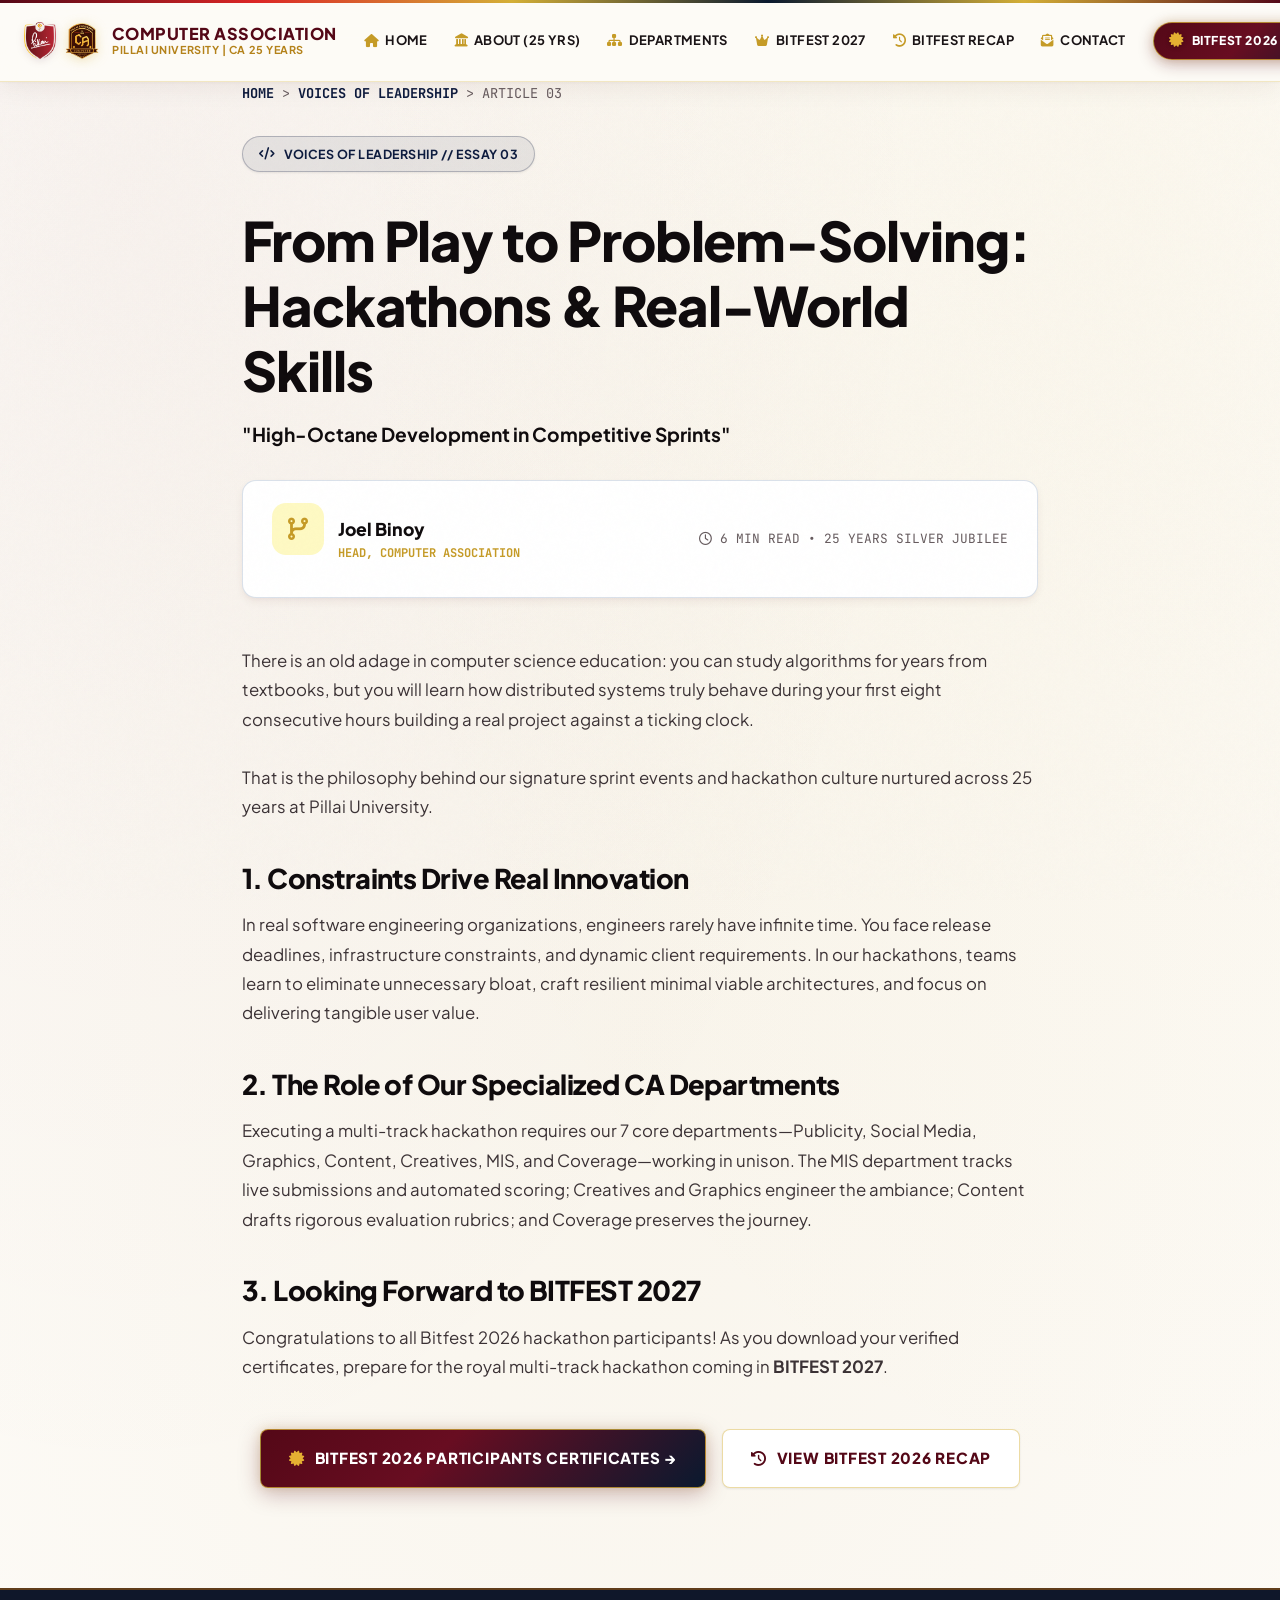
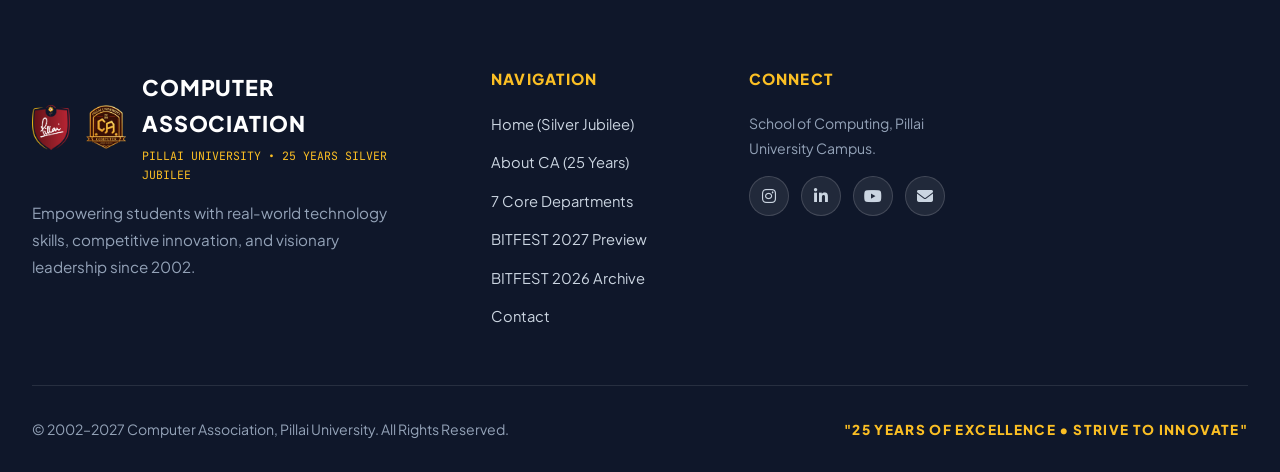
<file: articles/article-3.html>
<!DOCTYPE html>
<html lang="en">
<head>
  <meta charset="UTF-8">
  <meta name="viewport" content="width=device-width, initial-scale=1.0">
  <title>From Play to Problem-Solving: Hackathons &amp; Real-World Skills | Voices of Leadership</title>
  <meta name="description" content="An editorial essay by the Head of Computer Association, Pillai University on competitive sprints, hackathons, and software engineering resilience.">

  <!-- Favicon -->
  <link rel="icon" type="image/png" href="../assets/logo/ca-emblem.png">

  <!-- Google Fonts & Font Awesome -->
  <link rel="preconnect" href="https://fonts.googleapis.com">
  <link rel="preconnect" href="https://fonts.gstatic.com" crossorigin>
  <link rel="stylesheet" href="https://cdnjs.cloudflare.com/ajax/libs/font-awesome/6.5.1/css/all.min.css">
  <link rel="stylesheet" href="https://fonts.googleapis.com/css2?family=Cinzel:wght@600;700;800;900&family=JetBrains+Mono:wght@400;500;600;700&family=Plus+Jakarta+Sans:ital,wght@0,300;0,400;0,500;0,600;0,700;0,800;1,400;1,600&display=swap">

  <!-- Core & Animation Stylesheets -->
  <link rel="stylesheet" href="../css/style.css">
  <link rel="stylesheet" href="../css/animations.css">
  <link rel="stylesheet" href="../css/responsive.css">
</head>
<body>

  <!-- Ambient Texture -->
  <div class="noise-overlay" aria-hidden="true"></div>


  <!-- Header Navigation -->
  <header>
    <nav class="main-nav" id="mainNav" aria-label="Main Navigation">
      <div class="container nav-container">
        <!-- Dual Brand Identity with Subtitle Line -->
        <a href="../index.html" class="nav-brand">
          <div class="nav-brand-logos">
            <img src="../assets/logo/pillai-logo.png" alt="Pillai University Shield" class="nav-logo-pillai">
            <img src="../assets/logo/ca-emblem.png" alt="Computer Association Emblem" class="nav-logo-ca">
          </div>
          <div class="nav-brand-text">
            <span class="nav-brand-title">COMPUTER ASSOCIATION</span>
            <span class="nav-brand-sub">Pillai University | CA 25 Years</span>
          </div>
        </a>

        <ul class="nav-links" id="navLinks">
          <li><a href="../index.html" class="nav-link"><i class="fas fa-house"></i> HOME</a></li>
          <li><a href="../about.html" class="nav-link"><i class="fas fa-landmark"></i> ABOUT (25 YRS)</a></li>
          <li><a href="../index.html#departments" class="nav-link"><i class="fas fa-sitemap"></i> DEPARTMENTS</a></li>
          <li><a href="../index.html#bitfest2027" class="nav-link"><i class="fas fa-crown"></i> BITFEST 2027</a></li>
          <li><a href="../bitfest-2026.html" class="nav-link"><i class="fas fa-clock-rotate-left"></i> BITFEST RECAP</a></li>
          <li><a href="../contact.html" class="nav-link"><i class="fas fa-envelope-open-text"></i> CONTACT</a></li>
          <li class="mobile-only-cert">
            <a href="https://drive.google.com/drive/folders/1dmcq9ghw45XZvn7oZKkK8Ay9rswQZatS?usp=sharing" target="_blank" rel="noopener noreferrer" class="cert-nav-badge-mobile">
              <i class="fas fa-certificate"></i>
              <span>BITFEST 2026 CERTIFICATES</span>
            </a>
          </li>
        </ul>

        <div class="nav-cta-wrapper">
          <a href="https://drive.google.com/drive/folders/1dmcq9ghw45XZvn7oZKkK8Ay9rswQZatS?usp=sharing" target="_blank" rel="noopener noreferrer" class="cert-nav-badge" title="Bitfest 2026 Participants Certificates">
            <i class="fas fa-certificate"></i>
            <span>BITFEST 2026 CERTIFICATES</span>
          </a>
          <button class="mobile-toggle" id="mobileMenuToggle" aria-label="Toggle Navigation Menu">
            <span class="hamburger-line"></span>
            <span class="hamburger-line"></span>
            <span class="hamburger-line"></span>
          </button>
        </div>
      </div>
    </nav>
  </header>

  <main style="padding-top: calc(var(--nav-height) + var(--ticker-height) + 40px); padding-bottom: 100px;">
    <div class="container" style="max-width: 860px;">
      <!-- Breadcrumb -->
      <div style="margin-bottom: 2rem; font-family: var(--font-mono); font-size: 0.85rem; color: var(--text-muted);">
        <a href="../index.html" style="color: var(--royal-blue); font-weight: 700;">HOME</a> &gt; 
        <a href="../index.html#voicesOfLeadership" style="color: var(--royal-blue); font-weight: 700;">VOICES OF LEADERSHIP</a> &gt; 
        <span>ARTICLE 03</span>
      </div>

      <!-- Article Header -->
      <div style="margin-bottom: 3rem;">
        <span class="section-tag purple"><i class="fas fa-code"></i> VOICES OF LEADERSHIP // ESSAY 03</span>
        <h1 style="font-size: clamp(2.2rem, 4.5vw, 3.4rem); margin: 1rem 0; color: var(--text-primary); line-height: 1.2;">
          From Play to Problem-Solving: Hackathons &amp; Real-World Skills
        </h1>
        <div style="font-family: var(--font-heading); font-size: 1.2rem; color: var(--royal-emerald); font-weight: 700; margin-bottom: 1.8rem;">
          "High-Octane Development in Competitive Sprints"
        </div>

        <!-- Author Byline -->
        <div class="hud-card" style="padding: 1.4rem 1.8rem; display: flex; align-items: center; justify-content: space-between; flex-wrap: wrap; gap: 1rem;">
          <div style="display: flex; align-items: center; gap: 14px;">
            <div class="author-monogram-badge gold">
              <i class="fas fa-code-branch"></i>
            </div>
            <div>
              <div style="font-weight: 800; color: var(--text-primary); font-size: 1.1rem;">Joel Binoy</div>
              <div style="font-family: var(--font-mono); font-size: 0.75rem; color: var(--royal-gold); font-weight: 700;">HEAD, COMPUTER ASSOCIATION</div>
            </div>
          </div>
          <div style="font-family: var(--font-mono); font-size: 0.8rem; color: var(--text-muted);">
            <span><i class="far fa-clock"></i> 6 MIN READ</span> • 
            <span>25 YEARS SILVER JUBILEE</span>
          </div>
        </div>
      </div>

      <article style="color: var(--text-secondary); font-size: 1.12rem; line-height: 1.9;">
        <p style="margin-bottom: 1.8rem;">
          There is an old adage in computer science education: you can study algorithms for years from textbooks, but you will learn how distributed systems truly behave during your first eight consecutive hours building a real project against a ticking clock.
        </p>

        <p style="margin-bottom: 1.8rem;">
          That is the philosophy behind our signature sprint events and hackathon culture nurtured across 25 years at Pillai University.
        </p>

        <h2 style="color: var(--text-primary); font-size: 1.7rem; margin: 2.5rem 0 1rem 0;">1. Constraints Drive Real Innovation</h2>
        <p style="margin-bottom: 1.8rem;">
          In real software engineering organizations, engineers rarely have infinite time. You face release deadlines, infrastructure constraints, and dynamic client requirements. In our hackathons, teams learn to eliminate unnecessary bloat, craft resilient minimal viable architectures, and focus on delivering tangible user value.
        </p>

        <h2 style="color: var(--text-primary); font-size: 1.7rem; margin: 2.5rem 0 1rem 0;">2. The Role of Our Specialized CA Departments</h2>
        <p style="margin-bottom: 1.8rem;">
          Executing a multi-track hackathon requires our 7 core departments—Publicity, Social Media, Graphics, Content, Creatives, MIS, and Coverage—working in unison. The MIS department tracks live submissions and automated scoring; Creatives and Graphics engineer the ambiance; Content drafts rigorous evaluation rubrics; and Coverage preserves the journey.
        </p>

        <h2 style="color: var(--text-primary); font-size: 1.7rem; margin: 2.5rem 0 1rem 0;">3. Looking Forward to BITFEST 2027</h2>
        <p style="margin-bottom: 2rem;">
          Congratulations to all Bitfest 2026 hackathon participants! As you download your verified certificates, prepare for the royal multi-track hackathon coming in <strong>BITFEST 2027</strong>.
        </p>

        <!-- Back to Hub Buttons -->
        <div style="margin-top: 3rem; display: flex; gap: 1rem; justify-content: center; flex-wrap: wrap;">
          <a href="https://drive.google.com/drive/folders/1dmcq9ghw45XZvn7oZKkK8Ay9rswQZatS?usp=sharing" target="_blank" rel="noopener noreferrer" class="btn btn-royal-cert btn-shimmer">
            <i class="fas fa-certificate"></i> Bitfest 2026 Participants Certificates →
          </a>
          <a href="../bitfest-2026.html" class="btn btn-secondary">
            <i class="fas fa-clock-rotate-left"></i> View Bitfest 2026 Recap
          </a>
        </div>
      </article>
    </div>
  </main>

  <!-- Global Footer -->
  <footer class="site-footer">
    <div class="container">
      <div class="footer-top-grid">
        <div class="footer-col">
          <div style="display: flex; align-items: center; gap: 14px; margin-bottom: 1rem;">
            <img src="../assets/logo/pillai-logo.png" alt="Pillai University Shield" style="width: 38px; height: auto;">
            <img src="../assets/logo/ca-emblem.png" alt="CA Emblem" style="width: 44px; height: 44px;">
            <div>
              <div class="footer-brand-title">COMPUTER ASSOCIATION</div>
              <div style="font-family: var(--font-mono); font-size: 0.72rem; color: #fbbf24;">PILLAI UNIVERSITY • 25 YEARS SILVER JUBILEE</div>
            </div>
          </div>
          <p class="footer-brand-desc">
            Empowering students with real-world technology skills, competitive innovation, and visionary leadership since 2002.
          </p>
        </div>

        <div class="footer-col">
          <h4 class="footer-col-title">Navigation</h4>
          <ul class="footer-links-list">
            <li><a href="../index.html" class="footer-link">Home (Silver Jubilee)</a></li>
            <li><a href="../about.html" class="footer-link">About CA (25 Years)</a></li>
            <li><a href="../index.html#departments" class="footer-link">7 Core Departments</a></li>
            <li><a href="../index.html#bitfest2027" class="footer-link">BITFEST 2027 Preview</a></li>
            <li><a href="../bitfest-2026.html" class="footer-link">BITFEST 2026 Archive</a></li>
            <li><a href="../contact.html" class="footer-link">Contact</a></li>
          </ul>
        </div>

        <div class="footer-col">
          <h4 class="footer-col-title">Connect</h4>
          <p style="font-size: 0.88rem; color: #94a3b8; margin-bottom: 1rem;">
            School of Computing, Pillai University Campus.
          </p>
          <div style="display: flex; gap: 12px;">
            <a href="https://www.instagram.com/computerassociation" target="_blank" rel="noopener noreferrer" class="social-icon-btn" title="Instagram"><i class="fab fa-instagram"></i></a>
            <a href="https://www.linkedin.com/company/pillaiuniversity-ca/" target="_blank" rel="noopener noreferrer" class="social-icon-btn" title="LinkedIn"><i class="fab fa-linkedin-in"></i></a>
            <a href="https://youtube.com/@computerassociation-mes" target="_blank" rel="noopener noreferrer" class="social-icon-btn" title="YouTube"><i class="fab fa-youtube"></i></a>
            <a href="mailto:pillaiuniversity.ca@gmail.com" class="social-icon-btn" title="Email Us"><i class="fas fa-envelope"></i></a>
          </div>
        </div>
      </div>

      <div class="footer-bottom-bar">
        <div class="copyright-text">
          &copy; 2002–2027 Computer Association, Pillai University. All Rights Reserved.
        </div>
        <div class="arcade-motto-tag">
          "25 YEARS OF EXCELLENCE • STRIVE TO INNOVATE"
        </div>
      </div>
    </div>
  </footer>

  <!-- Scripts -->
  <script src="../js/main.js"></script>
  <script src="../js/animations.js"></script>
</body>
</html>
</file>
<file: css/style.css>
/* ==========================================================================
   COMPUTER ASSOCIATION × BITFEST 2027 : THE SILVER JUBILEE EDITION
   25 YEARS OF EXCELLENCE (2002–2027) • SCHOOL OF COMPUTING • PILLAI UNIVERSITY
   Design: Royal Light Luxury × Silver Jubilee Platinum × Imperial Gold & Sapphire
   ========================================================================== */

@import url('https://fonts.googleapis.com/css2?family=Cinzel:wght@600;700;800;900&family=JetBrains+Mono:ital,wght@0,300;0,400;0,500;0,600;0,700;1,400&family=Plus+Jakarta+Sans:ital,wght@0,300;0,400;0,500;0,600;0,700;0,800;1,400;1,600&display=swap');

/* --- Root Design Tokens (Royal Light & Silver Jubilee Theme) --- */
/* --- Root Design Tokens (Royal Light Sovereign Palette) --- */
/* Exact Theme Colors: Darkish Red, Red, Golden, Silver, Black, White, Dark Blue, Cream, Maroon */
:root {
  /* 1. Cream (Warm Light Theme Canvas & Atmosphere) */
  --cream-base: #fdfbf7;
  --cream-surface: #f7f2e7;
  --cream-card: #ffffff;
  --cream-card-subtle: #faf6ee;
  --cream-glow: rgba(253, 251, 247, 0.95);
  --bg-white: #ffffff;
  --bg-base: var(--cream-base);
  --bg-surface: var(--cream-surface);
  --bg-pearl: #faf7f2;
  --bg-card: rgba(255, 255, 255, 0.96);
  --bg-card-hover: #ffffff;
  --bg-card-solid: #ffffff;
  --bg-glass: rgba(253, 251, 247, 0.94);
  --bg-glass-solid: rgba(255, 255, 255, 0.98);

  /* 2. Darkish Red & Maroon (Pillai University & CA Signature Royalty) */
  --maroon-dark: #3e040f;
  --maroon-deep: #540817;
  --maroon-royal: #6b0c20;
  --maroon-crimson: #7c0d25;
  --maroon-rich: #881337;
  --maroon-light: #fff1f2;
  --maroon-glow: rgba(107, 12, 32, 0.28);
  --pillai-maroon: var(--maroon-royal);
  --pillai-maroon-dark: var(--maroon-dark);
  --pillai-maroon-light: var(--maroon-light);

  /* 3. Red (Vivid Ruby & Bold Accents) */
  --red-vivid: #b91c1c;
  --red-crimson: #dc2626;
  --red-accent: #ef4444;
  --red-subtle: #fef2f2;
  --red-glow: rgba(220, 38, 38, 0.3);

  /* 4. Golden (Imperial Radiance & Honors) */
  --gold-imperial: #b4821a;
  --gold-bright: #d4af37;
  --gold-rich: #c59b27;
  --gold-amber: #e5b032;
  --gold-light: #fef9c3;
  --royal-gold: var(--gold-rich);
  --royal-gold-vivid: var(--gold-bright);
  --royal-gold-light: var(--gold-light);
  --royal-gold-bright: var(--gold-amber);
  --gold-gradient: linear-gradient(135deg, #c59b27 0%, #e5b032 40%, #b4821a 80%, #d4af37 100%);
  --gold-border: rgba(212, 175, 55, 0.45);

  /* 5. Silver (25-Year Silver Jubilee Platinum Accents) */
  --silver-platinum: #cbd5e1;
  --silver-light: #f1f5f9;
  --silver-bright: #e2e8f0;
  --silver-steel: #94a3b8;
  --silver-jubilee-100: #f8fafc;
  --silver-jubilee-200: #e2e8f0;
  --silver-jubilee-300: #cbd5e1;
  --silver-jubilee-400: #94a3b8;
  --silver-jubilee-500: #64748b;
  --silver-jubilee-600: #475569;
  --silver-shimmer: linear-gradient(135deg, #e2e8f0 0%, #ffffff 50%, #cbd5e1 100%);

  /* 6. Black & Charcoal (High Contrast Typography & Authority) */
  --black-obsidian: #0f0b0d;
  --black-charcoal: #1a1416;
  --black-muted: #2d2628;
  --text-primary: var(--black-obsidian);
  --text-secondary: #3b3235;
  --text-muted: #665b5e;
  --text-light: #94a3b8;
  --text-inverse: #ffffff;

  /* 7. White (Pristine Elevated Surfaces & Highlights) */
  --white-pure: #ffffff;
  --white-card: rgba(255, 255, 255, 0.96);

  /* 8. Dark Blue (Midnight Naval Sapphire Contrast) */
  --dark-blue-navy: #0a192f;
  --dark-blue-sapphire: #0d1b3e;
  --dark-blue-accent: #1e3a8a;
  --dark-blue-light: #eff6ff;
  --royal-blue: var(--dark-blue-sapphire);
  --royal-blue-deep: var(--dark-blue-navy);
  --royal-blue-vivid: #1e40af;
  --royal-blue-light: var(--dark-blue-light);
  --royal-blue-glow: rgba(13, 27, 62, 0.2);

  /* Borders & Shadows */
  --border-subtle: rgba(203, 213, 225, 0.7);
  --border-medium: rgba(148, 163, 184, 0.6);
  --border-silver: rgba(148, 163, 184, 0.6);
  --border-gold: rgba(212, 175, 55, 0.45);
  --border-maroon: rgba(107, 12, 32, 0.35);
  --border-royal: rgba(13, 27, 62, 0.35);

  /* Soft Royal Luxury Shadows */
  --shadow-sm: 0 1px 3px rgba(15, 11, 13, 0.05), 0 1px 2px rgba(15, 11, 13, 0.03);
  --shadow-md: 0 4px 10px -1px rgba(84, 8, 23, 0.07), 0 2px 5px -2px rgba(15, 11, 13, 0.04);
  --shadow-lg: 0 12px 28px -4px rgba(84, 8, 23, 0.09), 0 4px 12px -4px rgba(15, 11, 13, 0.04);
  --shadow-xl: 0 22px 42px -6px rgba(84, 8, 23, 0.12), 0 8px 18px -6px rgba(15, 11, 13, 0.05);
  --shadow-royal: 0 14px 34px -5px rgba(107, 12, 32, 0.16), 0 4px 14px -2px rgba(13, 27, 62, 0.08);
  --shadow-gold: 0 12px 28px -5px rgba(212, 175, 55, 0.22);
  --shadow-nav: 0 4px 25px rgba(62, 4, 15, 0.07), 0 1px 3px rgba(15, 11, 13, 0.03);

  /* Fonts - Sophisticated Regal Tech Typography */
  --font-royal: 'Cinzel', serif;
  --font-heading: 'Plus Jakarta Sans', -apple-system, BlinkMacSystemFont, 'Segoe UI', Roboto, sans-serif;
  --font-body: 'Plus Jakarta Sans', -apple-system, BlinkMacSystemFont, 'Segoe UI', Roboto, sans-serif;
  --font-mono: 'JetBrains Mono', monospace;

  /* Sizing & Spacing */
  --nav-height: 82px;
  --container-max: 1320px;
  --radius-xs: 4px;
  --radius-sm: 8px;
  --radius-md: 14px;
  --radius-lg: 22px;
  --radius-xl: 30px;
  --radius-full: 9999px;

  /* Transitions */
  --ease-spring: cubic-bezier(0.16, 1, 0.3, 1);
  --ease-smooth: cubic-bezier(0.25, 0.8, 0.25, 1);
  --transition-fast: 0.2s var(--ease-smooth);
  --transition-normal: 0.35s var(--ease-spring);
  --transition-slow: 0.6s var(--ease-spring);
}

/* --- Base Reset --- */
*, *::before, *::after {
  box-sizing: border-box;
  margin: 0;
  padding: 0;
}

html {
  scroll-behavior: smooth;
  font-size: 16px;
  background-color: var(--cream-base);
  color: var(--text-primary);
  font-family: var(--font-body);
  overflow-x: hidden;
  text-rendering: optimizeLegibility;
  -webkit-font-smoothing: antialiased;
}

body {
  background-color: var(--cream-base);
  background-image: 
    radial-gradient(at 10% 10%, rgba(107, 12, 32, 0.035) 0px, transparent 50%),
    radial-gradient(at 90% 10%, rgba(212, 175, 55, 0.045) 0px, transparent 50%),
    radial-gradient(at 50% 50%, rgba(247, 242, 231, 0.7) 0px, transparent 100%);
  min-height: 100vh;
  position: relative;
  overflow-x: hidden;
  line-height: 1.65;
  color: var(--text-primary);
  padding-top: var(--nav-height);
}

/* Selection */
::selection {
  background: var(--maroon-royal);
  color: #ffffff;
}

/* Custom Scrollbar */
::-webkit-scrollbar {
  width: 9px;
}
::-webkit-scrollbar-track {
  background: var(--cream-surface);
}
::-webkit-scrollbar-thumb {
  background: var(--silver-platinum);
  border-radius: var(--radius-full);
  border: 2px solid var(--cream-surface);
}
::-webkit-scrollbar-thumb:hover {
  background: var(--gold-rich);
}

/* --- Typography --- */
h1, h2, h3, h4, h5, h6 {
  font-family: var(--font-heading);
  color: var(--text-primary);
  line-height: 1.2;
  letter-spacing: -0.02em;
  font-weight: 800;
}

.font-royal {
  font-family: var(--font-royal);
  letter-spacing: 0.04em;
}

h1 { font-size: clamp(2.4rem, 5.2vw, 4.5rem); }
h2 { font-size: clamp(1.9rem, 3.5vw, 3rem); }
h3 { font-size: clamp(1.3rem, 2vw, 1.8rem); }
h4 { font-size: clamp(1.05rem, 1.4vw, 1.3rem); }

p {
  color: var(--text-secondary);
  font-size: 1.05rem;
  font-weight: 400;
  line-height: 1.75;
}

a {
  color: inherit;
  text-decoration: none;
  transition: var(--transition-fast);
}

/* --- Container Utility --- */
.container {
  width: 100%;
  max-width: var(--container-max);
  margin: 0 auto;
  padding: 0 2rem;
}

.section-spacing {
  padding: 90px 0;
  position: relative;
  z-index: 2;
}

.noise-overlay {
  position: fixed;
  inset: 0;
  pointer-events: none;
  z-index: 890;
  opacity: 0.015;
  background-image: url("data:image/svg+xml,%3Csvg viewBox='0 0 200 200' xmlns='http://www.w3.org/2000/svg'%3E%3Cfilter id='noiseFilter'%3E%3CfeTurbulence type='fractalNoise' baseFrequency='0.8' numOctaves='3' stitchTiles='stitch'/%3E%3C/filter%3E%3Crect width='100%25' height='100%25' filter='url(%23noiseFilter)'/%3E%3C/svg%3E");
}

/* ==========================================================================
   HIGH-PRECISION LUXURY NAVIGATION BAR
   (Cream Frosted Glass × Maroon & Gold Regal Detailing)
   ========================================================================== */
.main-nav {
  position: fixed;
  top: 0;
  left: 0;
  width: 100%;
  height: var(--nav-height);
  z-index: 1000;
  background: rgba(253, 251, 247, 0.94);
  backdrop-filter: blur(22px);
  -webkit-backdrop-filter: blur(22px);
  border-bottom: 1.5px solid rgba(212, 175, 55, 0.28);
  transition: all 0.3s var(--ease-smooth);
  display: flex;
  align-items: center;
  box-shadow: var(--shadow-nav);
}

/* Prestigious Regal Hairline Ribbon along Top Edge */
.main-nav::before {
  content: '';
  position: absolute;
  top: 0;
  left: 0;
  width: 100%;
  height: 3px;
  background: linear-gradient(
    90deg,
    var(--maroon-deep) 0%,
    var(--red-crimson) 20%,
    var(--gold-bright) 40%,
    var(--dark-blue-navy) 60%,
    var(--gold-bright) 80%,
    var(--maroon-deep) 100%
  );
  z-index: 1002;
}

.main-nav.scrolled {
  background: rgba(253, 251, 247, 0.98);
  border-bottom: 1.5px solid rgba(212, 175, 55, 0.4);
  box-shadow: 0 10px 30px -5px rgba(84, 8, 23, 0.12), 0 2px 6px rgba(15, 11, 13, 0.05);
  height: 74px;
}

.nav-container {
  display: flex;
  align-items: center;
  justify-content: space-between;
  width: 100%;
  max-width: 1400px;
  gap: 1rem;
  padding: 0 1.5rem;
}

/* Brand Identity Lockup (Dual Crest Logos + 2-Line Title & Subtitle) */
.nav-brand {
  display: inline-flex;
  align-items: center;
  gap: 12px;
  text-decoration: none;
  flex-shrink: 0;
  white-space: nowrap;
}

.nav-brand-logos {
  display: inline-flex;
  align-items: center;
  gap: 8px;
  flex-shrink: 0;
}

.nav-logo-pillai {
  width: 32px;
  height: auto;
  max-height: 42px;
  object-fit: contain;
  filter: drop-shadow(0 2px 4px rgba(62, 4, 15, 0.15));
  transition: transform var(--transition-normal);
}

.nav-logo-ca {
  width: 36px;
  height: 42px;
  object-fit: contain;
  /* Removed circle border, background, and 50% radius */
  border: none;
  background: transparent;
  border-radius: 0;
  padding: 0;
  filter: drop-shadow(0 2px 6px rgba(212, 175, 55, 0.35));
  transition: transform var(--transition-normal);
}

.nav-brand:hover .nav-logo-ca {
  transform: scale(1.08);
}

.nav-brand:hover .nav-logo-pillai {
  transform: scale(1.06);
}

.nav-brand-text {
  display: flex;
  flex-direction: column;
  justify-content: center;
  gap: 2px;
  line-height: 1.15;
}

.nav-brand-title {
  font-family: var(--font-heading);
  font-size: 1.02rem;
  font-weight: 800;
  letter-spacing: 0.03em;
  color: var(--maroon-deep);
  text-transform: uppercase;
  white-space: nowrap;
  line-height: 1.1;
}

.nav-brand-sub {
  font-family: var(--font-heading);
  font-size: 0.68rem;
  font-weight: 700;
  letter-spacing: 0.05em;
  color: var(--gold-imperial);
  text-transform: uppercase;
  white-space: nowrap;
  line-height: 1;
}

.nav-brand-pill {
  display: none;
}

/* Nav Menu Links - Guaranteed strictly in One Single Line */
.nav-links {
  display: flex;
  align-items: center;
  gap: 0.3rem;
  list-style: none;
  margin: 0;
  padding: 0;
  flex-wrap: nowrap;
  flex-shrink: 0;
}

.nav-link {
  font-family: var(--font-heading);
  font-size: 0.81rem;
  font-weight: 700;
  letter-spacing: 0.03em;
  text-transform: uppercase;
  color: var(--black-charcoal);
  position: relative;
  padding: 6px 11px;
  border-radius: var(--radius-sm);
  display: inline-flex;
  align-items: center;
  gap: 6px;
  white-space: nowrap !important;
  flex-shrink: 0;
  transition: all 0.22s var(--ease-smooth);
}

.nav-link i {
  font-size: 0.82rem;
  color: var(--gold-rich);
  flex-shrink: 0;
  transition: all 0.22s var(--ease-smooth);
}

.nav-link:hover {
  background: rgba(107, 12, 32, 0.06);
  color: var(--maroon-royal);
  transform: translateY(-1px);
}

.nav-link:hover i {
  color: var(--maroon-royal);
  transform: scale(1.15);
}

.nav-link.active {
  background: linear-gradient(135deg, rgba(107, 12, 32, 0.08) 0%, rgba(212, 175, 55, 0.09) 100%);
  color: var(--maroon-deep);
  font-weight: 800;
  box-shadow: inset 0 -2px 0 var(--gold-bright);
}

.nav-link.active i {
  color: var(--maroon-royal);
}

/* Nav CTA Wrapper */
.nav-cta-wrapper {
  display: flex;
  align-items: center;
  gap: 10px;
  flex-shrink: 0;
}

/* Royal Certificate Action Button (Deep Maroon to Midnight Blue with Gold Accents) */
.cert-nav-badge {
  display: inline-flex;
  align-items: center;
  justify-content: center;
  gap: 8px;
  height: 38px;
  padding: 0 15px;
  box-sizing: border-box;
  background: linear-gradient(135deg, var(--maroon-deep) 0%, #680d21 40%, var(--dark-blue-navy) 100%);
  color: #ffffff !important;
  border-radius: var(--radius-full);
  border: 1.5px solid rgba(212, 175, 55, 0.75);
  font-family: var(--font-heading);
  font-size: 0.76rem;
  font-weight: 800;
  letter-spacing: 0.05em;
  text-transform: uppercase;
  box-shadow: 0 4px 16px rgba(84, 8, 23, 0.32), 0 0 8px rgba(212, 175, 55, 0.25);
  transition: all 0.3s var(--ease-spring);
  white-space: nowrap !important;
  flex-shrink: 0;
  position: relative;
  overflow: hidden;
}

.cert-nav-badge::before {
  content: '';
  position: absolute;
  top: 0;
  left: -75%;
  width: 50%;
  height: 100%;
  background: linear-gradient(90deg, transparent, rgba(255, 255, 255, 0.25), transparent);
  transform: skewX(-20deg);
  transition: left 0.75s ease;
}

.cert-nav-badge:hover::before {
  left: 130%;
}

.cert-nav-badge:hover {
  transform: translateY(-2px);
  background: linear-gradient(135deg, var(--maroon-royal) 0%, var(--red-vivid) 45%, var(--dark-blue-sapphire) 100%);
  border-color: var(--gold-bright);
  box-shadow: 0 6px 22px rgba(107, 12, 32, 0.42), 0 0 14px rgba(212, 175, 55, 0.4);
}

.cert-nav-badge i {
  color: var(--gold-amber);
  font-size: 0.9rem;
  filter: drop-shadow(0 1px 2px rgba(0, 0, 0, 0.3));
}

/* Mobile Drawer Certificate Link (Hidden on Desktop) */
.mobile-only-cert {
  display: none;
  width: 100%;
}

.cert-nav-badge-mobile {
  display: flex;
  align-items: center;
  justify-content: center;
  gap: 10px;
  width: 100%;
  padding: 12px 16px;
  box-sizing: border-box;
  background: linear-gradient(135deg, var(--maroon-deep) 0%, #680d21 40%, var(--dark-blue-navy) 100%);
  color: #ffffff !important;
  border-radius: var(--radius-sm);
  border: 1.5px solid var(--gold-bright);
  font-family: var(--font-heading);
  font-size: 0.82rem;
  font-weight: 800;
  letter-spacing: 0.05em;
  text-transform: uppercase;
  text-decoration: none;
  box-shadow: 0 4px 16px rgba(84, 8, 23, 0.35);
  margin-top: 0.6rem;
  transition: all var(--transition-normal);
}

.cert-nav-badge-mobile i {
  color: var(--gold-amber);
  font-size: 1rem;
}

.cert-nav-badge-mobile:hover {
  background: linear-gradient(135deg, var(--maroon-royal) 0%, var(--red-vivid) 45%, var(--dark-blue-sapphire) 100%);
  box-shadow: 0 6px 20px rgba(107, 12, 32, 0.45);
}

/* Mobile Toggle Hamburger */
.mobile-toggle {
  display: none;
  background: rgba(255, 255, 255, 0.8);
  border: 1.5px solid rgba(212, 175, 55, 0.45);
  border-radius: var(--radius-sm);
  cursor: pointer;
  padding: 8px 10px;
  z-index: 1001;
  transition: all var(--transition-fast);
}

.mobile-toggle:hover {
  background: rgba(107, 12, 32, 0.08);
  border-color: var(--maroon-royal);
}

.hamburger-line {
  display: block;
  width: 22px;
  height: 2px;
  margin: 5px 0;
  background: var(--maroon-deep);
  border-radius: var(--radius-full);
  transition: var(--transition-normal);
}

.mobile-toggle.active .hamburger-line:nth-child(1) {
  transform: translateY(7px) rotate(45deg);
  background: var(--red-crimson);
}
.mobile-toggle.active .hamburger-line:nth-child(2) {
  opacity: 0;
}
.mobile-toggle.active .hamburger-line:nth-child(3) {
  transform: translateY(-7px) rotate(-45deg);
  background: var(--red-crimson);
}

/* --- Royal Badges & Tags --- */
.pillai-crest-badge {
  display: inline-flex;
  align-items: center;
  justify-content: center;
  gap: 8px;
  height: 38px;
  padding: 0 16px;
  box-sizing: border-box;
  background: linear-gradient(135deg, #fff1f2 0%, var(--cream-base) 100%);
  border: 1px solid rgba(107, 12, 32, 0.3);
  border-radius: var(--radius-full);
  font-family: var(--font-heading);
  font-size: 0.78rem;
  font-weight: 700;
  letter-spacing: 0.04em;
  color: var(--maroon-royal);
  box-shadow: var(--shadow-sm);
  white-space: nowrap;
}

.pillai-crest-badge img {
  width: 18px;
  height: 20px;
  object-fit: contain;
}

.silver-jubilee-badge {
  display: inline-flex;
  align-items: center;
  justify-content: center;
  gap: 8px;
  height: 38px;
  padding: 0 18px;
  box-sizing: border-box;
  background: linear-gradient(135deg, #ffffff 0%, var(--cream-card-subtle) 100%);
  border: 1.5px solid rgba(212, 175, 55, 0.45);
  border-radius: var(--radius-full);
  font-family: var(--font-heading);
  font-size: 0.78rem;
  font-weight: 800;
  letter-spacing: 0.04em;
  color: var(--maroon-deep);
  box-shadow: 0 2px 12px rgba(212, 175, 55, 0.15);
  white-space: nowrap;
}

.silver-jubilee-badge i {
  color: var(--gold-amber);
}

/* --- Contact Section Unified Hero Badges --- */
.contact-hero-badges {
  display: flex;
  align-items: center;
  justify-content: center;
  flex-wrap: wrap;
  gap: 12px;
  margin: 0 auto 2rem auto;
  max-width: 1000px;
}

.contact-hero-pill {
  display: inline-flex;
  align-items: center;
  justify-content: center;
  gap: 8px;
  height: 38px;
  padding: 0 18px;
  box-sizing: border-box;
  border-radius: var(--radius-full);
  font-family: var(--font-heading);
  font-size: 0.78rem;
  font-weight: 700;
  letter-spacing: 0.04em;
  text-transform: uppercase;
  white-space: nowrap;
  transition: all 0.25s var(--ease-smooth);
}

.contact-hero-pill.ribbon {
  background: linear-gradient(135deg, #4a0614 0%, #6e0d22 50%, #0d1b3e 100%);
  color: #ffffff;
  border: 1.5px solid rgba(212, 175, 55, 0.75);
  box-shadow: 0 4px 16px rgba(84, 8, 23, 0.28);
}

.contact-hero-pill.ribbon i {
  color: #e5b032;
  font-size: 0.85rem;
}

.contact-hero-pill.crest {
  background: linear-gradient(135deg, #fff3f5 0%, #ffffff 100%);
  color: var(--maroon-deep);
  border: 1.5px solid rgba(107, 12, 32, 0.32);
  box-shadow: 0 2px 10px rgba(84, 8, 23, 0.08);
}

.contact-hero-pill.crest img {
  width: 18px;
  height: 20px;
  object-fit: contain;
}

.contact-hero-pill.jubilee {
  background: linear-gradient(135deg, #ffffff 0%, #fefcf3 100%);
  color: var(--maroon-deep);
  border: 1.5px solid rgba(212, 175, 55, 0.55);
  box-shadow: 0 2px 12px rgba(212, 175, 55, 0.15);
}

.contact-hero-pill.jubilee i {
  color: var(--gold-amber);
  font-size: 0.85rem;
}

.contact-hero-pill:hover {
  transform: translateY(-2px);
  box-shadow: 0 6px 20px rgba(84, 8, 23, 0.15);
}

/* --- BITFEST 2026 Unified Hero Badges --- */
.bitfest-hero-badges {
  display: flex;
  align-items: center;
  justify-content: center;
  flex-wrap: wrap;
  gap: 12px;
  margin: 0 auto 2rem auto;
  max-width: 1050px;
}

.bitfest-hero-pill {
  display: inline-flex;
  align-items: center;
  justify-content: center;
  gap: 8px;
  height: 38px;
  padding: 0 18px;
  box-sizing: border-box;
  border-radius: var(--radius-full);
  font-family: var(--font-heading);
  font-size: 0.78rem;
  font-weight: 700;
  letter-spacing: 0.04em;
  text-transform: uppercase;
  white-space: nowrap;
  transition: all 0.25s var(--ease-smooth);
}

.bitfest-hero-pill.ribbon {
  background: linear-gradient(135deg, #4a0614 0%, #6e0d22 50%, #0d1b3e 100%);
  color: #ffffff;
  border: 1.5px solid rgba(212, 175, 55, 0.75);
  box-shadow: 0 4px 16px rgba(84, 8, 23, 0.28);
}

.bitfest-hero-pill.ribbon i {
  color: #e5b032;
  font-size: 0.85rem;
}

.bitfest-hero-pill.crest {
  background: linear-gradient(135deg, #fff3f5 0%, #ffffff 100%);
  color: var(--maroon-deep);
  border: 1.5px solid rgba(107, 12, 32, 0.32);
  box-shadow: 0 2px 10px rgba(84, 8, 23, 0.08);
}

.bitfest-hero-pill.crest img {
  width: 18px;
  height: 20px;
  object-fit: contain;
}

.bitfest-hero-pill.date {
  background: linear-gradient(135deg, #0d1b3e 0%, #1e3a8a 100%);
  color: #ffffff;
  border: 1.5px solid rgba(203, 213, 225, 0.6);
  box-shadow: 0 4px 14px rgba(13, 27, 62, 0.25);
}

.bitfest-hero-pill.date i {
  color: #cbd5e1;
  font-size: 0.85rem;
}

.bitfest-hero-pill.cert {
  background: linear-gradient(135deg, #ffffff 0%, #fefcf3 100%);
  color: var(--maroon-deep);
  border: 1.5px solid rgba(212, 175, 55, 0.6);
  box-shadow: 0 2px 12px rgba(212, 175, 55, 0.15);
}

.bitfest-hero-pill.cert i {
  color: var(--gold-amber);
  font-size: 0.85rem;
}

.bitfest-hero-pill:hover {
  transform: translateY(-2px);
  box-shadow: 0 6px 20px rgba(84, 8, 23, 0.15);
}

.section-tag {
  display: inline-flex;
  align-items: center;
  justify-content: center;
  gap: 8px;
  height: 36px;
  padding: 0 16px;
  box-sizing: border-box;
  font-family: var(--font-heading);
  font-size: 0.78rem;
  font-weight: 700;
  color: var(--maroon-royal);
  letter-spacing: 0.04em;
  text-transform: uppercase;
  background: linear-gradient(135deg, rgba(107, 12, 32, 0.08) 0%, rgba(212, 175, 55, 0.08) 100%);
  border-radius: var(--radius-full);
  border: 1px solid rgba(107, 12, 32, 0.25);
  margin-bottom: 1.2rem;
  box-shadow: var(--shadow-sm);
}

.section-tag.gold {
  color: var(--gold-rich);
  background: rgba(212, 175, 55, 0.12);
  border-color: rgba(212, 175, 55, 0.4);
}

.section-tag.silver {
  color: var(--dark-blue-navy);
  background: #f1f5f9;
  border-color: var(--border-silver);
}

.section-tag.purple,
.section-tag.dark-blue {
  color: var(--dark-blue-sapphire);
  background: rgba(13, 27, 62, 0.08);
  border-color: rgba(13, 27, 62, 0.25);
}

/* --- Section Headers --- */
.section-header {
  text-align: center;
  max-width: 820px;
  margin: 0 auto 3.5rem auto;
}

.section-header.left-aligned {
  text-align: left;
  margin-left: 0;
}

.section-title {
  font-size: clamp(2.1rem, 4vw, 3.4rem);
  font-weight: 900;
  color: var(--text-primary);
  margin-bottom: 1.2rem;
  text-transform: uppercase;
  letter-spacing: -0.02em;
}

.section-subtitle {
  font-size: 1.15rem;
  color: var(--text-secondary);
  line-height: 1.8;
}

/* --- Gradient Texts (Harmonized Sovereign Tones) --- */
.gradient-text-royal {
  background: linear-gradient(135deg, var(--maroon-deep) 0%, var(--gold-bright) 50%, var(--dark-blue-navy) 100%);
  -webkit-background-clip: text;
  -webkit-text-fill-color: transparent;
}

.gradient-text-gold {
  background: linear-gradient(135deg, #996515 0%, var(--gold-bright) 50%, var(--gold-amber) 100%);
  -webkit-background-clip: text;
  -webkit-text-fill-color: transparent;
}

.gradient-text-maroon {
  background: linear-gradient(135deg, var(--maroon-dark) 0%, var(--maroon-royal) 50%, var(--red-crimson) 100%);
  -webkit-background-clip: text;
  -webkit-text-fill-color: transparent;
}

.gradient-text-arcade {
  background: linear-gradient(135deg, var(--maroon-royal) 0%, var(--gold-bright) 50%, var(--dark-blue-sapphire) 100%);
  -webkit-background-clip: text;
  -webkit-text-fill-color: transparent;
}

/* --- Buttons & CTAs --- */
.btn {
  display: inline-flex;
  align-items: center;
  justify-content: center;
  gap: 10px;
  font-family: var(--font-heading);
  font-size: 0.95rem;
  font-weight: 800;
  letter-spacing: 0.05em;
  text-transform: uppercase;
  padding: 14px 28px;
  border-radius: var(--radius-sm);
  border: 1.5px solid transparent;
  cursor: pointer;
  position: relative;
  overflow: hidden;
  box-shadow: var(--shadow-sm);
  transition: all var(--transition-fast);
}

.btn-primary {
  background: linear-gradient(135deg, var(--maroon-deep) 0%, var(--maroon-royal) 50%, var(--red-crimson) 100%);
  color: #ffffff;
  border-color: rgba(212, 175, 55, 0.55);
  box-shadow: 0 4px 18px rgba(84, 8, 23, 0.32);
}

.btn-primary:hover {
  transform: translateY(-2px);
  background: linear-gradient(135deg, var(--maroon-royal) 0%, var(--red-vivid) 50%, var(--maroon-deep) 100%);
  box-shadow: 0 8px 26px rgba(84, 8, 23, 0.45);
  color: #ffffff;
  border-color: var(--gold-bright);
}

.btn-gold {
  background: linear-gradient(135deg, var(--gold-imperial) 0%, var(--gold-bright) 100%);
  color: #ffffff;
  border-color: var(--gold-imperial);
  box-shadow: 0 4px 16px rgba(212, 175, 55, 0.3);
}

.btn-gold:hover {
  transform: translateY(-2px);
  background: linear-gradient(135deg, var(--gold-rich) 0%, var(--gold-amber) 100%);
  box-shadow: 0 8px 24px rgba(212, 175, 55, 0.45);
  color: #ffffff;
}

.btn-secondary {
  background: #ffffff;
  color: var(--maroon-deep);
  border-color: rgba(212, 175, 55, 0.45);
  box-shadow: var(--shadow-sm);
}

.btn-secondary:hover {
  border-color: var(--maroon-royal);
  color: var(--maroon-royal);
  background: var(--cream-surface);
  transform: translateY(-2px);
  box-shadow: var(--shadow-md);
}

.btn-royal-cert {
  background: linear-gradient(135deg, var(--maroon-deep) 0%, #680d21 40%, var(--dark-blue-navy) 100%);
  color: #ffffff !important;
  border: 1.5px solid rgba(212, 175, 55, 0.75);
  box-shadow: 0 6px 22px rgba(84, 8, 23, 0.28), 0 0 10px rgba(212, 175, 55, 0.2);
}

.btn-royal-cert i {
  color: var(--gold-amber);
}

.btn-royal-cert:hover {
  transform: translateY(-2px);
  background: linear-gradient(135deg, var(--maroon-royal) 0%, var(--red-vivid) 45%, var(--dark-blue-sapphire) 100%);
  box-shadow: 0 8px 28px rgba(107, 12, 32, 0.42), 0 0 16px rgba(212, 175, 55, 0.35);
  border-color: var(--gold-bright);
}

.btn-sm {
  padding: 8px 16px;
  font-size: 0.82rem;
}

.btn-shimmer::before {
  content: '';
  position: absolute;
  top: -50%;
  left: -50%;
  width: 200%;
  height: 200%;
  background: linear-gradient(
    60deg,
    transparent,
    rgba(255, 255, 255, 0.3),
    transparent
  );
  transform: rotate(30deg) translateX(-100%);
  transition: transform 0.75s ease;
}

.btn-shimmer:hover::before {
  transform: rotate(30deg) translateX(100%);
}

/* --- Hero Section Styling --- */
.hero-section {
  position: relative;
  min-height: 86vh;
  display: flex;
  align-items: center;
  justify-content: center;
  padding: 50px 0 70px 0;
  overflow: hidden;
  background: radial-gradient(circle at 50% 20%, rgba(107, 12, 32, 0.04) 0%, rgba(212, 175, 55, 0.04) 40%, rgba(253, 251, 247, 0) 70%);
}

.hero-canvas {
  position: absolute;
  top: 0;
  left: 0;
  width: 100%;
  height: 100%;
  z-index: 1;
  pointer-events: none;
  opacity: 0.85;
}

.hero-content {
  position: relative;
  z-index: 10;
  text-align: center;
  max-width: 980px;
  margin: 0 auto;
}

.hero-top-badges {
  display: inline-flex;
  align-items: center;
  justify-content: center;
  flex-wrap: wrap;
  gap: 10px;
  margin: 0 auto 1.8rem auto;
  text-align: center;
}

.hero-fest-logo-wrap {
  margin: 1.4rem auto 1.4rem auto;
  max-width: 310px;
  background: linear-gradient(135deg, #3e040f 0%, #540817 50%, #0a192f 100%);
  border: 2px solid rgba(212, 175, 55, 0.7);
  border-radius: var(--radius-lg);
  padding: 1.1rem 2rem;
  box-shadow: 0 8px 30px rgba(62, 4, 15, 0.22), 0 0 16px rgba(212, 175, 55, 0.22);
  display: flex;
  align-items: center;
  justify-content: center;
  transition: transform var(--transition-normal);
}

.hero-fest-logo-wrap:hover {
  transform: translateY(-3px) scale(1.02);
  box-shadow: 0 12px 36px rgba(62, 4, 15, 0.3), 0 0 22px rgba(212, 175, 55, 0.35);
}

.hero-fest-logo-img {
  width: 100%;
  max-width: 250px;
  height: auto;
  filter: drop-shadow(0 2px 8px rgba(0, 0, 0, 0.5));
  transition: transform var(--transition-normal);
}

.hero-fest-logo-img:hover {
  transform: scale(1.03);
}

.hero-subheading {
  font-family: var(--font-heading);
  font-size: clamp(0.95rem, 1.8vw, 1.25rem);
  font-weight: 800;
  color: var(--maroon-royal);
  letter-spacing: 0.2em;
  text-transform: uppercase;
  margin-bottom: 0.5rem;
  display: block;
}

.hero-main-title {
  font-size: clamp(2.8rem, 6.5vw, 5.2rem);
  font-weight: 900;
  line-height: 1.05;
  letter-spacing: -0.03em;
  text-transform: uppercase;
  color: var(--text-primary);
  margin-bottom: 0.4rem;
}

.hero-theme-title {
  font-family: var(--font-royal);
  font-size: clamp(2rem, 5vw, 4rem);
  font-weight: 900;
  letter-spacing: 0.08em;
  text-transform: uppercase;
  display: block;
  margin-bottom: 0.6rem;
}

.hero-slogan {
  font-family: var(--font-heading);
  font-size: clamp(1rem, 1.6vw, 1.35rem);
  font-weight: 700;
  letter-spacing: 0.08em;
  text-transform: uppercase;
  margin-bottom: 1.8rem;
}

.hero-desc {
  font-size: clamp(1rem, 1.25vw, 1.18rem);
  color: var(--text-secondary);
  max-width: 760px;
  margin: 0 auto 2.5rem auto;
  line-height: 1.85;
}

.hero-cta-group {
  display: flex;
  align-items: center;
  justify-content: center;
  gap: 1.2rem;
  flex-wrap: wrap;
  margin-bottom: 3.5rem;
}

/* Telemetry Counter Bar */
.hero-telemetry-bar {
  display: grid;
  grid-template-columns: repeat(4, 1fr);
  gap: 1.5rem;
  background: #ffffff;
  border: 1.5px solid rgba(212, 175, 55, 0.3);
  border-radius: var(--radius-lg);
  padding: 1.8rem 2rem;
  box-shadow: var(--shadow-royal);
  margin-top: 1rem;
}

.telemetry-item {
  text-align: center;
  border-right: 1px solid var(--border-subtle);
}
.telemetry-item:last-child {
  border-right: none;
}

.telemetry-value {
  font-family: var(--font-heading);
  font-size: 2.2rem;
  font-weight: 900;
  color: var(--maroon-royal);
  line-height: 1;
  margin-bottom: 0.4rem;
}

.telemetry-label {
  font-family: var(--font-mono);
  font-size: 0.72rem;
  color: var(--text-muted);
  letter-spacing: 0.08em;
  text-transform: uppercase;
  font-weight: 700;
}

/* ==========================================================================
   BITFEST SHOWCASE CARDS:
   1. WHAT IS BITFEST & HOW 2026 CONCLUDED
   2. OFFICIAL PARTICIPANTS CERTIFICATES CARD
   ========================================================================== */
.bitfest-duo-grid {
  display: grid;
  grid-template-columns: 1fr 1fr;
  gap: 2.2rem;
  margin-top: 2rem;
}

.bitfest-overview-card {
  background: #ffffff;
  border: 1.5px solid rgba(212, 175, 55, 0.35);
  border-radius: var(--radius-lg);
  padding: 3rem 2.5rem;
  position: relative;
  overflow: hidden;
  box-shadow: var(--shadow-md);
  transition: all var(--transition-normal);
  display: flex;
  flex-direction: column;
  justify-content: space-between;
}

.bitfest-overview-card:hover {
  transform: translateY(-6px);
  box-shadow: var(--shadow-royal);
  border-color: var(--gold-bright);
}

.card-top-icon {
  width: 58px;
  height: 58px;
  border-radius: var(--radius-md);
  background: rgba(107, 12, 32, 0.08);
  color: var(--maroon-royal);
  display: flex;
  align-items: center;
  justify-content: center;
  font-size: 1.8rem;
  margin-bottom: 1.5rem;
  box-shadow: var(--shadow-sm);
}

.bitfest-overview-card.gold-theme .card-top-icon {
  background: rgba(212, 175, 55, 0.12);
  color: var(--gold-rich);
}

.bitfest-card-title {
  font-size: 1.65rem;
  font-weight: 800;
  color: var(--text-primary);
  margin-bottom: 0.8rem;
  line-height: 1.3;
}

.bitfest-card-sub {
  font-family: var(--font-heading);
  font-size: 0.95rem;
  font-weight: 700;
  color: var(--gold-rich);
  letter-spacing: 0.05em;
  text-transform: uppercase;
  margin-bottom: 1.2rem;
}

.bitfest-card-text {
  font-size: 1rem;
  color: var(--text-secondary);
  line-height: 1.8;
  margin-bottom: 1.5rem;
}

.bitfest-stats-row {
  display: grid;
  grid-template-columns: repeat(3, 1fr);
  gap: 10px;
  background: var(--cream-surface);
  border: 1px solid rgba(212, 175, 55, 0.2);
  border-radius: var(--radius-sm);
  padding: 14px;
  margin-bottom: 1.8rem;
  text-align: center;
}

.bitfest-stat-item .stat-num {
  font-family: var(--font-heading);
  font-size: 1.3rem;
  font-weight: 900;
  color: var(--maroon-royal);
}

.bitfest-stat-item .stat-lbl {
  font-family: var(--font-mono);
  font-size: 0.68rem;
  font-weight: 700;
  color: var(--text-muted);
  text-transform: uppercase;
}

/* Certificate Single Card */
.certificate-hero-card {
  background: linear-gradient(135deg, #ffffff 0%, #f8fafc 100%);
  border: 2px solid var(--border-gold);
  border-radius: var(--radius-lg);
  padding: 3rem 2.5rem;
  position: relative;
  overflow: hidden;
  box-shadow: var(--shadow-gold);
  transition: all var(--transition-normal);
  display: flex;
  flex-direction: column;
  justify-content: space-between;
}

.certificate-hero-card:hover {
  transform: translateY(-6px);
  box-shadow: 0 20px 40px -10px rgba(217, 119, 6, 0.25);
  border-color: #f59e0b;
}

/* --- Silver Jubilee 25-Year Showcase Grid --- */
.journey-showcase-grid {
  display: grid;
  grid-template-columns: 1fr 1.35fr;
  gap: 3rem;
  align-items: center;
  margin-top: 3rem;
}

.legacy-badge-box {
  background: linear-gradient(135deg, #ffffff 0%, #f8fafc 100%);
  border: 2px solid var(--border-medium);
  border-radius: var(--radius-xl);
  padding: 3.5rem 2.2rem;
  text-align: center;
  position: relative;
  overflow: hidden;
  box-shadow: var(--shadow-royal);
}

.legacy-badge-box::before {
  content: '';
  position: absolute;
  top: 0;
  left: 0;
  right: 0;
  height: 5px;
  background: var(--gold-gradient);
}

.big-number-25 {
  font-family: var(--font-heading);
  font-size: clamp(5.5rem, 11vw, 9rem);
  font-weight: 900;
  line-height: 0.9;
  letter-spacing: -0.04em;
  margin-bottom: 0.5rem;
  background: var(--gold-gradient);
  -webkit-background-clip: text;
  -webkit-text-fill-color: transparent;
}

.big-number-sub {
  font-family: var(--font-heading);
  font-size: 0.95rem;
  font-weight: 800;
  letter-spacing: 0.12em;
  color: var(--text-primary);
  text-transform: uppercase;
  margin-bottom: 1.2rem;
}

.legacy-quote {
  font-style: italic;
  font-size: 1rem;
  color: var(--text-secondary);
  line-height: 1.7;
}

.journey-cards-grid {
  display: grid;
  grid-template-columns: 1fr 1fr;
  gap: 1.4rem;
}

.journey-card {
  background: #ffffff;
  border: 1px solid var(--border-subtle);
  border-radius: var(--radius-md);
  padding: 1.8rem;
  box-shadow: var(--shadow-sm);
  transition: all var(--transition-normal);
}

.journey-card:hover {
  transform: translateY(-4px);
  box-shadow: var(--shadow-lg);
  border-color: var(--border-royal);
}

.journey-card-icon {
  width: 50px;
  height: 50px;
  border-radius: var(--radius-md);
  background: var(--royal-blue-light);
  color: var(--royal-blue);
  display: flex;
  align-items: center;
  justify-content: center;
  font-size: 1.4rem;
  margin-bottom: 1.2rem;
}

.journey-card.gold .journey-card-icon {
  background: var(--royal-gold-light);
  color: var(--royal-gold);
}

.journey-card.purple .journey-card-icon {
  background: var(--royal-purple-light);
  color: var(--royal-purple);
}

.journey-card.emerald .journey-card-icon {
  background: var(--royal-emerald-light);
  color: var(--royal-emerald);
}

.journey-card-title {
  font-size: 1.15rem;
  font-weight: 800;
  color: var(--text-primary);
  margin-bottom: 0.6rem;
}

.journey-card-desc {
  font-size: 0.92rem;
  color: var(--text-secondary);
  line-height: 1.65;
  margin: 0;
}

/* ==========================================================================
   DEPARTMENTS UNDER COMPUTER ASSOCIATION SHOWCASE
   (Publicity, Social Media, Graphics, Content, Creatives, MIS, Coverage)
   ========================================================================== */
.departments-section {
  background: linear-gradient(180deg, var(--cream-base) 0%, #ffffff 50%, var(--cream-surface) 100%);
  border-top: 1px solid rgba(212, 175, 55, 0.25);
  border-bottom: 1px solid rgba(212, 175, 55, 0.25);
}

.departments-grid {
  display: grid;
  grid-template-columns: repeat(auto-fit, minmax(320px, 1fr));
  gap: 1.8rem;
  margin-top: 3rem;
}

.dept-card {
  background: #ffffff;
  border: 1px solid rgba(212, 175, 55, 0.25);
  border-radius: var(--radius-lg);
  padding: 2.2rem 2rem;
  display: flex;
  flex-direction: column;
  box-shadow: var(--shadow-sm);
  transition: all var(--transition-normal);
  position: relative;
  overflow: hidden;
}

.dept-card::before {
  content: '';
  position: absolute;
  top: 0;
  left: 0;
  width: 100%;
  height: 4px;
  background: linear-gradient(90deg, var(--dept-color, var(--maroon-royal)), var(--gold-bright));
  opacity: 0.95;
  transition: height var(--transition-fast);
}

.dept-card:hover {
  transform: translateY(-6px);
  box-shadow: var(--shadow-royal);
  border-color: var(--gold-bright);
}

.dept-card:hover::before {
  height: 6px;
}

.dept-header {
  display: flex;
  align-items: center;
  justify-content: space-between;
  margin-bottom: 1.4rem;
}

.dept-icon-box {
  width: 56px;
  height: 56px;
  border-radius: var(--radius-md);
  background: var(--dept-bg, var(--royal-blue-light));
  color: var(--dept-color, var(--royal-blue));
  display: flex;
  align-items: center;
  justify-content: center;
  font-size: 1.6rem;
  box-shadow: var(--shadow-sm);
}

.dept-badge {
  font-family: var(--font-mono);
  font-size: 0.72rem;
  font-weight: 700;
  letter-spacing: 0.08em;
  padding: 4px 10px;
  border-radius: var(--radius-full);
  background: var(--dept-bg, var(--royal-blue-light));
  color: var(--dept-color, var(--royal-blue));
  border: 1px solid var(--border-subtle);
  text-transform: uppercase;
}

.dept-title {
  font-size: 1.4rem;
  font-weight: 800;
  color: var(--text-primary);
  margin-bottom: 0.8rem;
  display: flex;
  align-items: center;
  gap: 8px;
}

.dept-desc {
  font-size: 0.95rem;
  color: var(--text-secondary);
  line-height: 1.7;
  margin-bottom: 1.4rem;
  flex: 1;
}

.dept-highlights-list {
  list-style: none;
  border-top: 1px solid var(--border-subtle);
  padding-top: 1.2rem;
  margin-top: auto;
  display: flex;
  flex-direction: column;
  gap: 8px;
}

.dept-highlights-list li {
  font-size: 0.85rem;
  color: var(--text-secondary);
  display: flex;
  align-items: center;
  gap: 8px;
}

.dept-highlights-list li i {
  color: var(--dept-color, var(--royal-blue));
  font-size: 0.75rem;
  flex-shrink: 0;
}

/* Individual Department Color Profiles */
.dept-card.dept-publicity {
  --dept-color: #d97706;
  --dept-bg: #fef3c7;
}

.dept-card.dept-social {
  --dept-color: #2563eb;
  --dept-bg: #eff6ff;
}

.dept-card.dept-graphics {
  --dept-color: #7c3aed;
  --dept-bg: #f5f3ff;
}

.dept-card.dept-content {
  --dept-color: #9f1239;
  --dept-bg: #fff1f2;
}

.dept-card.dept-creatives {
  --dept-color: #ea580c;
  --dept-bg: #fff7ed;
}

.dept-card.dept-mis {
  --dept-color: #0d9488;
  --dept-bg: #f0fdfa;
}

.dept-card.dept-coverage {
  --dept-color: #475569;
  --dept-bg: #f1f5f9;
}

/* --- BITFEST 2027 Preview Banner --- */
.bitfest2027-banner {
  background: linear-gradient(135deg, #0f172a 0%, #1e3a8a 50%, #1e293b 100%);
  border-radius: var(--radius-xl);
  padding: 4.5rem 3.5rem;
  color: #ffffff;
  position: relative;
  overflow: hidden;
  box-shadow: var(--shadow-xl);
  border: 1.5px solid rgba(251, 191, 36, 0.35);
}

.bitfest2027-banner::after {
  content: '2027';
  position: absolute;
  right: -20px;
  bottom: -40px;
  font-family: var(--font-heading);
  font-size: 15rem;
  font-weight: 900;
  color: rgba(255, 255, 255, 0.03);
  pointer-events: none;
  line-height: 1;
}

.bitfest2027-content {
  position: relative;
  z-index: 2;
  max-width: 760px;
}

.bitfest2027-title {
  font-size: clamp(2.4rem, 5vw, 4rem);
  font-weight: 900;
  color: #ffffff;
  line-height: 1.1;
  margin-bottom: 1.2rem;
}

.bitfest2027-desc {
  font-size: 1.12rem;
  color: #cbd5e1;
  line-height: 1.8;
  margin-bottom: 2rem;
}

/* --- Articles & Leadership Grid --- */
.articles-grid,
.heads-grid {
  display: grid;
  grid-template-columns: repeat(auto-fit, minmax(320px, 1fr));
  gap: 2rem;
}

.article-card,
.head-card {
  background: #ffffff;
  border: 1px solid var(--border-subtle);
  border-radius: var(--radius-lg);
  padding: 2.2rem;
  display: flex;
  flex-direction: column;
  box-shadow: var(--shadow-sm);
  transition: all var(--transition-normal);
}

.article-card:hover,
.head-card:hover {
  transform: translateY(-5px);
  box-shadow: var(--shadow-royal);
  border-color: var(--border-royal);
}

.author-monogram-badge,
.head-badge-icon {
  width: 52px;
  height: 52px;
  border-radius: var(--radius-md);
  background: var(--royal-blue-light);
  color: var(--royal-blue);
  display: flex;
  align-items: center;
  justify-content: center;
  font-size: 1.4rem;
  margin-bottom: 1.2rem;
}

.author-monogram-badge.magenta,
.head-card.magenta .head-badge-icon {
  background: var(--royal-purple-light);
  color: var(--royal-purple);
}

.author-monogram-badge.gold,
.head-card.gold .head-badge-icon {
  background: var(--royal-gold-light);
  color: var(--royal-gold);
}

.author-name,
.head-name {
  font-size: 1.25rem;
  font-weight: 800;
  color: var(--text-primary);
  margin-bottom: 2px;
}

.author-role,
.head-role {
  font-family: var(--font-mono);
  font-size: 0.74rem;
  font-weight: 700;
  color: var(--royal-gold);
  letter-spacing: 0.08em;
  margin-bottom: 1rem;
}

.article-card-title {
  font-size: 1.25rem;
  font-weight: 800;
  color: var(--text-primary);
  line-height: 1.4;
  margin-bottom: 0.8rem;
}

.article-excerpt,
.head-desc {
  font-size: 0.94rem;
  color: var(--text-secondary);
  line-height: 1.7;
  margin-bottom: 1.4rem;
}

.head-domain-tag {
  display: inline-block;
  font-family: var(--font-mono);
  font-size: 0.72rem;
  font-weight: 700;
  color: var(--royal-blue);
  background: var(--royal-blue-light);
  padding: 4px 10px;
  border-radius: var(--radius-full);
  margin-top: auto;
}

/* --- Contact Directory (Clean No-Form Design) --- */
.contact-dir-grid {
  display: grid;
  grid-template-columns: repeat(auto-fit, minmax(280px, 1fr));
  gap: 1.4rem;
  margin-top: 2rem;
}

.contact-dir-card {
  background: #ffffff;
  border: 1px solid var(--border-subtle);
  border-radius: var(--radius-md);
  padding: 1.6rem;
  box-shadow: var(--shadow-sm);
  transition: all var(--transition-fast);
}

.contact-dir-card:hover {
  transform: translateY(-3px);
  border-color: var(--royal-blue);
  box-shadow: var(--shadow-md);
}

.contact-dir-icon {
  font-size: 1.3rem;
  color: var(--royal-blue);
  margin-bottom: 0.8rem;
}

.contact-dir-title {
  font-size: 1.1rem;
  font-weight: 800;
  color: var(--text-primary);
  margin-bottom: 0.3rem;
}

.contact-dir-desc {
  font-size: 0.88rem;
  color: var(--text-secondary);
  line-height: 1.6;
  margin-bottom: 0.8rem;
}

.contact-dir-link {
  font-family: var(--font-mono);
  font-size: 0.82rem;
  font-weight: 700;
  color: var(--royal-blue);
  display: inline-flex;
  align-items: center;
  gap: 6px;
}

.contact-dir-link:hover {
  text-decoration: underline;
  color: var(--royal-blue-vivid);
}

/* --- Global Footer --- */
.site-footer {
  background: #0f172a;
  color: #ffffff;
  border-top: 2px solid rgba(217, 119, 6, 0.4);
  padding: 80px 0 30px 0;
  position: relative;
  z-index: 10;
}

.footer-top-grid {
  display: grid;
  grid-template-columns: 2fr 1fr 1fr 1.2fr;
  gap: 3.5rem;
  margin-bottom: 3.5rem;
}

.footer-brand-title {
  font-size: 1.35rem;
  font-weight: 900;
  color: #ffffff;
  margin-bottom: 0.3rem;
  letter-spacing: 0.04em;
}

.footer-brand-desc {
  font-size: 0.95rem;
  color: #94a3b8;
  max-width: 380px;
  line-height: 1.75;
  margin-bottom: 1.5rem;
}

.footer-col-title {
  font-family: var(--font-heading);
  font-size: 0.95rem;
  font-weight: 800;
  color: #fbbf24;
  letter-spacing: 0.08em;
  text-transform: uppercase;
  margin-bottom: 1.4rem;
}

.footer-links-list {
  list-style: none;
  display: flex;
  flex-direction: column;
  gap: 12px;
}

.footer-link {
  color: #cbd5e1;
  font-size: 0.92rem;
  transition: var(--transition-fast);
}

.footer-link:hover {
  color: #ffffff;
  padding-left: 6px;
}

.social-icon-btn {
  background: rgba(255, 255, 255, 0.08);
  border: 1px solid rgba(255, 255, 255, 0.15);
  color: #cbd5e1;
  width: 40px;
  height: 40px;
  border-radius: 50%;
  display: flex;
  align-items: center;
  justify-content: center;
  cursor: pointer;
  transition: var(--transition-fast);
}

.social-icon-btn:hover {
  border-color: #fbbf24;
  color: #fbbf24;
  background: rgba(251, 191, 36, 0.15);
  transform: translateY(-2px);
}

.footer-bottom-bar {
  border-top: 1px solid rgba(255, 255, 255, 0.1);
  padding-top: 2rem;
  display: flex;
  align-items: center;
  justify-content: space-between;
  flex-wrap: wrap;
  gap: 1.2rem;
}

.copyright-text {
  font-size: 0.88rem;
  color: #94a3b8;
}

.arcade-motto-tag {
  font-family: var(--font-heading);
  font-size: 0.85rem;
  font-weight: 800;
  color: #fbbf24;
  letter-spacing: 0.1em;
  text-transform: uppercase;
}

/* Glassmorphic Cards (General) */
.hud-card {
  background: #ffffff;
  border: 1px solid var(--border-subtle);
  border-radius: var(--radius-md);
  padding: 2.4rem;
  position: relative;
  box-shadow: var(--shadow-md);
  transition: transform var(--transition-normal), box-shadow var(--transition-normal), border-color var(--transition-normal);
  overflow: hidden;
}

.hud-card:hover {
  border-color: var(--border-royal);
  transform: translateY(-5px);
  box-shadow: var(--shadow-royal);
}

/* ==========================================================================
   SCHEDULE MATRIX TABLE & EVENT DETAILS MODAL
   ========================================================================== */
.schedule-matrix-box {
  background: #ffffff;
  border: 1.5px solid rgba(212, 175, 55, 0.35);
  border-radius: var(--radius-lg);
  box-shadow: var(--shadow-md);
  overflow: hidden;
  transition: all var(--transition-normal);
}

.schedule-day-banner {
  background: linear-gradient(135deg, #3e040f 0%, #540817 60%, #0a192f 100%);
  padding: 1.4rem 2rem;
  display: flex;
  align-items: center;
  justify-content: space-between;
  flex-wrap: wrap;
  gap: 1rem;
  border-bottom: 2px solid var(--gold-bright);
}

.schedule-day-heading {
  color: #ffffff;
  font-size: 1.25rem;
  font-weight: 800;
  margin: 0;
  letter-spacing: 0.02em;
}

.schedule-day-stats {
  font-family: var(--font-heading);
  font-size: 0.85rem;
  font-weight: 700;
  color: #f1f5f9;
  background: rgba(255, 255, 255, 0.12);
  border: 1px solid rgba(212, 175, 55, 0.4);
  padding: 6px 14px;
  border-radius: var(--radius-full);
}

.schedule-table-wrap {
  width: 100%;
  overflow-x: auto;
}

.schedule-table {
  width: 100%;
  border-collapse: collapse;
  text-align: left;
}

.schedule-table th {
  background: var(--cream-surface);
  color: var(--maroon-deep);
  font-family: var(--font-heading);
  font-size: 0.78rem;
  font-weight: 800;
  letter-spacing: 0.06em;
  text-transform: uppercase;
  padding: 14px 18px;
  border-bottom: 1.5px solid rgba(212, 175, 55, 0.25);
  white-space: nowrap;
}

.schedule-table-row {
  border-bottom: 1px solid rgba(203, 213, 225, 0.45);
  transition: background var(--transition-fast);
}

.schedule-table-row:hover {
  background: rgba(107, 12, 32, 0.025);
}

.schedule-table td {
  padding: 16px 18px;
  vertical-align: middle;
  font-size: 0.92rem;
}

.schedule-time-badge {
  display: inline-flex;
  align-items: center;
  gap: 6px;
  background: var(--cream-surface);
  border: 1px solid rgba(212, 175, 55, 0.35);
  padding: 5px 10px;
  border-radius: var(--radius-sm);
  font-family: var(--font-heading);
  font-size: 0.8rem;
  font-weight: 700;
  color: var(--maroon-royal);
  white-space: nowrap;
}

.schedule-event-info {
  display: flex;
  align-items: center;
  gap: 12px;
}

.schedule-event-icon {
  width: 36px;
  height: 36px;
  border-radius: var(--radius-sm);
  background: rgba(107, 12, 32, 0.08);
  color: var(--maroon-royal);
  display: flex;
  align-items: center;
  justify-content: center;
  font-size: 1.1rem;
  flex-shrink: 0;
}

.schedule-event-title {
  font-family: var(--font-heading);
  font-size: 0.96rem;
  font-weight: 800;
  color: var(--text-primary);
  margin-bottom: 3px;
}

.schedule-event-meta-tags {
  display: flex;
  gap: 6px;
  flex-wrap: wrap;
}

.schedule-format-tag,
.schedule-cat-tag {
  font-family: var(--font-heading);
  font-size: 0.65rem;
  font-weight: 700;
  letter-spacing: 0.04em;
  padding: 2px 7px;
  border-radius: var(--radius-xs);
  text-transform: uppercase;
}

.schedule-format-tag {
  background: var(--cream-surface);
  color: var(--text-muted);
  border: 1px solid var(--border-subtle);
}

.schedule-cat-tag {
  background: rgba(107, 12, 32, 0.08);
  color: var(--maroon-royal);
}

.schedule-cat-tag.gaming {
  background: rgba(30, 58, 138, 0.08);
  color: #1e3a8a;
}

.schedule-cat-tag.technical {
  background: rgba(180, 130, 26, 0.12);
  color: #92400e;
}

.schedule-venue-badge {
  display: inline-flex;
  align-items: center;
  gap: 6px;
  font-family: var(--font-heading);
  font-size: 0.82rem;
  font-weight: 600;
  color: var(--text-secondary);
}

.schedule-prizes-content {
  font-family: var(--font-heading);
  font-size: 0.84rem;
  line-height: 1.45;
  color: var(--maroon-deep);
  font-weight: 600;
}

.schedule-mobile-cards-list {
  display: none;
  padding: 1rem;
  gap: 1rem;
  flex-direction: column;
}

.schedule-mobile-card {
  background: #ffffff;
  border: 1px solid rgba(212, 175, 55, 0.35);
  border-radius: var(--radius-md);
  padding: 1.25rem;
  box-shadow: var(--shadow-sm);
}

.schedule-mobile-header {
  display: flex;
  justify-content: space-between;
  align-items: center;
  margin-bottom: 0.8rem;
}

.schedule-mobile-title {
  display: flex;
  align-items: center;
  gap: 10px;
  margin-bottom: 0.8rem;
}

.schedule-mobile-title h4 {
  font-size: 1.05rem;
  font-weight: 800;
  color: var(--text-primary);
  margin: 0;
}

.schedule-mobile-meta {
  display: flex;
  flex-direction: column;
  gap: 6px;
  margin-bottom: 1rem;
  font-size: 0.88rem;
}

.schedule-mobile-row {
  display: flex;
  align-items: flex-start;
  gap: 8px;
}

.schedule-mobile-row .label {
  font-weight: 700;
  color: var(--text-muted);
  min-width: 65px;
}

.schedule-mobile-row .val {
  color: var(--text-primary);
  font-weight: 600;
}

/* Event Modal Styling */
.modal-overlay {
  position: fixed;
  inset: 0;
  background: rgba(15, 11, 13, 0.75);
  backdrop-filter: blur(10px);
  -webkit-backdrop-filter: blur(10px);
  z-index: 20000;
  display: flex;
  align-items: center;
  justify-content: center;
  padding: 1.5rem;
  opacity: 0;
  pointer-events: none;
  transition: opacity 0.3s var(--ease-smooth);
}

.modal-overlay.active {
  opacity: 1;
  pointer-events: auto;
}

.modal-dialog {
  background: #ffffff;
  border: 2px solid var(--border-gold);
  border-radius: var(--radius-lg);
  max-width: 720px;
  width: 100%;
  max-height: 85vh;
  overflow-y: auto;
  padding: 2.2rem;
  position: relative;
  box-shadow: var(--shadow-xl), 0 0 30px rgba(212, 175, 55, 0.2);
  transform: translateY(20px) scale(0.97);
  transition: all 0.3s var(--ease-spring);
}

.modal-overlay.active .modal-dialog {
  transform: translateY(0) scale(1);
}

.modal-close-btn {
  position: absolute;
  top: 1.2rem;
  right: 1.2rem;
  width: 36px;
  height: 36px;
  border-radius: 50%;
  border: 1px solid var(--border-subtle);
  background: var(--cream-surface);
  color: var(--maroon-deep);
  font-size: 1.5rem;
  display: flex;
  align-items: center;
  justify-content: center;
  cursor: pointer;
  transition: all var(--transition-fast);
  line-height: 1;
}

.modal-close-btn:hover {
  background: var(--maroon-royal);
  color: #ffffff;
  transform: rotate(90deg);
}

.modal-header-meta {
  display: flex;
  align-items: center;
  gap: 8px;
  flex-wrap: wrap;
  margin-bottom: 0.8rem;
}

.event-id-badge {
  background: var(--maroon-royal);
  color: #ffffff;
  padding: 3px 8px;
  border-radius: var(--radius-xs);
  font-family: var(--font-heading);
  font-size: 0.72rem;
  font-weight: 800;
  letter-spacing: 0.06em;
}

.event-day-pill {
  background: var(--cream-surface);
  color: var(--text-secondary);
  border: 1px solid var(--border-subtle);
  padding: 3px 10px;
  border-radius: var(--radius-full);
  font-family: var(--font-heading);
  font-size: 0.72rem;
  font-weight: 700;
}

.modal-title {
  font-size: 1.8rem;
  font-weight: 800;
  color: var(--maroon-deep);
  margin-bottom: 1.2rem;
  line-height: 1.25;
}

.modal-prize-box {
  background: linear-gradient(135deg, rgba(212, 175, 55, 0.12) 0%, rgba(107, 12, 32, 0.05) 100%);
  border: 1.5px solid var(--border-gold);
  border-radius: var(--radius-sm);
  padding: 1.2rem;
  margin-bottom: 1.5rem;
}

.modal-prize-title {
  font-family: var(--font-heading);
  font-size: 0.85rem;
  font-weight: 800;
  color: var(--gold-imperial);
  text-transform: uppercase;
  letter-spacing: 0.04em;
  margin-bottom: 6px;
}

.modal-subhead {
  font-size: 1.05rem;
  font-weight: 800;
  color: var(--maroon-royal);
  margin-bottom: 0.6rem;
  border-bottom: 1px solid rgba(107, 12, 32, 0.15);
  padding-bottom: 4px;
}

.modal-section-block {
  margin-bottom: 1.4rem;
}

.modal-list {
  padding-left: 1.2rem;
  line-height: 1.75;
  color: var(--text-secondary);
  font-size: 0.95rem;
}

@media (max-width: 768px) {
  .schedule-table-wrap {
    display: none;
  }
  .schedule-mobile-cards-list {
    display: flex;
  }
}
</file>
<file: css/animations.css>
/* ==========================================================================
   COMPUTER ASSOCIATION × 25 YEARS SILVER JUBILEE • BITFEST 2027
   ROYAL ANIMATIONS, OPENING RIBBONS & MICRO-INTERACTIONS
   ========================================================================== */

/* --- Keyframe Animations --- */

/* Royal Opening Ribbon Unfold */
@keyframes ribbonUnfold {
  0% {
    opacity: 0;
    transform: scaleX(0.7) translateY(-20px);
  }
  60% {
    transform: scaleX(1.05) translateY(2px);
  }
  100% {
    opacity: 1;
    transform: scaleX(1) translateY(0);
  }
}

/* Subtle Shimmer Slide */
@keyframes shimmerSlide {
  0% {
    transform: translateX(-150%) skewX(-20deg);
  }
  100% {
    transform: translateX(250%) skewX(-20deg);
  }
}

/* Gold Border Glow Pulse */
@keyframes borderGlowPulse {
  0%, 100% {
    box-shadow: 0 4px 20px rgba(217, 119, 6, 0.15), 0 0 0 1px rgba(217, 119, 6, 0.3);
  }
  50% {
    box-shadow: 0 8px 30px rgba(217, 119, 6, 0.3), 0 0 0 1.5px rgba(245, 158, 11, 0.6);
  }
}

/* Gentle Floating Motion */
@keyframes royalFloat {
  0%, 100% {
    transform: translateY(0);
  }
  50% {
    transform: translateY(-6px);
  }
}

/* Gentle Soft Pulse */
@keyframes gentleBeacon {
  0% {
    transform: scale(0.95);
    opacity: 0.8;
  }
  50% {
    transform: scale(1.15);
    opacity: 0.3;
  }
  100% {
    transform: scale(0.95);
    opacity: 0.8;
  }
}

/* --- Animated Ribbon Elements --- */

.royal-ribbon-banner {
  display: inline-flex;
  align-items: center;
  justify-content: center;
  gap: 10px;
  background: linear-gradient(135deg, #540817 0%, #7c0d25 50%, #0a192f 100%);
  color: #ffffff;
  padding: 9px 24px;
  border-radius: var(--radius-full);
  font-family: var(--font-heading);
  font-size: 0.8rem;
  font-weight: 800;
  letter-spacing: 0.08em;
  text-transform: uppercase;
  box-shadow: 0 4px 18px rgba(84, 8, 23, 0.3);
  border: 1.5px solid rgba(212, 175, 55, 0.7);
  margin-bottom: 1.6rem;
  position: relative;
  overflow: hidden;
  max-width: 95%;
  animation: ribbonUnfold 0.8s cubic-bezier(0.16, 1, 0.3, 1) forwards;
}

.royal-ribbon-banner i {
  color: #e5b032;
}

.royal-ribbon-banner::after {
  content: '';
  position: absolute;
  top: 0;
  left: 0;
  width: 40%;
  height: 100%;
  background: linear-gradient(90deg, transparent, rgba(255, 255, 255, 0.4), transparent);
  animation: shimmerSlide 4s infinite ease-in-out;
}

/* Diagonal Corner Ribbon for Cards */
.card-corner-ribbon {
  position: absolute;
  top: 18px;
  right: -32px;
  width: 130px;
  background: linear-gradient(135deg, #d97706, #f59e0b);
  color: #ffffff;
  font-family: var(--font-heading);
  font-size: 0.68rem;
  font-weight: 900;
  letter-spacing: 0.08em;
  text-align: center;
  padding: 5px 0;
  transform: rotate(45deg);
  box-shadow: 0 2px 8px rgba(0, 0, 0, 0.15);
  text-transform: uppercase;
  z-index: 5;
  pointer-events: none;
}

.card-corner-ribbon.royal {
  background: linear-gradient(135deg, #1e3a8a, #2563eb);
}

.card-corner-ribbon.silver {
  background: linear-gradient(135deg, #475569, #64748b);
}

/* Floating Card Class */
.animate-float {
  animation: royalFloat 4s ease-in-out infinite;
}

/* --- Scroll Reveal Animations via IntersectionObserver --- */
.reveal-on-scroll {
  opacity: 0;
  transform: translateY(28px);
  transition: opacity 0.75s cubic-bezier(0.16, 1, 0.3, 1),
              transform 0.75s cubic-bezier(0.16, 1, 0.3, 1);
  will-change: opacity, transform;
}

.reveal-on-scroll.revealed {
  opacity: 1;
  transform: translateY(0);
}

/* Stagger Delays */
.reveal-delay-1 { transition-delay: 0.12s; }
.reveal-delay-2 { transition-delay: 0.22s; }
.reveal-delay-3 { transition-delay: 0.32s; }
.reveal-delay-4 { transition-delay: 0.42s; }

/* --- 3D Magnetic Card Tilts --- */
.tilt-card {
  transform-style: preserve-3d;
  transition: transform 0.4s cubic-bezier(0.16, 1, 0.3, 1),
              box-shadow 0.4s cubic-bezier(0.16, 1, 0.3, 1),
              border-color 0.3s ease;
  will-change: transform;
}

.tilt-card:hover {
  transform: translateY(-6px);
  box-shadow: 0 16px 36px -8px rgba(30, 58, 138, 0.14),
              0 0 0 1.5px rgba(37, 99, 235, 0.3);
}

/* --- Accessibility: Reduced Motion --- */
@media (prefers-reduced-motion: reduce) {
  *, *::before, *::after {
    animation-duration: 0.01ms !important;
    animation-iteration-count: 1 !important;
    transition-duration: 0.01ms !important;
  }
  .reveal-on-scroll {
    opacity: 1 !important;
    transform: none !important;
  }
  .royal-ribbon-banner::after {
    display: none;
  }
}
</file>
<file: css/responsive.css>
/* ==========================================================================
   COMPUTER ASSOCIATION × BITFEST 2027 : THE SILVER JUBILEE EDITION
   RESPONSIVE DESIGN & MOBILE LAYOUT RATIOS
   Flawless on Mobile (320px–480px), Tablets (768px–1024px), Desktops (1200px+)
   ========================================================================== */

/* --- Universal Mobile Safety Fixes --- */
html, body {
  width: 100%;
  max-width: 100vw;
  overflow-x: hidden;
  box-sizing: border-box;
}

*, *::before, *::after {
  box-sizing: border-box;
}

img, video, canvas, svg {
  max-width: 100%;
  height: auto;
}

/* Extra Large Screens (>= 1440px) */
@media (min-width: 1440px) {
  :root {
    --container-max: 1360px;
  }
}

/* Large Screens (<= 1200px) */
@media (max-width: 1200px) {
  .hero-telemetry-bar {
    grid-template-columns: repeat(2, 1fr);
    gap: 1.5rem;
  }
  .telemetry-item:nth-child(2) {
    border-right: none;
  }
  .journey-showcase-grid {
    grid-template-columns: 1fr;
    gap: 2.5rem;
  }
  .departments-grid {
    grid-template-columns: repeat(2, 1fr);
  }
  .footer-top-grid {
    grid-template-columns: 1.5fr 1fr 1fr;
  }
  .footer-top-grid .footer-col:last-child {
    grid-column: span 3;
  }
}

/* Tablets & Small Laptops (<= 1080px) */
@media (max-width: 1080px) {
  :root {
    --nav-height: 68px;
  }

  /* Fixed Header Bar on Mobile: Brand on Left, Hamburger on Right */
  .nav-container {
    padding: 0 1rem;
    gap: 0.5rem;
  }

  .nav-brand {
    display: inline-flex;
    align-items: center;
    gap: 8px;
    max-width: calc(100% - 55px);
    white-space: nowrap;
    overflow: hidden;
  }

  .nav-brand-logos {
    gap: 6px;
    flex-shrink: 0;
  }

  .nav-logo-pillai {
    width: 26px;
    max-height: 32px;
  }

  .nav-logo-ca {
    width: 28px;
    height: 32px;
    border: none;
    background: transparent;
    border-radius: 0;
  }

  .nav-brand-text {
    display: flex;
    flex-direction: column;
    justify-content: center;
    line-height: 1.15;
    overflow: hidden;
  }

  .nav-brand-title {
    font-size: clamp(0.78rem, 2.8vw, 0.95rem);
    letter-spacing: 0.02em;
    white-space: nowrap;
    overflow: hidden;
    text-overflow: ellipsis;
  }

  .nav-brand-sub {
    font-size: clamp(0.56rem, 1.8vw, 0.65rem);
    letter-spacing: 0.04em;
    white-space: nowrap;
    overflow: hidden;
    text-overflow: ellipsis;
    line-height: 1.1;
  }

  /* Hide pill in top bar on mobile to ensure strictly 1 line */
  .nav-brand-pill {
    display: none !important;
  }

  /* Hide certificate badge in top bar on mobile (it is in the drawer) */
  .cert-nav-badge {
    display: none !important;
  }

  /* Clean, prominent Hamburger Menu Toggle Button */
  .mobile-toggle {
    display: flex !important;
    flex-direction: column;
    align-items: center;
    justify-content: center;
    width: 40px;
    height: 40px;
    padding: 0;
    margin-left: auto;
    background: #ffffff;
    border: 1.5px solid var(--gold-bright);
    border-radius: var(--radius-sm);
    box-shadow: 0 2px 8px rgba(84, 8, 23, 0.1);
    z-index: 10002;
    cursor: pointer;
    flex-shrink: 0;
  }

  .mobile-toggle .hamburger-line {
    width: 22px;
    height: 2px;
    margin: 2.5px 0;
    background: var(--maroon-deep);
  }

  /* Slide-Out Navigation Drawer in Sovereign Light Theme */
  .nav-links {
    position: fixed;
    top: 0;
    right: -100%;
    width: 85%;
    max-width: 330px;
    height: 100vh;
    background: var(--cream-base);
    border-left: 2px solid var(--gold-bright);
    flex-direction: column;
    align-items: stretch;
    justify-content: flex-start;
    padding: 5rem 1.6rem 2.5rem 1.6rem;
    gap: 0.6rem;
    transition: right 0.35s var(--ease-spring);
    z-index: 10001;
    overflow-y: auto;
    box-shadow: -10px 0 35px rgba(84, 8, 23, 0.22);
  }

  .nav-links.open {
    right: 0;
  }

  .nav-link {
    font-size: 0.96rem;
    width: 100%;
    padding: 11px 14px;
    border-radius: var(--radius-sm);
    border-bottom: 1px solid rgba(212, 175, 55, 0.2);
  }

  /* Show full-width Certificates link inside the mobile drawer */
  .mobile-only-cert {
    display: block !important;
    width: 100%;
    margin-top: 0.6rem;
  }

  .bitfest-duo-grid {
    grid-template-columns: 1fr;
    gap: 2rem;
  }

  .journey-cards-grid {
    grid-template-columns: 1fr 1fr;
    gap: 1.2rem;
  }

  .departments-grid {
    grid-template-columns: 1fr;
    gap: 1.4rem;
  }

  .bitfest2027-banner {
    padding: 3rem 2rem;
  }
}

/* Mobile Landscape & Tablets (<= 768px) */
@media (max-width: 768px) {
  .section-spacing {
    padding: 50px 0;
  }

  .container {
    padding: 0 1.2rem;
  }

  .hero-section {
    padding: 24px 0 45px 0;
  }

  /* Royal Ribbon Banner on Mobile */
  .royal-ribbon-banner {
    max-width: 95%;
    margin: 0 auto 1.2rem auto;
    padding: 8px 14px;
    font-size: clamp(0.7rem, 2.7vw, 0.82rem);
    line-height: 1.35;
    white-space: normal;
    text-align: center;
  }

  /* Hero Crest Badges on Mobile */
  .hero-top-badges {
    display: flex;
    flex-direction: column;
    align-items: center;
    gap: 8px;
    width: 100%;
    max-width: 380px;
    margin: 0 auto 1.2rem auto;
  }

  .hero-top-badges .pillai-crest-badge,
  .hero-top-badges .silver-jubilee-badge,
  .hero-top-badges .section-tag {
    width: auto;
    max-width: 100%;
    font-size: 0.72rem;
    padding: 6px 14px;
    min-height: 32px;
    height: auto;
    white-space: normal;
    text-align: center;
  }

  .contact-hero-badges,
  .bitfest-hero-badges {
    gap: 8px;
    margin-bottom: 1.4rem;
  }

  .contact-hero-pill,
  .bitfest-hero-pill {
    font-size: 0.72rem;
    padding: 0 14px;
    height: 34px;
  }

  /* Fest Logo Plaque on Mobile */
  .hero-fest-logo-wrap {
    max-width: 250px;
    padding: 0.85rem 1.4rem;
    margin: 1rem auto;
  }

  .hero-fest-logo-img {
    max-width: 190px;
  }

  /* Hero Typography Ratios on Mobile */
  .hero-subheading {
    font-size: 0.8rem;
    letter-spacing: 0.12em;
    line-height: 1.35;
    margin-bottom: 0.4rem;
  }

  .hero-main-title {
    font-size: clamp(1.8rem, 6.8vw, 2.6rem);
    line-height: 1.15;
    margin-bottom: 0.4rem;
  }

  .hero-theme-title {
    font-size: clamp(1.5rem, 5.5vw, 2.1rem);
    margin-bottom: 0.6rem;
  }

  .hero-slogan {
    font-size: clamp(0.85rem, 3.2vw, 1.02rem);
    padding: 0 0.5rem;
    margin-bottom: 1rem;
    line-height: 1.45;
  }

  .hero-desc {
    font-size: 0.92rem;
    line-height: 1.6;
    padding: 0 0.25rem;
    max-width: 540px;
  }

  /* Hero CTA Buttons */
  .hero-cta-group {
    display: flex;
    flex-direction: column;
    width: 100%;
    max-width: 340px;
    margin: 1.6rem auto 0 auto;
    gap: 10px;
  }

  .hero-cta-group .btn {
    width: 100%;
    justify-content: center;
    padding: 13px 18px;
    font-size: 0.86rem;
  }

  /* Hero Telemetry 2x2 Grid on Mobile */
  .hero-telemetry-bar {
    grid-template-columns: repeat(2, 1fr);
    padding: 1.2rem 0.9rem;
    gap: 10px;
    margin-top: 2rem;
  }

  .telemetry-item {
    border: 1px solid rgba(212, 175, 55, 0.28) !important;
    background: rgba(255, 255, 255, 0.75);
    border-radius: var(--radius-sm);
    padding: 10px 8px;
  }

  .telemetry-number {
    font-size: 1.7rem;
  }

  .telemetry-label {
    font-size: 0.68rem;
  }

  .journey-cards-grid {
    grid-template-columns: 1fr;
    gap: 1.2rem;
  }

  .articles-grid,
  .heads-grid {
    grid-template-columns: 1fr;
    gap: 1.5rem;
  }

  .footer-top-grid {
    grid-template-columns: 1fr;
    gap: 2.2rem;
  }

  .footer-top-grid .footer-col:last-child {
    grid-column: span 1;
  }

  .footer-bottom-bar {
    flex-direction: column;
    text-align: center;
    gap: 1.2rem;
  }

  .footer-legal-links {
    justify-content: center;
  }

  .bitfest-overview-card,
  .certificate-hero-card {
    padding: 1.8rem 1.3rem;
  }

  .bitfest-stats-row {
    grid-template-columns: repeat(2, 1fr);
    gap: 8px;
  }

  .bitfest2027-banner {
    padding: 2.2rem 1.2rem;
  }

  .bitfest2027-countdown {
    gap: 8px;
    justify-content: center;
  }

  .countdown-box {
    min-width: 65px;
    padding: 10px 6px;
  }

  .countdown-number {
    font-size: 1.4rem;
  }

  .countdown-label {
    font-size: 0.62rem;
  }
}

/* Extra Small Phones (<= 480px) */
@media (max-width: 480px) {
  .nav-logo-pillai {
    width: 24px;
    height: auto;
  }

  .nav-logo-ca {
    width: 26px;
    height: 30px;
    border: none;
    background: transparent;
    border-radius: 0;
  }

  .nav-brand {
    gap: 6px;
  }

  .nav-brand-title {
    font-size: 0.82rem;
    letter-spacing: 0.02em;
  }

  .nav-brand-sub {
    font-size: 0.58rem;
    letter-spacing: 0.03em;
  }

  .hero-main-title {
    font-size: 1.95rem;
  }

  .hero-theme-title {
    font-size: 1.55rem;
  }

  .big-number-25 {
    font-size: 4.8rem;
  }

  .dept-card {
    padding: 1.5rem 1.2rem;
  }

  .bitfest-stats-row {
    grid-template-columns: 1fr;
    gap: 8px;
  }

  .btn {
    padding: 12px 18px;
    font-size: 0.86rem;
  }
}
</file>
